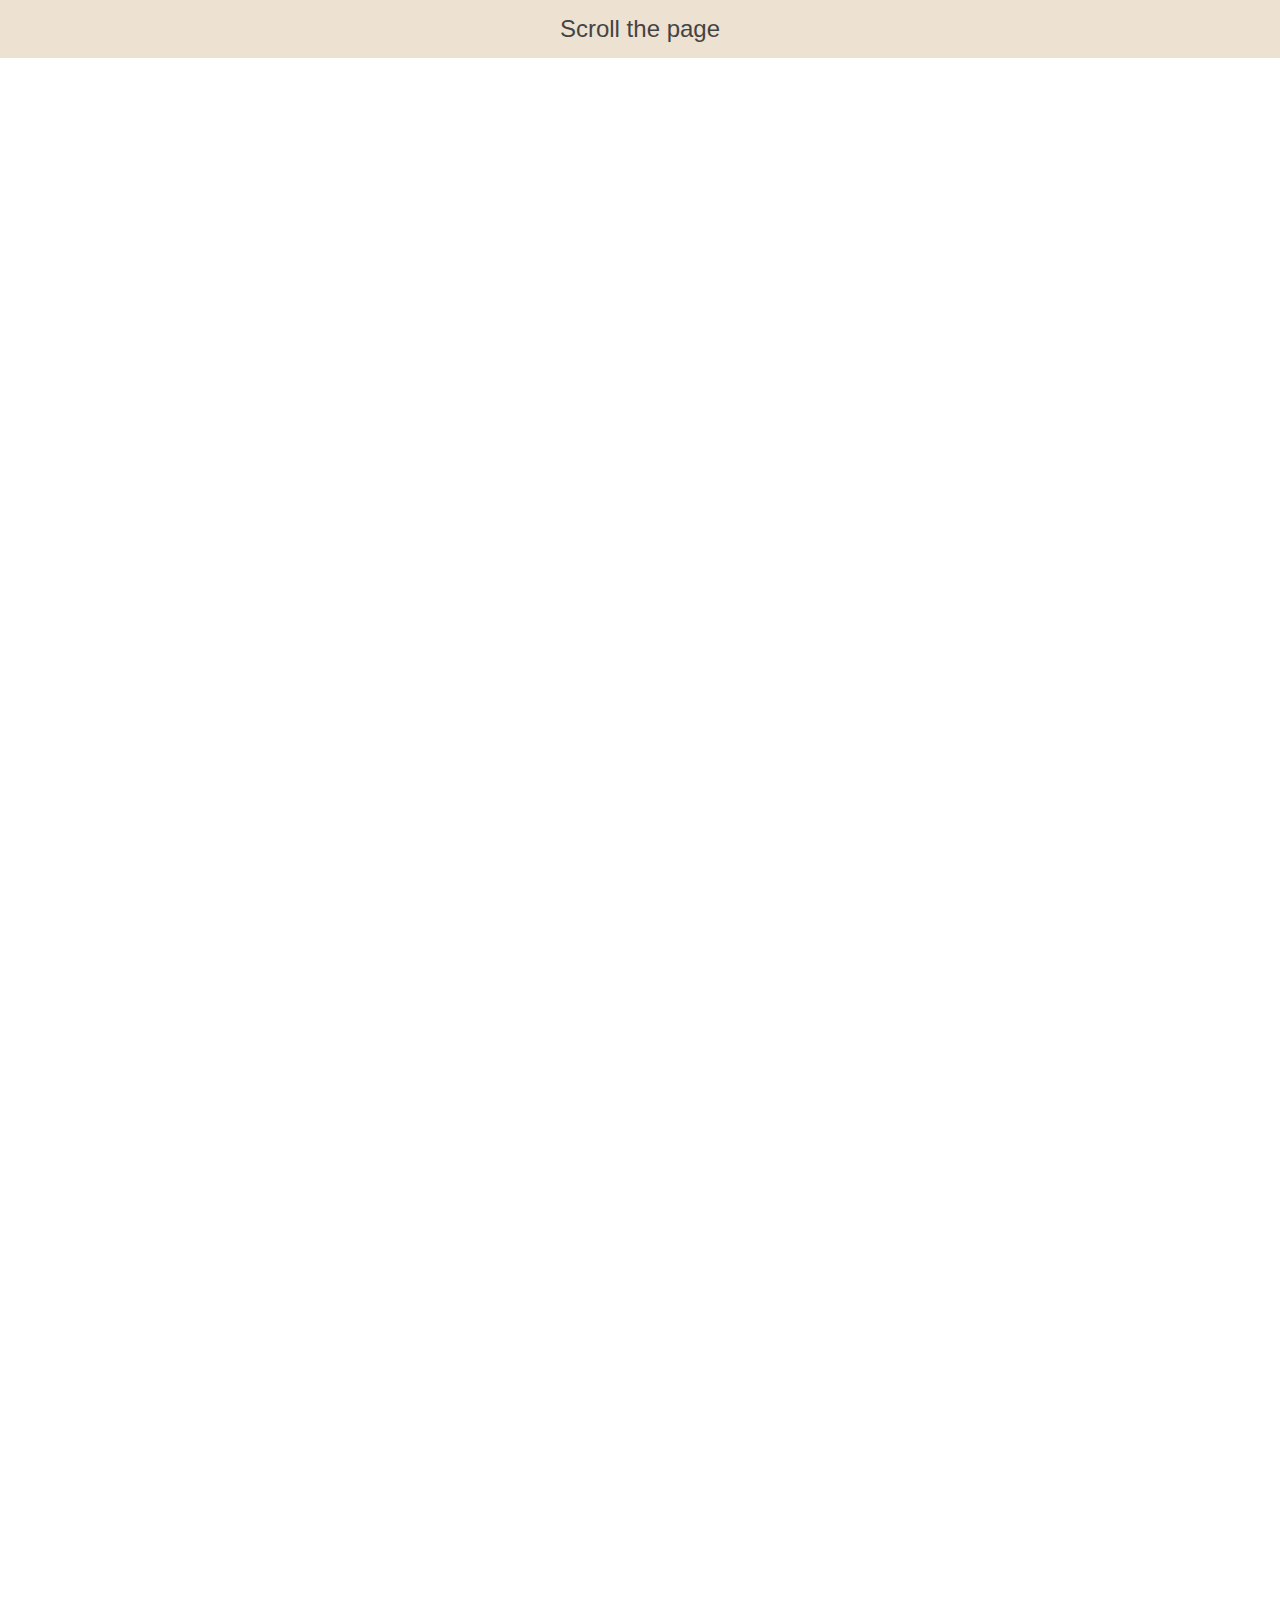
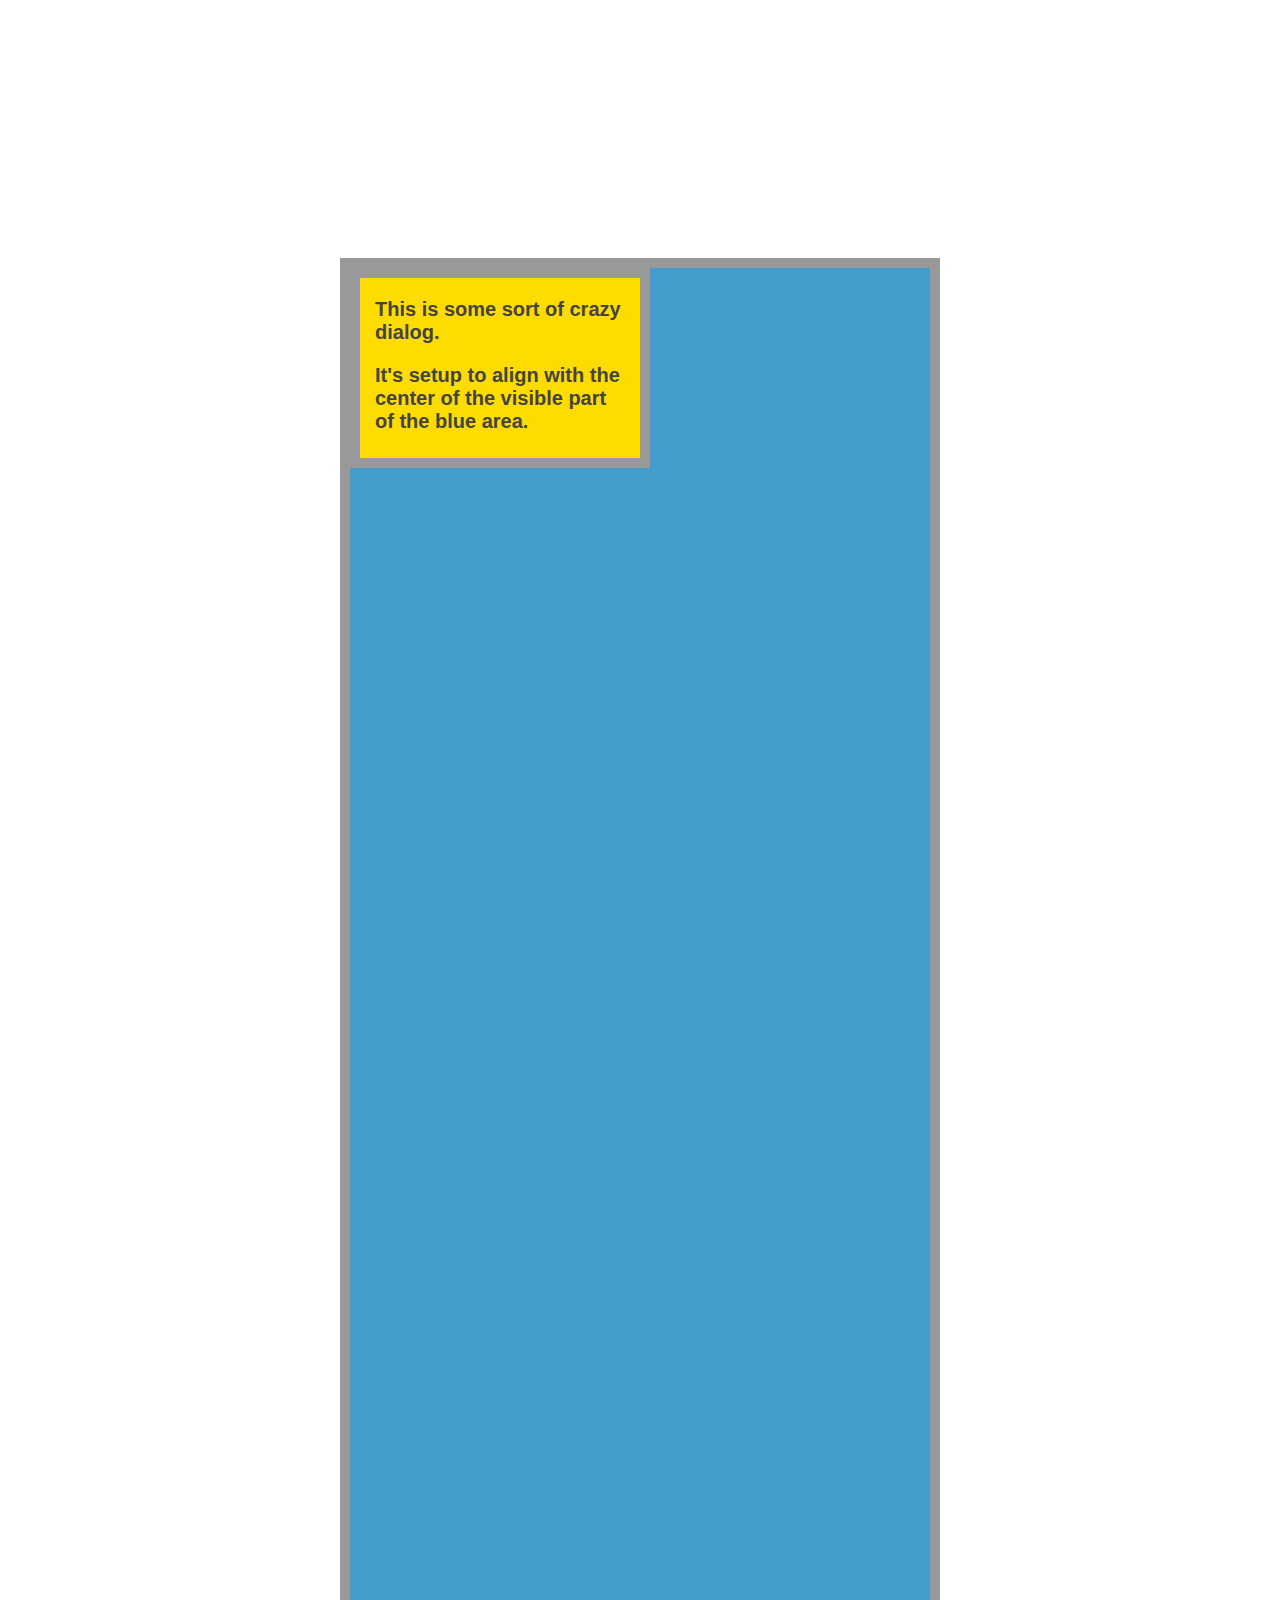
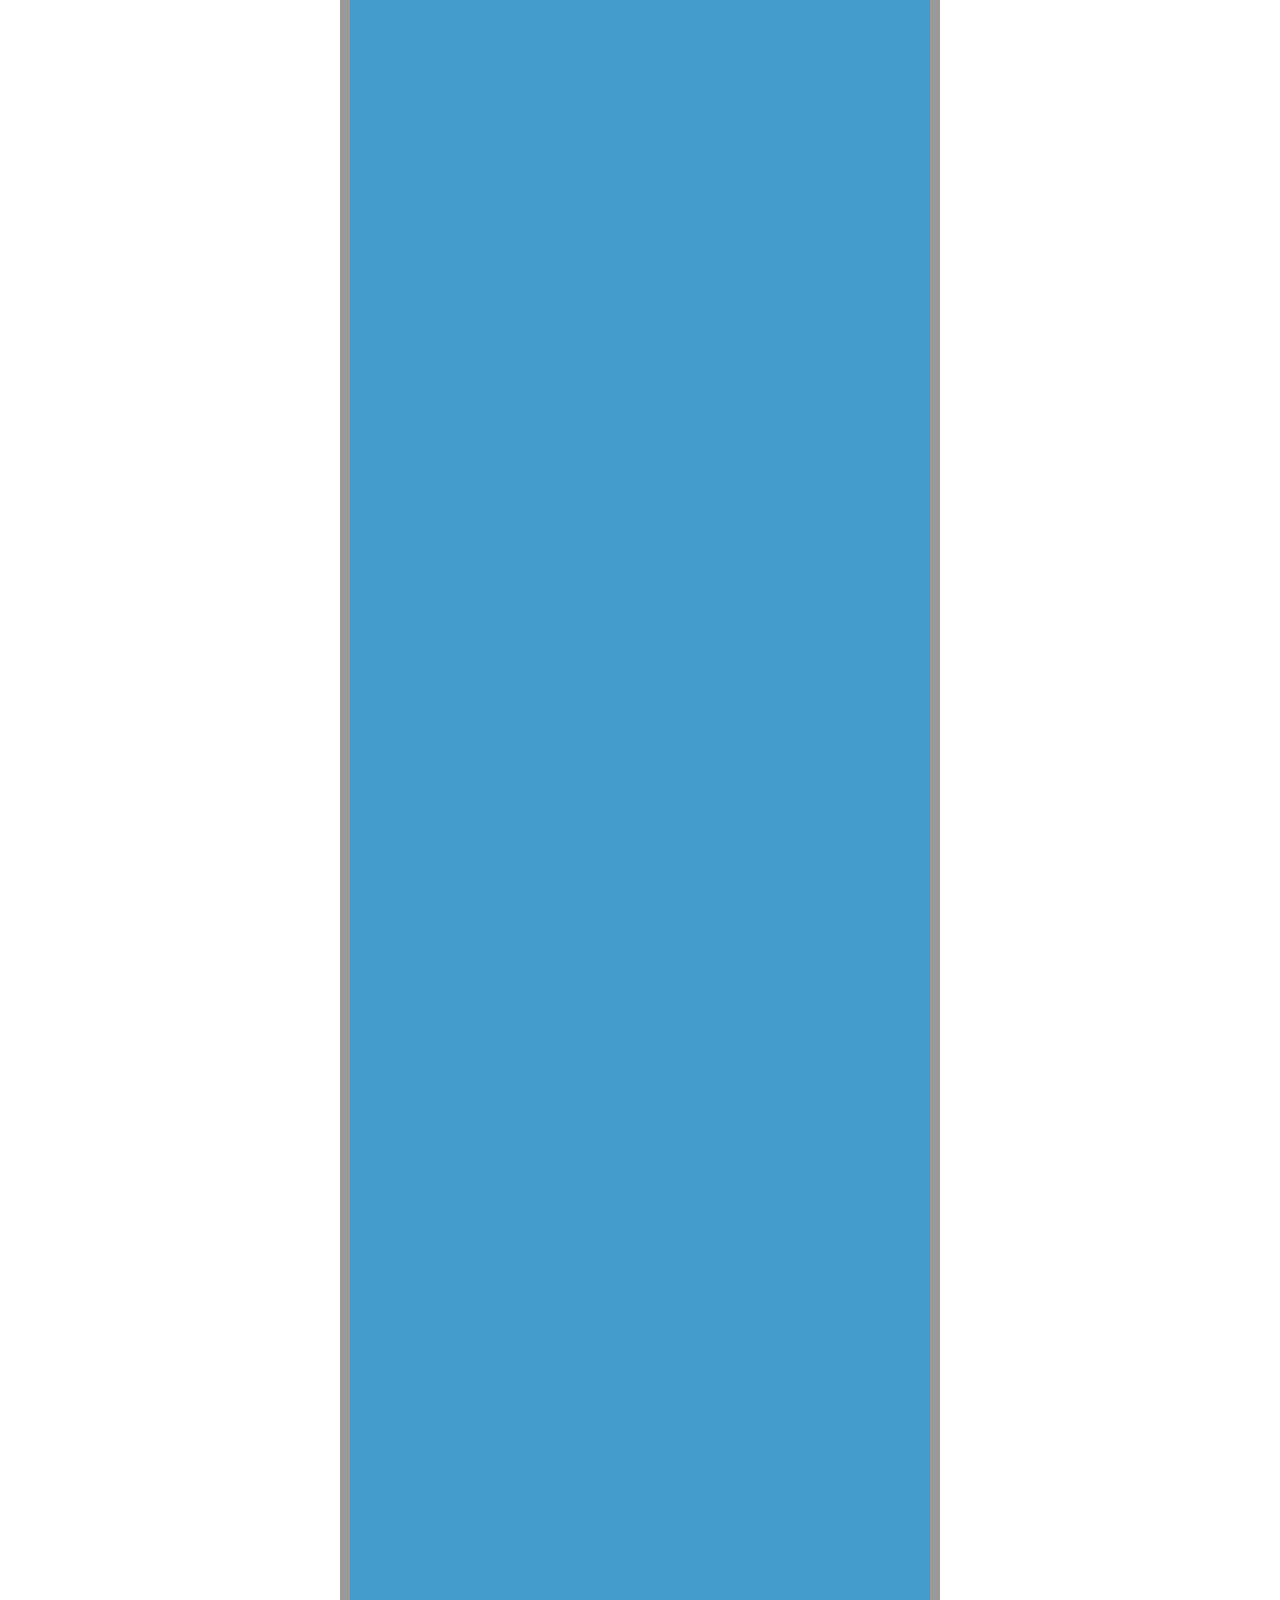
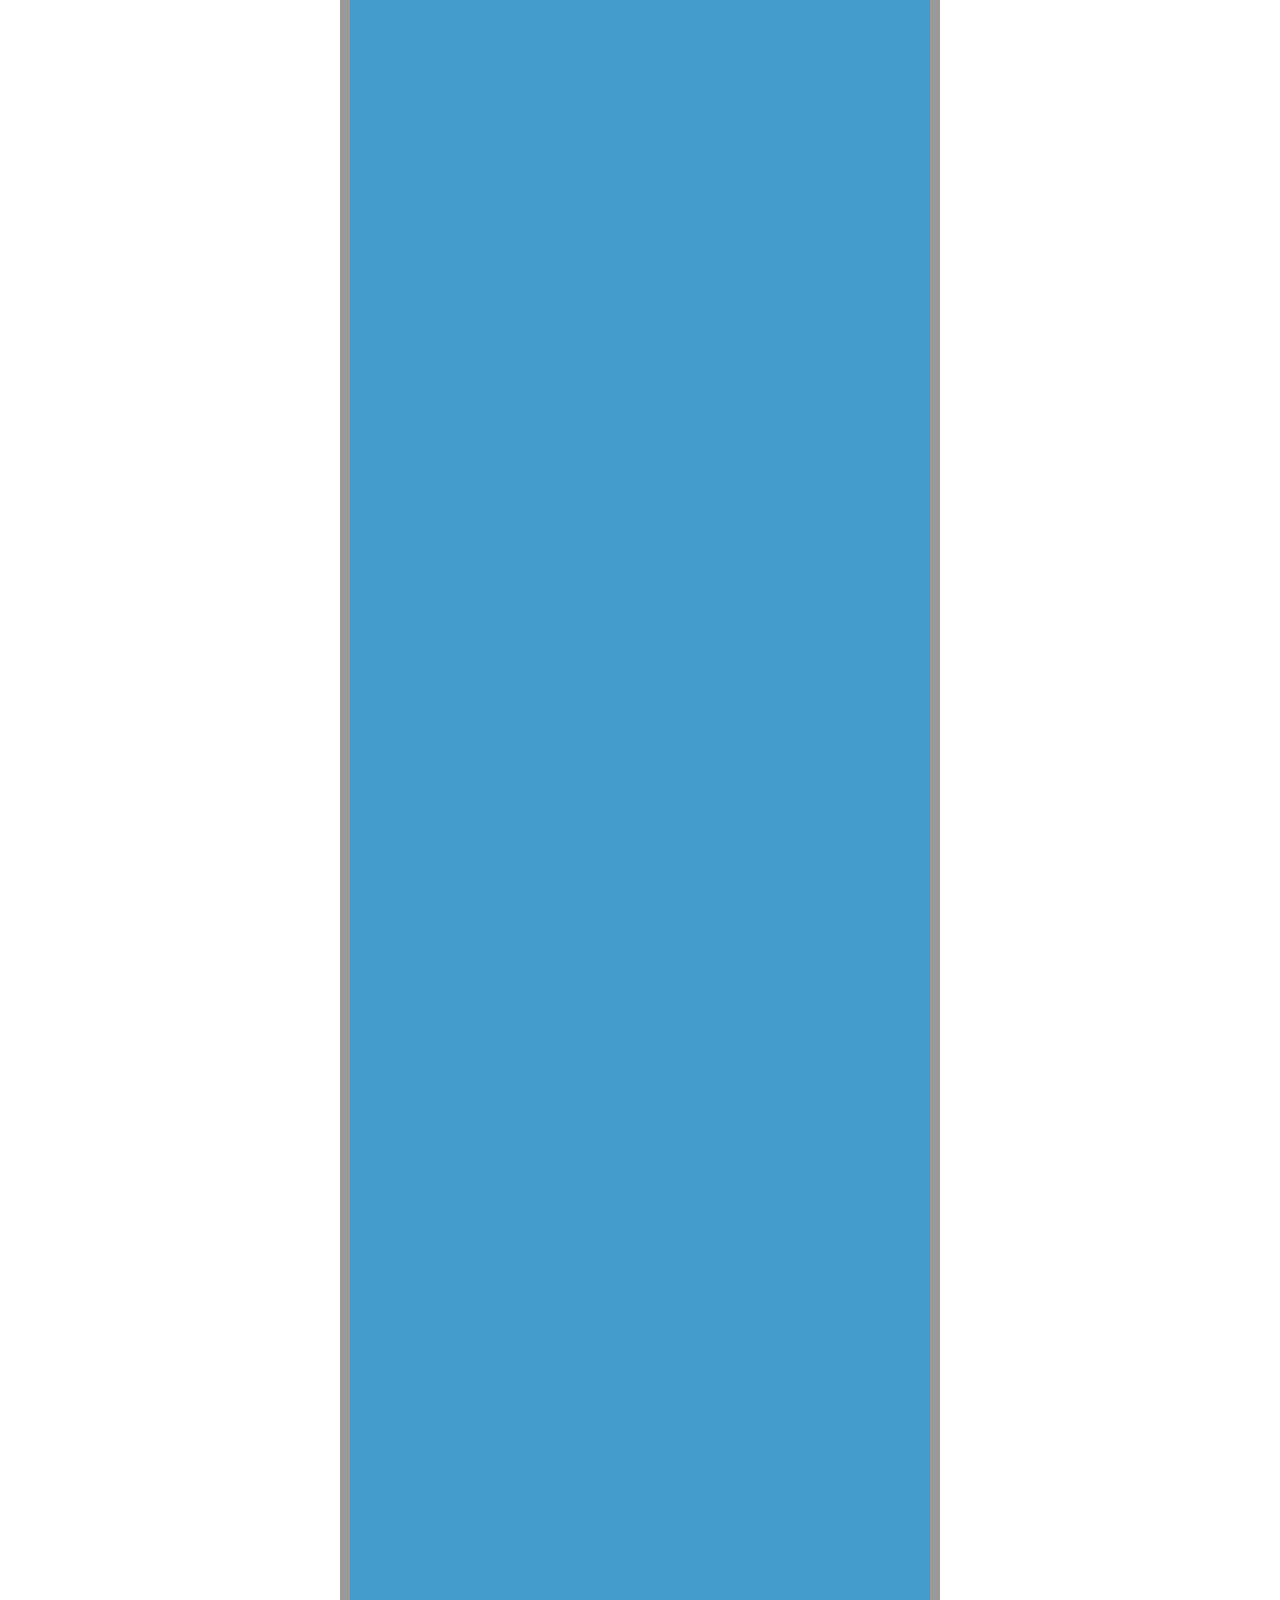
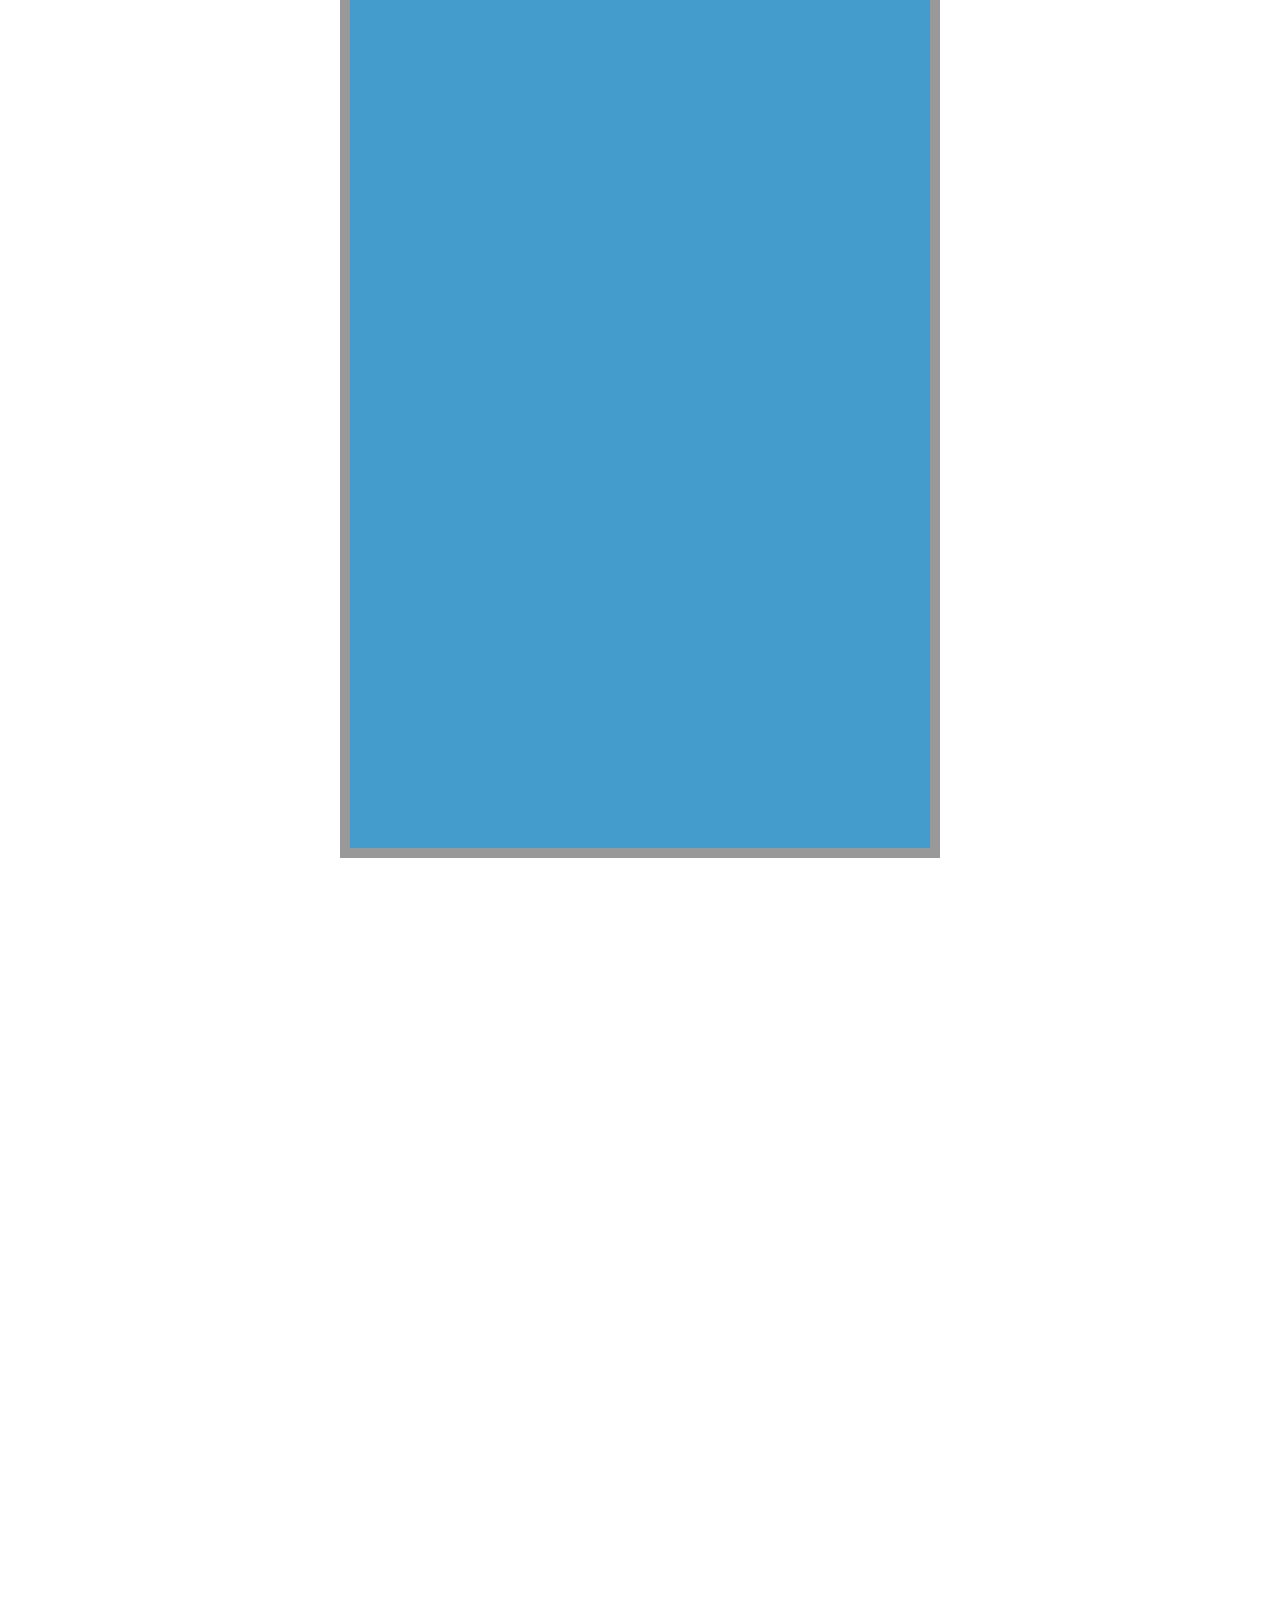
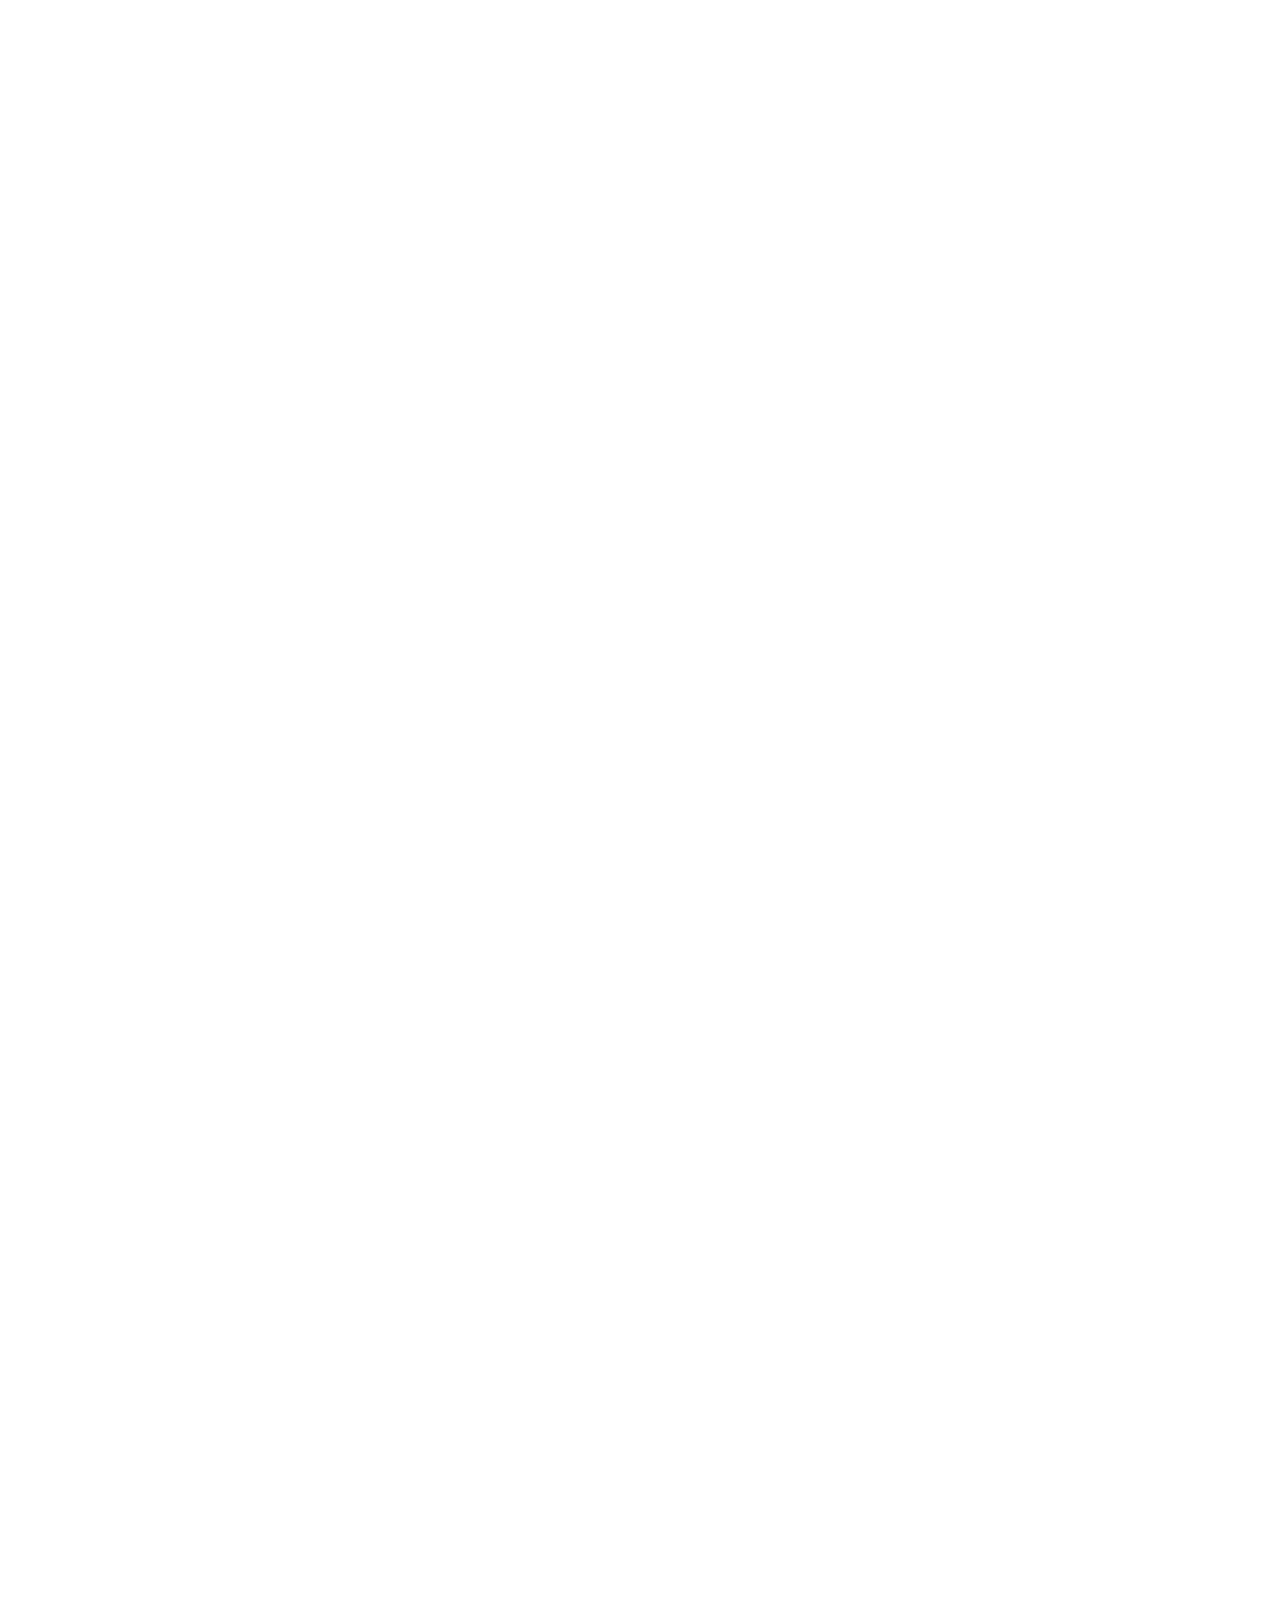
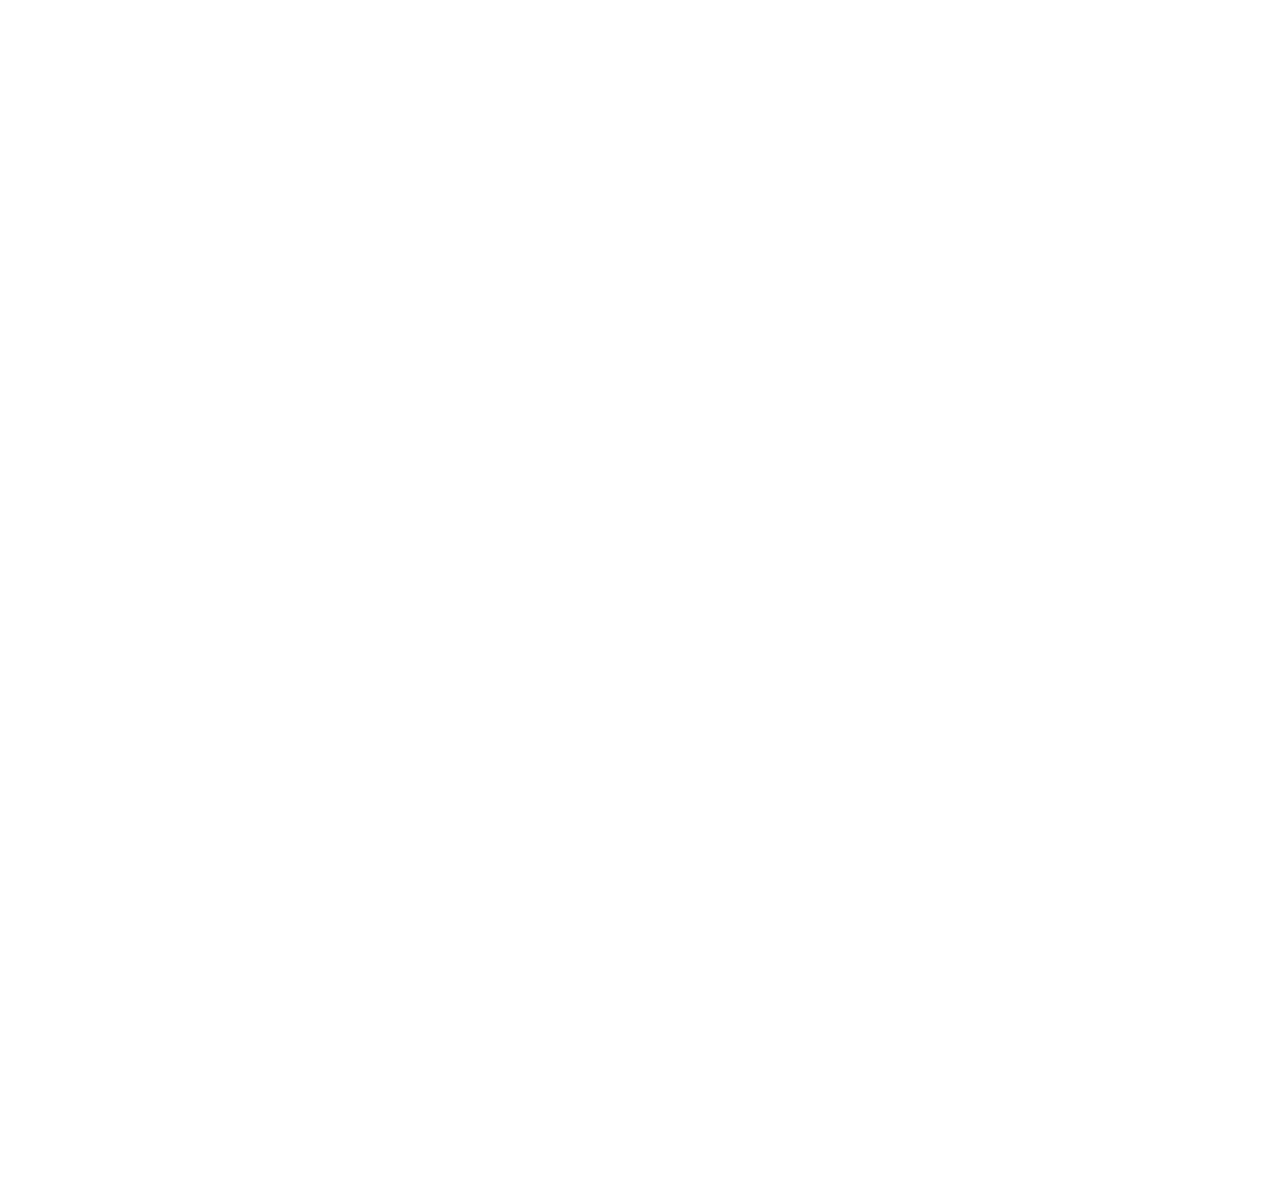
<file: js/tether-1.3.3/examples/content-visible/index.html>
<!DOCTYPE html>
<html>
    <head>
        <link rel="stylesheet" href="../resources/css/base.css" />
    </head>
    <body>

    <div class="instructions">Scroll the page</div>

    <style>
      .instructions {
        width: 100%;
        text-align: center;
        font-size: 24px;
        padding: 15px;
        background-color: rgba(210, 180, 140, 0.4);
      }

      * {
        box-sizing: border-box;
      }
      body {
        min-height: 1200vh;
        height: 100%;
      }

      .content-box {
        width: 600px;
        border: 10px solid #999;
        height: 600vh;
        background-color: #439CCC;
        margin: 200vh auto;
      }
      .element {
        border: 10px solid #999;
        background-color: #FFDC00;
        width: 300px;
        height: 200px;
        padding: 0 15px;
        font-size: 20px;
        font-weight: bold;
      }
    </style>

    <div class="content-box">
      <div class="element">
        <p>This is some sort of crazy dialog.</p>

        <p>It's setup to align with the center of the visible part of the blue area.</p>
      </div>
    </div>

    <script src="//github.hubspot.com/tether/dist/js/tether.js"></script>
    <script>
      new Tether({
        element: '.element',
        target: '.content-box',
        attachment: 'middle center',
        targetAttachment: 'middle center',
        targetModifier: 'visible'
      });
    </script>
  </body>
</html>
</file>
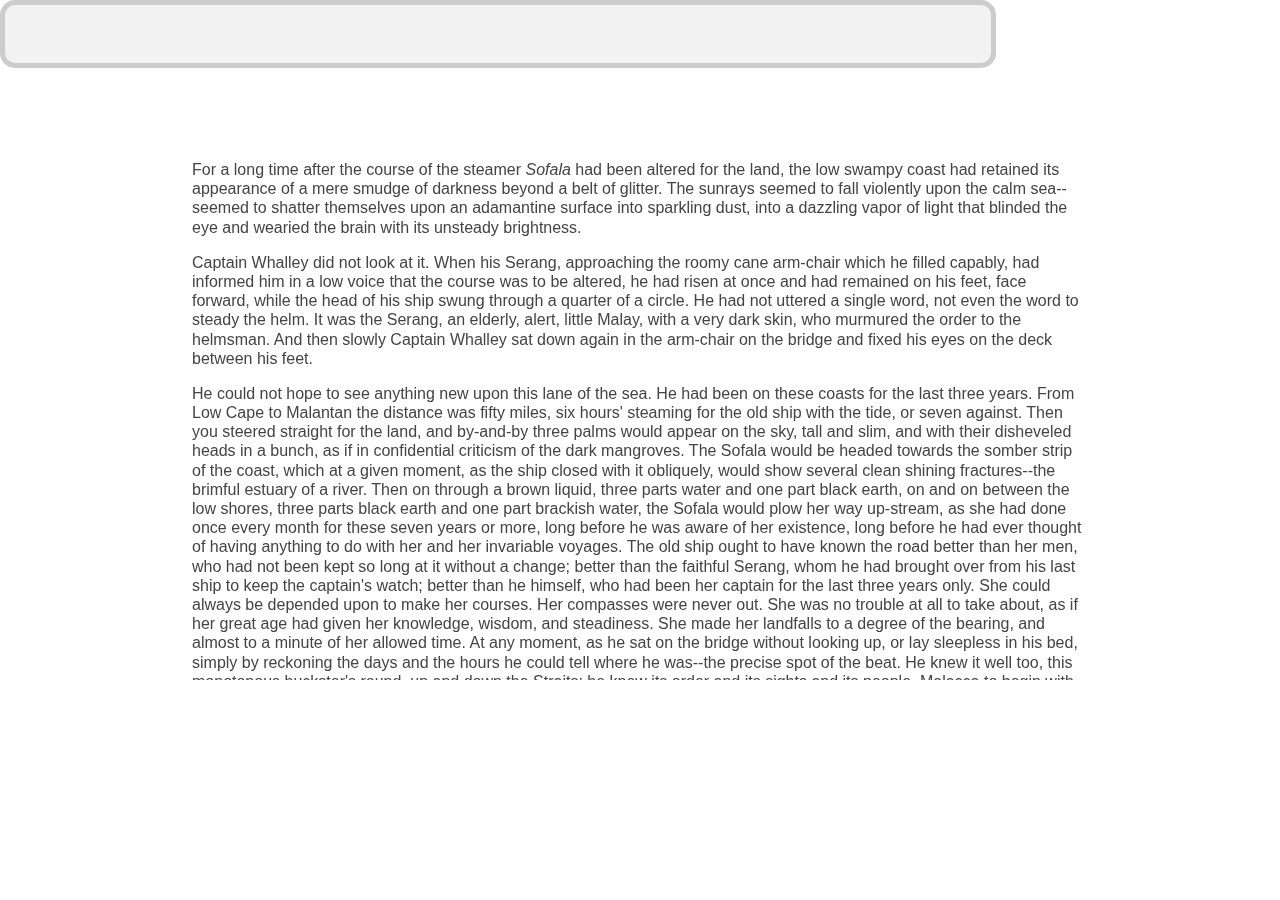
<file: js/tether-1.3.3/examples/element-scroll/index.html>
<!DOCTYPE html>
<html>
    <head>
      <link rel="stylesheet" href="../resources/css/base.css" />
    </head>
    <body>

    <div class="scroll">
      <p>For a long time after the course of the steamer <em>Sofala</em> had been
      altered for the land, the low swampy coast had retained its appearance
      of a mere smudge of darkness beyond a belt of glitter. The sunrays
      seemed to fall violently upon the calm sea--seemed to shatter themselves
      upon an adamantine surface into sparkling dust, into a dazzling vapor
      of light that blinded the eye and wearied the brain with its unsteady
      brightness.</p>

      <p>Captain Whalley did not look at it. When his Serang, approaching the
      roomy cane arm-chair which he filled capably, had informed him in a low
      voice that the course was to be altered, he had risen at once and had
      remained on his feet, face forward, while the head of his ship swung
      through a quarter of a circle. He had not uttered a single word, not
      even the word to steady the helm. It was the Serang, an elderly, alert,
      little Malay, with a very dark skin, who murmured the order to the
      helmsman. And then slowly Captain Whalley sat down again in the
      arm-chair on the bridge and fixed his eyes on the deck between his feet.</p>

      <p>He could not hope to see anything new upon this lane of the sea. He had
      been on these coasts for the last three years. From Low Cape to Malantan
      the distance was fifty miles, six hours' steaming for the old ship with
      the tide, or seven against. Then you steered straight for the land, and
      by-and-by three palms would appear on the sky, tall and slim, and with
      their disheveled heads in a bunch, as if in confidential criticism of
      the dark mangroves. The Sofala would be headed towards the somber
      strip of the coast, which at a given moment, as the ship closed with
      it obliquely, would show several clean shining fractures--the brimful
      estuary of a river. Then on through a brown liquid, three parts water
      and one part black earth, on and on between the low shores, three parts
      black earth and one part brackish water, the Sofala would plow her way
      up-stream, as she had done once every month for these seven years or
      more, long before he was aware of her existence, long before he had ever
      thought of having anything to do with her and her invariable voyages.
      The old ship ought to have known the road better than her men, who had
      not been kept so long at it without a change; better than the faithful
      Serang, whom he had brought over from his last ship to keep the
      captain's watch; better than he himself, who had been her captain for
      the last three years only. She could always be depended upon to make her
      courses. Her compasses were never out. She was no trouble at all to
      take about, as if her great age had given her knowledge, wisdom, and
      steadiness. She made her landfalls to a degree of the bearing, and
      almost to a minute of her allowed time. At any moment, as he sat on
      the bridge without looking up, or lay sleepless in his bed, simply by
      reckoning the days and the hours he could tell where he was--the precise
      spot of the beat. He knew it well too, this monotonous huckster's
      round, up and down the Straits; he knew its order and its sights and its
      people. Malacca to begin with, in at daylight and out at dusk, to cross
      over with a rigid phosphorescent wake this highway of the Far East.
      Darkness and gleams on the water, clear stars on a black sky, perhaps
      the lights of a home steamer keeping her unswerving course in the
      middle, or maybe the elusive shadow of a native craft with her mat sails
      flitting by silently--and the low land on the other side in sight
      at daylight. At noon the three palms of the next place of call, up a
      sluggish river. The only white man residing there was a retired young
      sailor, with whom he had become friendly in the course of many voyages.
      Sixty miles farther on there was another place of call, a deep bay with
      only a couple of houses on the beach. And so on, in and out, picking
      up coastwise cargo here and there, and finishing with a hundred miles'
      steady steaming through the maze of an archipelago of small islands up
      to a large native town at the end of the beat. There was a three days'
      rest for the old ship before he started her again in inverse order,
      seeing the same shores from another bearing, hearing the same voices
      in the same places, back again to the Sofala's port of registry on
      the great highway to the East, where he would take up a berth nearly
      opposite the big stone pile of the harbor office till it was time to
      start again on the old round of 1600 miles and thirty days. Not a very
      enterprising life, this, for Captain Whalley, Henry Whalley, otherwise
      Dare-devil Harry--Whalley of the Condor, a famous clipper in her day.
      No. Not a very enterprising life for a man who had served famous firms,
      who had sailed famous ships (more than one or two of them his own); who
      had made famous passages, had been the pioneer of new routes and new
      trades; who had steered across the unsurveyed tracts of the South Seas,
      and had seen the sun rise on uncharted islands. Fifty years at sea, and
      forty out in the East ("a pretty thorough apprenticeship," he used
      to remark smilingly), had made him honorably known to a generation of
      shipowners and merchants in all the ports from Bombay clear over to
      where the East merges into the West upon the coast of the two Americas.
      His fame remained writ, not very large but plain enough, on the
      Admiralty charts. Was there not somewhere between Australia and China a
      Whalley Island and a Condor Reef? On that dangerous coral formation the
      celebrated clipper had hung stranded for three days, her captain and
      crew throwing her cargo overboard with one hand and with the other, as
      it were, keeping off her a flotilla of savage war-canoes. At that time
      neither the island nor the reef had any official existence. Later the
      officers of her Majesty's steam vessel Fusilier, dispatched to make a
      survey of the route, recognized in the adoption of these two names the
      enterprise of the man and the solidity of the ship. Besides, as anyone
      who cares may see, the "General Directory," vol. ii. p. 410, begins the
      description of the "Malotu or Whalley Passage" with the words: "This
      advantageous route, first discovered in 1850 by Captain Whalley in the
      ship Condor," &amp;c., and ends by recommending it warmly to sailing vessels
      leaving the China ports for the south in the months from December to
      April inclusive.</p>

      <p>This was the clearest gain he had out of life. Nothing could rob him
      of this kind of fame. The piercing of the Isthmus of Suez, like the
      breaking of a dam, had let in upon the East a flood of new ships, new
      men, new methods of trade. It had changed the face of the Eastern seas
      and the very spirit of their life; so that his early experiences meant
      nothing whatever to the new generation of seamen.</p>

      <p>In those bygone days he had handled many thousands of pounds of his
      employers' money and of his own; he had attended faithfully, as by law
      a shipmaster is expected to do, to the conflicting interests of owners,
      charterers, and underwriters. He had never lost a ship or consented to
      a shady transaction; and he had lasted well, outlasting in the end the
      conditions that had gone to the making of his name. He had buried his
      wife (in the Gulf of Petchili), had married off his daughter to the man
      of her unlucky choice, and had lost more than an ample competence in the
      crash of the notorious Travancore and Deccan Banking Corporation, whose
      downfall had shaken the East like an earthquake. And he was sixty-five
      years old.</p>

      <p>His age sat lightly enough on him; and of his ruin he was not ashamed.
      He had not been alone to believe in the stability of the Banking
      Corporation. Men whose judgment in matters of finance was as expert as
      his seamanship had commended the prudence of his investments, and had
      themselves lost much money in the great failure. The only difference
      between him and them was that he had lost his all. And yet not his all.
      There had remained to him from his lost fortune a very pretty little
      bark, Fair Maid, which he had bought to occupy his leisure of a retired
      sailor--"to play with," as he expressed it himself.</p>

      <p>He had formally declared himself tired of the sea the year preceding his
      daughter's marriage. But after the young couple had gone to settle in
      Melbourne he found out that he could not make himself happy on shore. He
      was too much of a merchant sea-captain for mere yachting to satisfy him.
      He wanted the illusion of affairs; and his acquisition of the Fair
      Maid preserved the continuity of his life. He introduced her to his
      acquaintances in various ports as "my last command." When he grew too
      old to be trusted with a ship, he would lay her up and go ashore to be
      buried, leaving directions in his will to have the bark towed out and
      scuttled decently in deep water on the day of the funeral. His daughter
      would not grudge him the satisfaction of knowing that no stranger would
      handle his last command after him. With the fortune he was able to leave
      her, the value of a 500-ton bark was neither here nor there. All this
      would be said with a jocular twinkle in his eye: the vigorous old man
      had too much vitality for the sentimentalism of regret; and a little
      wistfully withal, because he was at home in life, taking a genuine
      pleasure in its feelings and its possessions; in the dignity of his
      reputation and his wealth, in his love for his daughter, and in his
      satisfaction with the ship--the plaything of his lonely leisure.</p>

      <p>He had the cabin arranged in accordance with his simple ideal of comfort
      at sea. A big bookcase (he was a great reader) occupied one side of his
      stateroom; the portrait of his late wife, a flat bituminous oil-painting
      representing the profile and one long black ringlet of a young woman,
      faced his bed-place. Three chronometers ticked him to sleep and greeted
      him on waking with the tiny competition of their beats. He rose at five
      every day. The officer of the morning watch, drinking his early cup
      of coffee aft by the wheel, would hear through the wide orifice of the
      copper ventilators all the splashings, blowings, and splutterings of
      his captain's toilet. These noises would be followed by a sustained
      deep murmur of the Lord's Prayer recited in a loud earnest voice. Five
      minutes afterwards the head and shoulders of Captain Whalley emerged
      out of the companion-hatchway. Invariably he paused for a while on the
      stairs, looking all round at the horizon; upwards at the trim of the
      sails; inhaling deep draughts of the fresh air. Only then he would step
      out on the poop, acknowledging the hand raised to the peak of the cap
      with a majestic and benign "Good morning to you." He walked the deck
      till eight scrupulously. Sometimes, not above twice a year, he had to
      use a thick cudgel-like stick on account of a stiffness in the hip--a
      slight touch of rheumatism, he supposed. Otherwise he knew nothing of
      the ills of the flesh. At the ringing of the breakfast bell he went
      below to feed his canaries, wind up the chronometers, and take the
      head of the table. From there he had before his eyes the big carbon
      photographs of his daughter, her husband, and two fat-legged babies
      --his grandchildren--set in black frames into the maplewood bulkheads
      of the cuddy. After breakfast he dusted the glass over these portraits
      himself with a cloth, and brushed the oil painting of his wife with a
      plumate kept suspended from a small brass hook by the side of the heavy
      gold frame. Then with the door of his stateroom shut, he would sit down
      on the couch under the portrait to read a chapter out of a thick pocket
      Bible--her Bible. But on some days he only sat there for half an hour
      with his finger between the leaves and the closed book resting on his
      knees. Perhaps he had remembered suddenly how fond of boat-sailing she
      used to be.</p>

      <p>She had been a real shipmate and a true woman too. It was like an
      article of faith with him that there never had been, and never could be,
      a brighter, cheerier home anywhere afloat or ashore than his home under
      the poop-deck of the Condor, with the big main cabin all white and gold,
      garlanded as if for a perpetual festival with an unfading wreath. She
      had decorated the center of every panel with a cluster of home flowers.
      It took her a twelvemonth to go round the cuddy with this labor of love.
      To him it had remained a marvel of painting, the highest achievement of
      taste and skill; and as to old Swinburne, his mate, every time he
      came down to his meals he stood transfixed with admiration before the
      progress of the work. You could almost smell these roses, he declared,
      sniffing the faint flavor of turpentine which at that time pervaded the
      saloon, and (as he confessed afterwards) made him somewhat less hearty
      than usual in tackling his food. But there was nothing of the sort to
      interfere with his enjoyment of her singing. "Mrs. Whalley is a regular
      out-and-out nightingale, sir," he would pronounce with a judicial air
      after listening profoundly over the skylight to the very end of the
      piece. In fine weather, in the second dog-watch, the two men could hear
      her trills and roulades going on to the accompaniment of the piano in
      the cabin. On the very day they got engaged he had written to London
      for the instrument; but they had been married for over a year before it
      reached them, coming out round the Cape. The big case made part of the
      first direct general cargo landed in Hong-kong harbor--an event that to
      the men who walked the busy quays of to-day seemed as hazily remote as
      the dark ages of history. But Captain Whalley could in a half hour of
      solitude live again all his life, with its romance, its idyl, and its
      sorrow. He had to close her eyes himself. She went away from under the
      ensign like a sailor's wife, a sailor herself at heart. He had read
      the service over her, out of her own prayer-book, without a break in his
      voice. When he raised his eyes he could see old Swinburne facing him
      with his cap pressed to his breast, and his rugged, weather-beaten,
      impassive face streaming with drops of water like a lump of chipped red
      granite in a shower. It was all very well for that old sea-dog to cry.
      He had to read on to the end; but after the splash he did not remember
      much of what happened for the next few days. An elderly sailor of the
      crew, deft at needlework, put together a mourning frock for the child
      out of one of her black skirts.</p>

      <p>He was not likely to forget; but you cannot dam up life like a sluggish
      stream. It will break out and flow over a man's troubles, it will close
      upon a sorrow like the sea upon a dead body, no matter how much love has
      gone to the bottom. And the world is not bad. People had been very
      kind to him; especially Mrs. Gardner, the wife of the senior partner
      in Gardner, Patteson, &amp; Co., the owners of the Condor. It was she who
      volunteered to look after the little one, and in due course took her to
      England (something of a journey in those days, even by the overland
      mail route) with her own girls to finish her education. It was ten years
      before he saw her again.</p>

      <p>As a little child she had never been frightened of bad weather; she
      would beg to be taken up on deck in the bosom of his oilskin coat to
      watch the big seas hurling themselves upon the Condor. The swirl and
      crash of the waves seemed to fill her small soul with a breathless
      delight. "A good boy spoiled," he used to say of her in joke. He had
      named her Ivy because of the sound of the word, and obscurely fascinated
      by a vague association of ideas. She had twined herself tightly round
      his heart, and he intended her to cling close to her father as to a
      tower of strength; forgetting, while she was little, that in the nature
      of things she would probably elect to cling to someone else. But
      he loved life well enough for even that event to give him a certain
      satisfaction, apart from his more intimate feeling of loss.</p>

      <p>After he had purchased the Fair Maid to occupy his loneliness, he
      hastened to accept a rather unprofitable freight to Australia simply for
      the opportunity of seeing his daughter in her own home. What made him
      dissatisfied there was not to see that she clung now to somebody else,
      but that the prop she had selected seemed on closer examination "a
      rather poor stick"--even in the matter of health. He disliked his
      son-in-law's studied civility perhaps more than his method of
      handling the sum of money he had given Ivy at her marriage. But of his
      apprehensions he said nothing. Only on the day of his departure, with
      the hall-door open already, holding her hands and looking steadily into
      her eyes, he had said, "You know, my dear, all I have is for you and the
      chicks. Mind you write to me openly." She had answered him by an almost
      imperceptible movement of her head. She resembled her mother in
      the color of her eyes, and in character--and also in this, that she
      understood him without many words.</p>

      <p>Sure enough she had to write; and some of these letters made Captain
      Whalley lift his white eye-brows. For the rest he considered he was
      reaping the true reward of his life by being thus able to produce on
      demand whatever was needed. He had not enjoyed himself so much in a
      way since his wife had died. Characteristically enough his son-in-law's
      punctuality in failure caused him at a distance to feel a sort of
      kindness towards the man. The fellow was so perpetually being jammed on
      a lee shore that to charge it all to his reckless navigation would be
      manifestly unfair. No, no! He knew well what that meant. It was bad
      luck. His own had been simply marvelous, but he had seen in his life too
      many good men--seamen and others--go under with the sheer weight of bad
      luck not to recognize the fatal signs. For all that, he was cogitating
      on the best way of tying up very strictly every penny he had to leave,
      when, with a preliminary rumble of rumors (whose first sound reached
      him in Shanghai as it happened), the shock of the big failure came;
      and, after passing through the phases of stupor, of incredulity, of
      indignation, he had to accept the fact that he had nothing to speak of
      to leave.</p>

      <p>Upon that, as if he had only waited for this catastrophe, the unlucky
      man, away there in Melbourne, gave up his unprofitable game, and sat
      down--in an invalid's bath-chair at that too. "He will never walk
      again," wrote the wife. For the first time in his life Captain Whalley
      was a bit staggered.</p>

      <p>The Fair Maid had to go to work in bitter earnest now. It was no longer
      a matter of preserving alive the memory of Dare-devil Harry Whalley in
      the Eastern Seas, or of keeping an old man in pocket-money and clothes,
      with, perhaps, a bill for a few hundred first-class cigars thrown in at
      the end of the year. He would have to buckle-to, and keep her going hard
      on a scant allowance of gilt for the ginger-bread scrolls at her stem
      and stern.</p>

      <p>This necessity opened his eyes to the fundamental changes of the world.
      Of his past only the familiar names remained, here and there, but
      the things and the men, as he had known them, were gone. The name of
      Gardner, Patteson, &amp; Co. was still displayed on the walls of warehouses
      by the waterside, on the brass plates and window-panes in the business
      quarters of more than one Eastern port, but there was no longer a
      Gardner or a Patteson in the firm. There was no longer for Captain
      Whalley an arm-chair and a welcome in the private office, with a bit of
      business ready to be put in the way of an old friend, for the sake of
      bygone services. The husbands of the Gardner girls sat behind the desks
      in that room where, long after he had left the employ, he had kept his
      right of entrance in the old man's time. Their ships now had yellow
      funnels with black tops, and a time-table of appointed routes like a
      confounded service of tramways. The winds of December and June were all
      one to them; their captains (excellent young men he doubted not) were,
      to be sure, familiar with Whalley Island, because of late years the
      Government had established a white fixed light on the north end (with
      a red danger sector over the Condor Reef), but most of them would have
      been extremely surprised to hear that a flesh-and-blood Whalley still
      existed--an old man going about the world trying to pick up a cargo here
      and there for his little bark.</p>

      <p>And everywhere it was the same. Departed the men who would have nodded
      appreciatively at the mention of his name, and would have thought
      themselves bound in honor to do something for Dare-devil Harry Whalley.
      Departed the opportunities which he would have known how to seize; and
      gone with them the white-winged flock of clippers that lived in the
      boisterous uncertain life of the winds, skimming big fortunes out of
      the foam of the sea. In a world that pared down the profits to an
      irreducible minimum, in a world that was able to count its disengaged
      tonnage twice over every day, and in which lean charters were snapped up
      by cable three months in advance, there were no chances of fortune for
      an individual wandering haphazard with a little bark--hardly indeed any
      room to exist.</p>

      <p>He found it more difficult from year to year. He suffered greatly from
      the smallness of remittances he was able to send his daughter. Meantime
      he had given up good cigars, and even in the matter of inferior cheroots
      limited himself to six a day. He never told her of his difficulties, and
      she never enlarged upon her struggle to live. Their confidence in each
      other needed no explanations, and their perfect understanding endured
      without protestations of gratitude or regret. He would have been shocked
      if she had taken it into her head to thank him in so many words, but
      he found it perfectly natural that she should tell him she needed two
      hundred pounds.</p>

      <p>He had come in with the Fair Maid in ballast to look for a freight in
      the Sofala's port of registry, and her letter met him there. Its tenor
      was that it was no use mincing matters. Her only resource was in opening
      a boarding-house, for which the prospects, she judged, were good. Good
      enough, at any rate, to make her tell him frankly that with two hundred
      pounds she could make a start. He had torn the envelope open, hastily,
      on deck, where it was handed to him by the ship-chandler's runner, who
      had brought his mail at the moment of anchoring. For the second time
      in his life he was appalled, and remained stock-still at the cabin door
      with the paper trembling between his fingers. Open a boarding-house! Two
      hundred pounds for a start! The only resource! And he did not know where
      to lay his hands on two hundred pence.</p>

      <p>All that night Captain Whalley walked the poop of his anchored ship, as
      though he had been about to close with the land in thick weather, and
      uncertain of his position after a run of many gray days without a sight
      of sun, moon, or stars. The black night twinkled with the guiding lights
      of seamen and the steady straight lines of lights on shore; and all
      around the Fair Maid the riding lights of ships cast trembling trails
      upon the water of the roadstead. Captain Whalley saw not a gleam
      anywhere till the dawn broke and he found out that his clothing was
      soaked through with the heavy dew.</p>

      <p>His ship was awake. He stopped short, stroked his wet beard, and
      descended the poop ladder backwards, with tired feet. At the sight
      of him the chief officer, lounging about sleepily on the quarterdeck,
      remained open-mouthed in the middle of a great early-morning yawn.</p>

      <p>"Good morning to you," pronounced Captain Whalley solemnly, passing into
      the cabin. But he checked himself in the doorway, and without looking
      back, "By the bye," he said, "there should be an empty wooden case put
      away in the lazarette. It has not been broken up--has it?"</p>

      <p>The mate shut his mouth, and then asked as if dazed, "What empty case,
      sir?"</p>

      <p>"A big flat packing-case belonging to that painting in my room. Let it
      be taken up on deck and tell the carpenter to look it over. I may want
      to use it before long."</p>

      <p>The chief officer did not stir a limb till he had heard the door of the
      captain's state-room slam within the cuddy. Then he beckoned aft the
      second mate with his forefinger to tell him that there was something "in
      the wind."</p>

      <p>When the bell rang Captain Whalley's authoritative voice boomed out
      through a closed door, "Sit down and don't wait for me." And his
      impressed officers took their places, exchanging looks and whispers
      across the table. What! No breakfast? And after apparently knocking
      about all night on deck, too! Clearly, there was something in the wind.
      In the skylight above their heads, bowed earnestly over the plates,
      three wire cages rocked and rattled to the restless jumping of the
      hungry canaries; and they could detect the sounds of their "old
      man's" deliberate movements within his state-room. Captain Whalley was
      methodically winding up the chronometers, dusting the portrait of
      his late wife, getting a clean white shirt out of the drawers, making
      himself ready in his punctilious unhurried manner to go ashore. He could
      not have swallowed a single mouthful of food that morning. He had made
      up his mind to sell the Fair Maid.</p>
    </div>

    <div class="pointer"></div>

    <style>
      body {
        cursor: pointer;
      }
      .scroll {
        height: 80vh;
        width: 80vw;
        max-height: 600px;
        position: fixed;
        top: 5em;
        left: 10vw;

        overflow-y: scroll;
        padding: 4em;
        box-sizing: border-box;
        line-height: 1.2;
      }
      .scroll::-webkit-scrollbar, .scroll::-webkit-scrollbar-track, .scroll::-webkit-scrollbar-thumb {
        display: none;
      }

      .pointer {
        height: 3.6em;
        width: 77vw;
        border: 5px solid #CCC;
        border-radius: 15px;
        background-color: rgba(0, 0, 0, 0.05);
        pointer-events: none;
      }
      .highlight {
        background-color: rgba(255, 255, 0, 0.3);
      }
      .hover {
        background-color: rgba(0, 255, 255, 0.2);
      }
    </style>

    <script src="//github.hubspot.com/tether/dist/js/tether.js"></script>
    <script>
      var pointer = document.querySelector('.pointer');
      var scroll = document.querySelector('.scroll');

      // This creates the pointer tether and links it up
      // with the scroll handle
      new Tether({
        element: pointer,
        target: scroll,
        attachment: 'middle right',
        targetAttachment: 'middle left',
        targetModifier: 'scroll-handle'
      });

      // Everything after this is for the highlighting effect
      var paras = document.querySelectorAll('p');
      for(var i=paras.length; i--;){
        var sents = paras[i].innerHTML.split('.');
        for (var j=sents.length; j--;){
          if (sents[j].trim().length)
            sents[j] = '<span>' + sents[j] + '.</span>';
        }
        paras[i].innerHTML = sents.join('');
      }

      var spans = document.querySelectorAll('p span');

      function highlight(){
        if (!spans) return;

        var bar = pointer.getBoundingClientRect();

        for (var i=spans.length; i--;){
          var coord = spans[i].getBoundingClientRect();

          if (bar.top < coord.top && bar.bottom > coord.top){
            spans[i].classList.add('hover');
          } else if (spans[i].classList.contains('hover')) {
            spans[i].classList.remove('hover');
          }
        }

        requestAnimationFrame(highlight);
      }

      highlight();

      document.body.addEventListener('click', function(){
        var els = document.querySelectorAll('.hover');
        for (var i=els.length; i--;)
          els[i].classList.toggle('highlight');
      });
    </script>
  </body>
</html>
</file>
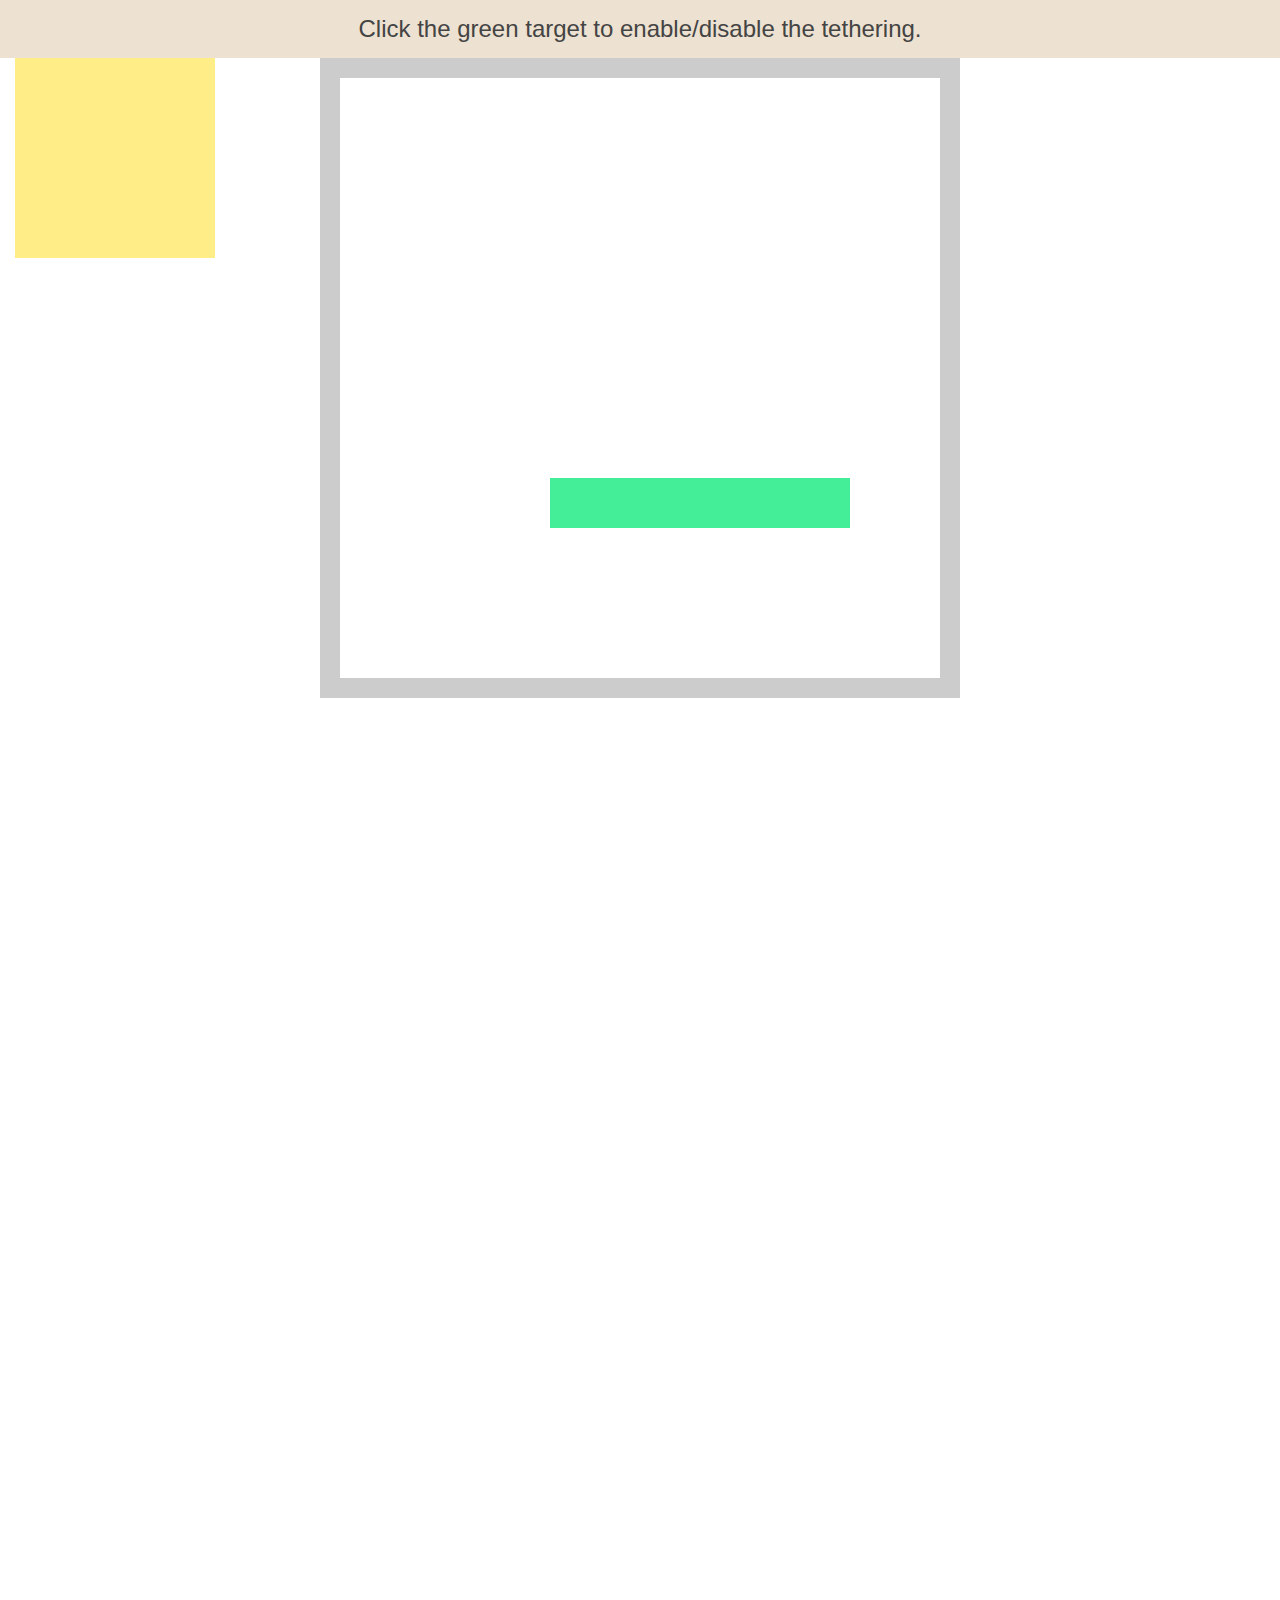
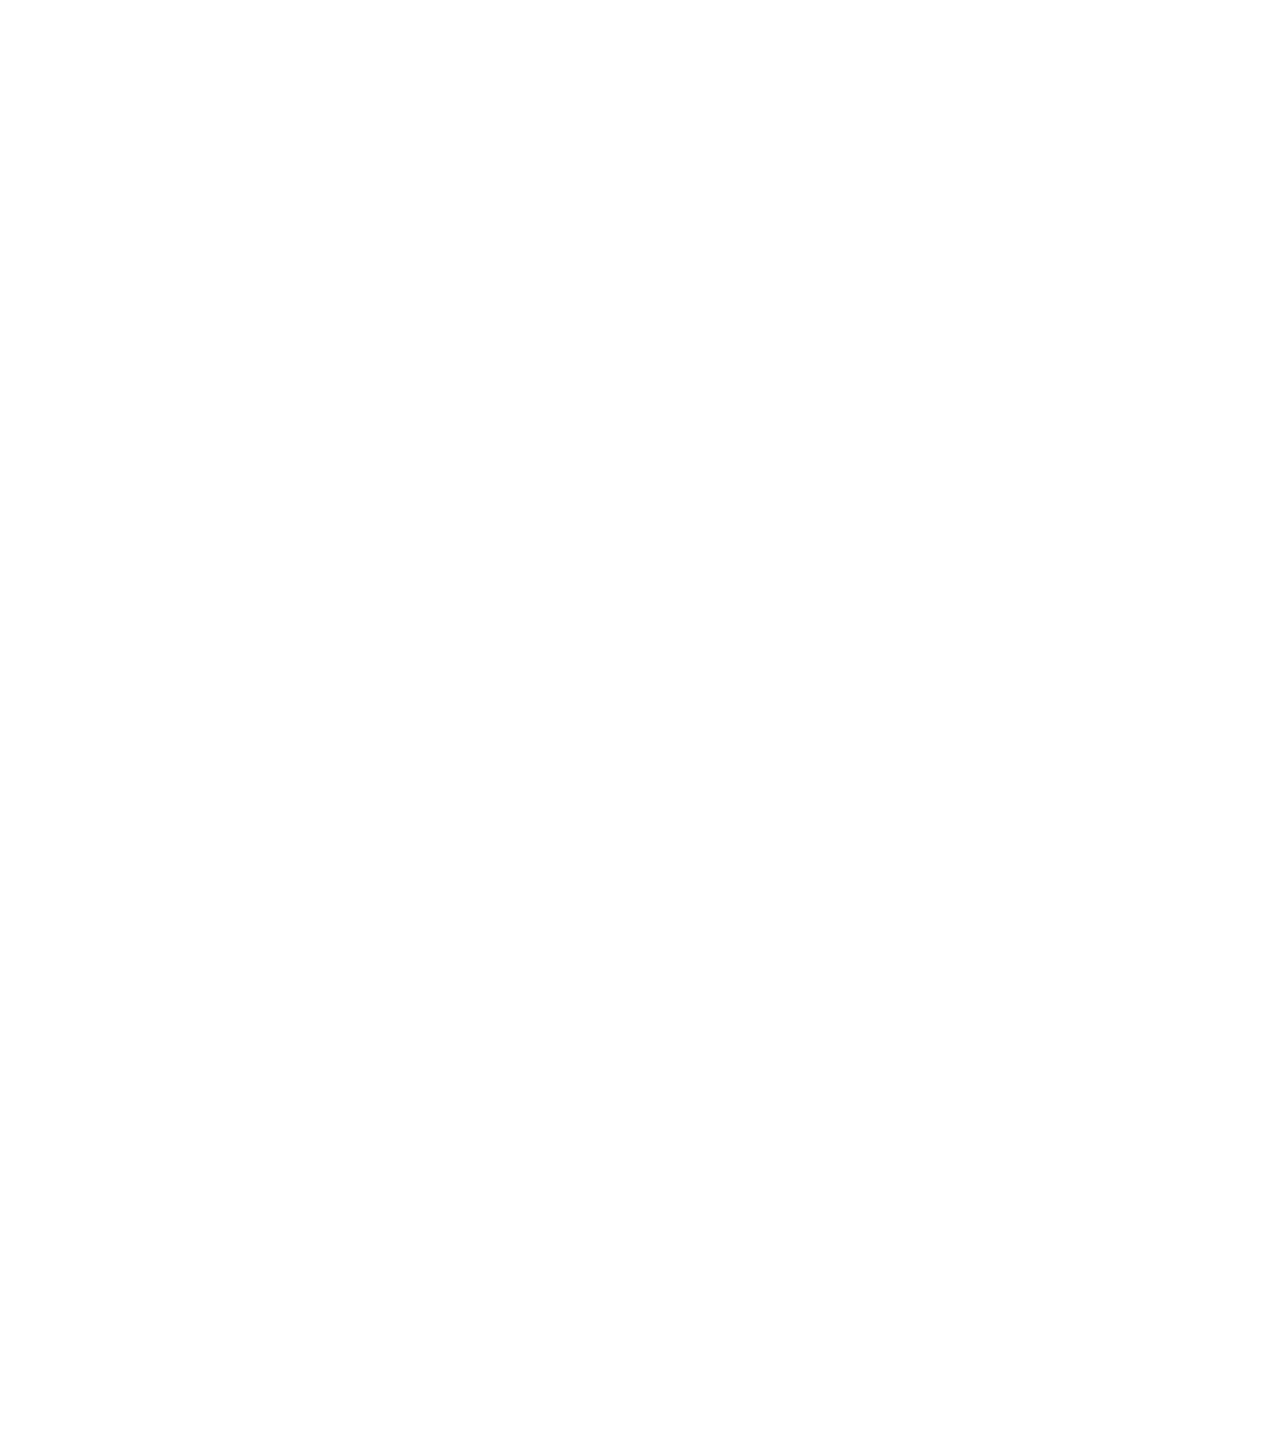
<file: js/tether-1.3.3/examples/enable-disable/index.html>
<!DOCTYPE html>
<html>
    <head>
        <meta charset="utf-8">
        <meta http-equiv="X-UA-Compatible" content="chrome=1">
        <meta name="viewport" content="width=device-width, initial-scale=1, user-scalable=no">
        <link rel="stylesheet" href="../resources/css/base.css" />
        <link rel="stylesheet" href="../common/css/style.css" />
    </head>
    <body>
        <div class="instructions">Click the green target to enable/disable the tethering.</div>

        <div class="element"></div>
        <div class="container">
            <div class="pad"></div>
            <div class="target"></div>
            <div class="pad"></div>
        </div>

        <script src="//github.hubspot.com/tether/dist/js/tether.js"></script>
        <script>
            var tether = new Tether({
                element: '.element',
                target: '.target',
                attachment: 'top left',
                targetAttachment: 'top right'
            });

            document.querySelector('.target').addEventListener('click', function(){
                if (tether.enabled)
                    tether.disable();
                else
                    tether.enable();
            });
        </script>
    </body>
</html>
</file>
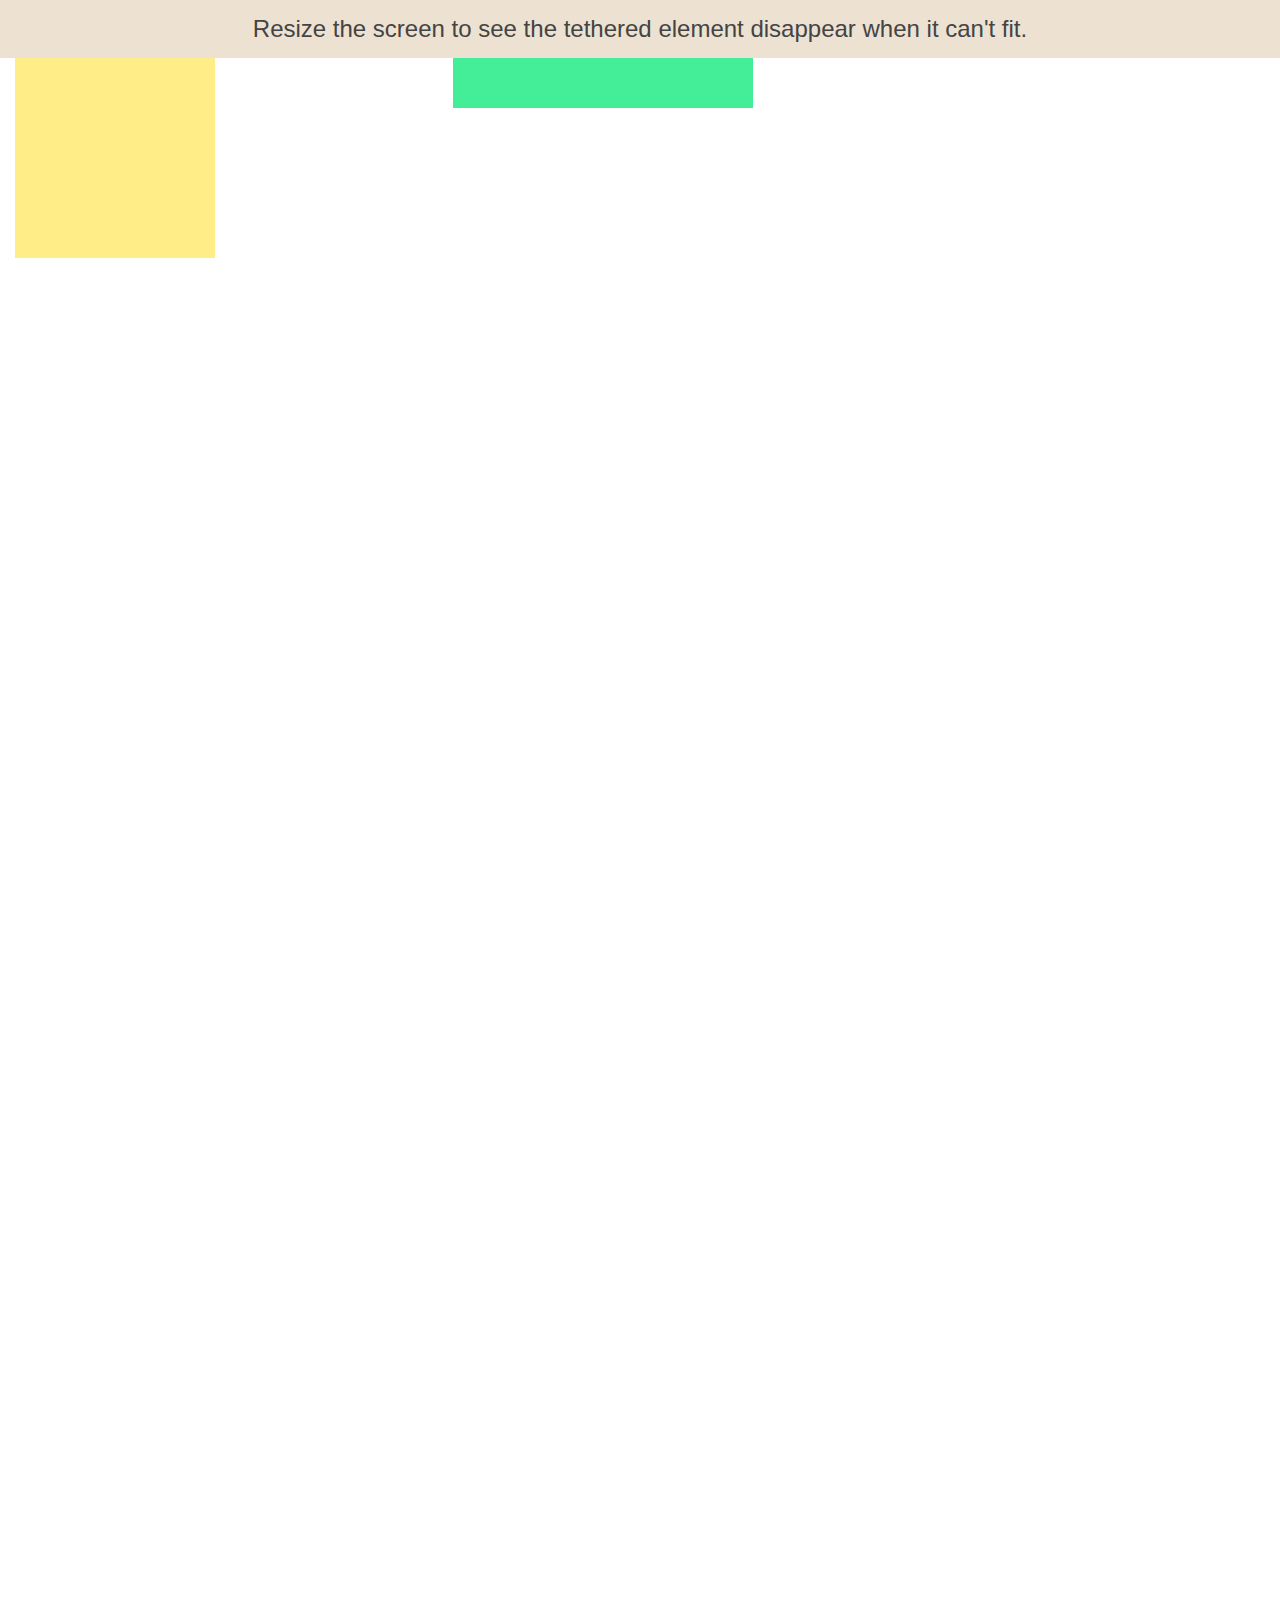
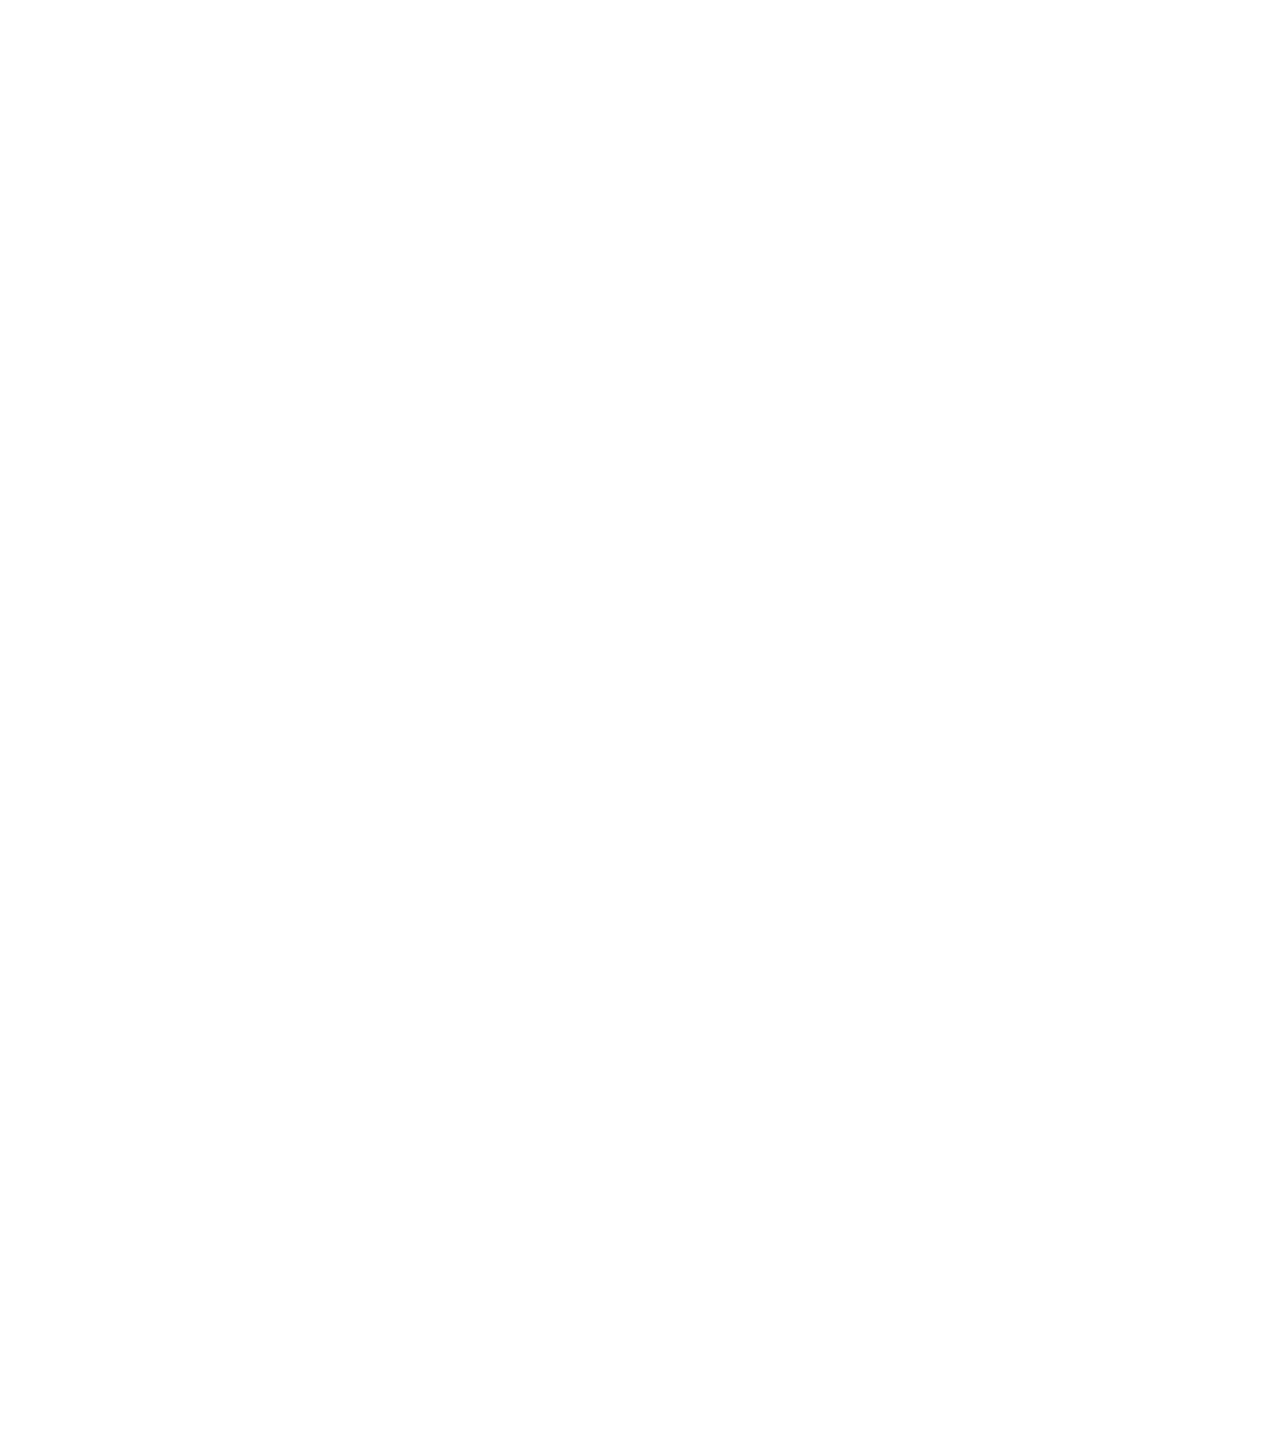
<file: js/tether-1.3.3/examples/out-of-bounds/index.html>
<!DOCTYPE html>
<html>
    <head>
        <meta charset="utf-8">
        <meta http-equiv="X-UA-Compatible" content="chrome=1">
        <meta name="viewport" content="width=device-width, initial-scale=1, user-scalable=no">
        <link rel="stylesheet" href="../resources/css/base.css" />
        <link rel="stylesheet" href="../common/css/style.css" />
        <style>
            .tether-element.tether-out-of-bounds {
                display: none;
            }
        </style>
    </head>
    <body>
        <div class="instructions">Resize the screen to see the tethered element disappear when it can't fit.</div>

        <div class="element"></div>
        <div class="target"></div>

        <script src="//github.hubspot.com/tether/dist/js/tether.js"></script>
        <script>
            var tether = new Tether({
                element: '.element',
                target: '.target',
                attachment: 'top left',
                targetAttachment: 'top right',
                constraints: [{
                    to: 'window',
                    attachment: 'together'
                }]
            });
            tether.on('update', function(event) {
                console.log(event);
            });
        </script>
    </body>
</html>
</file>
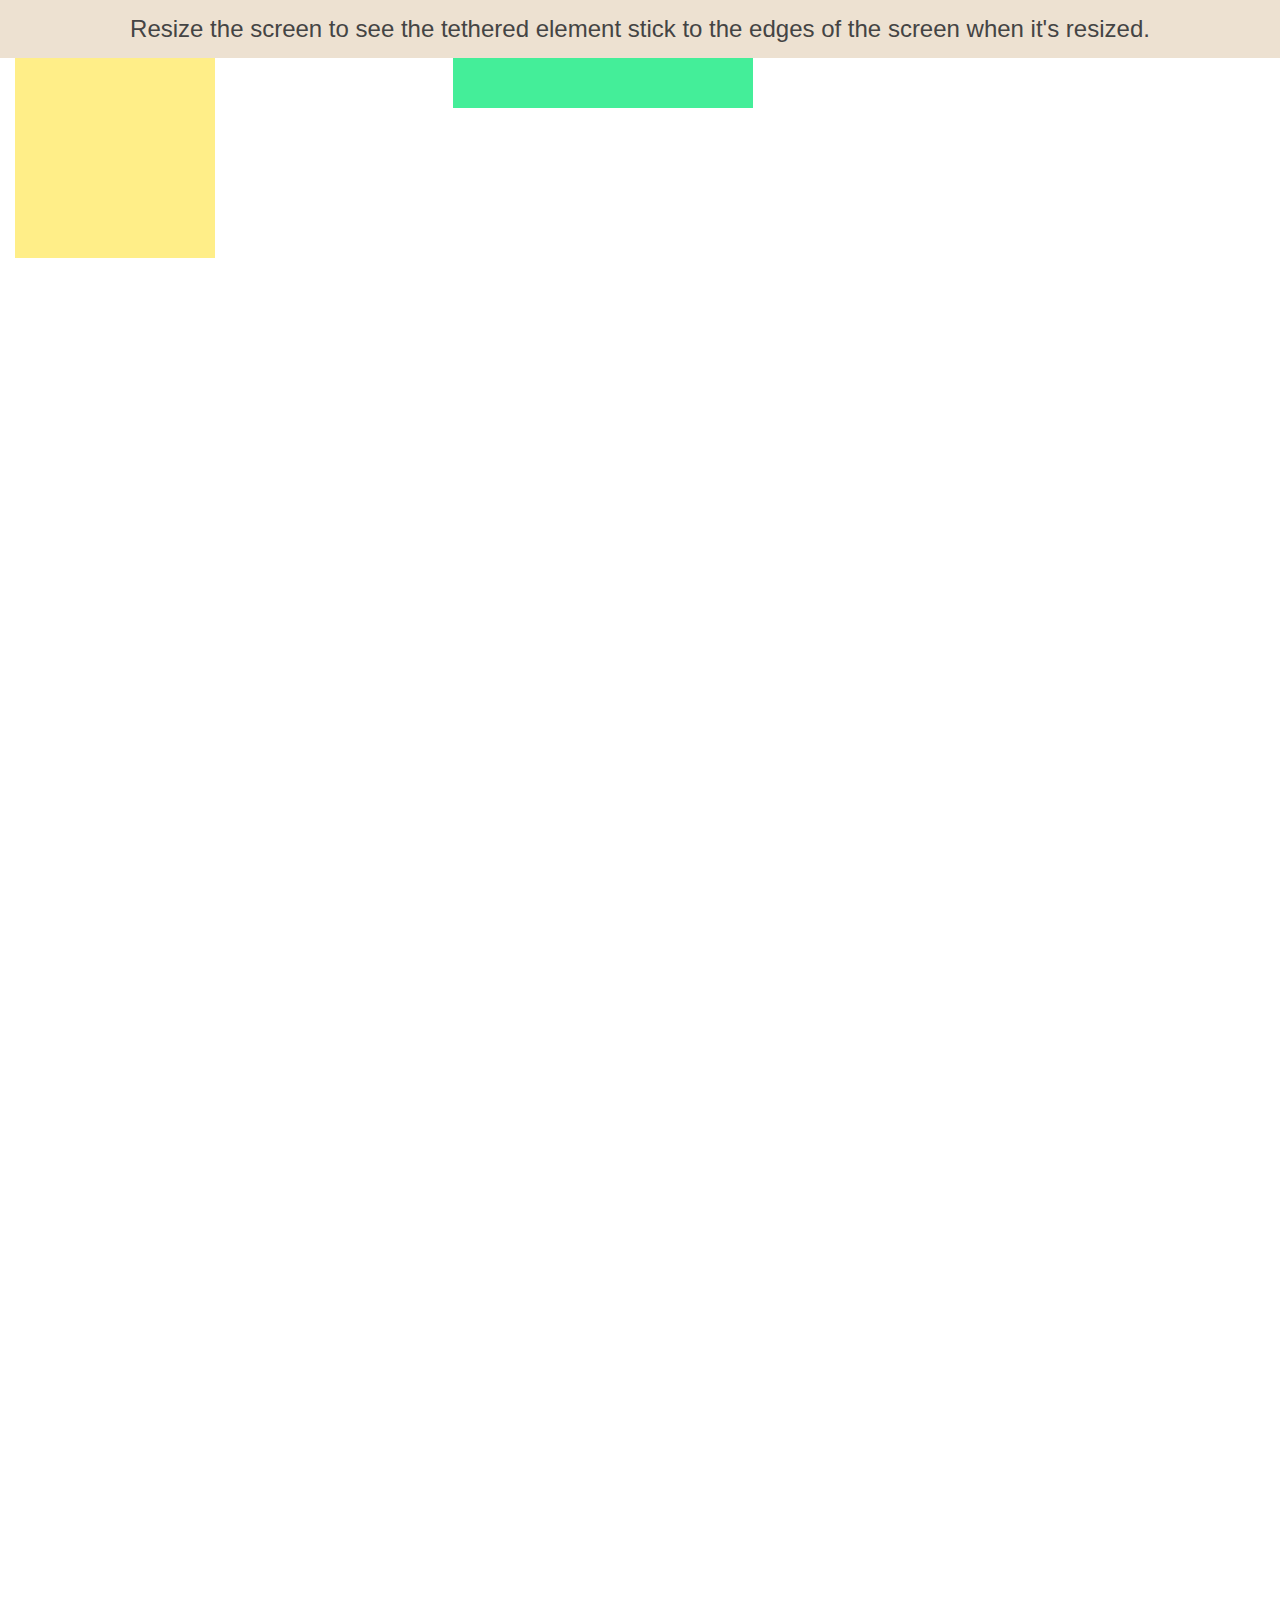
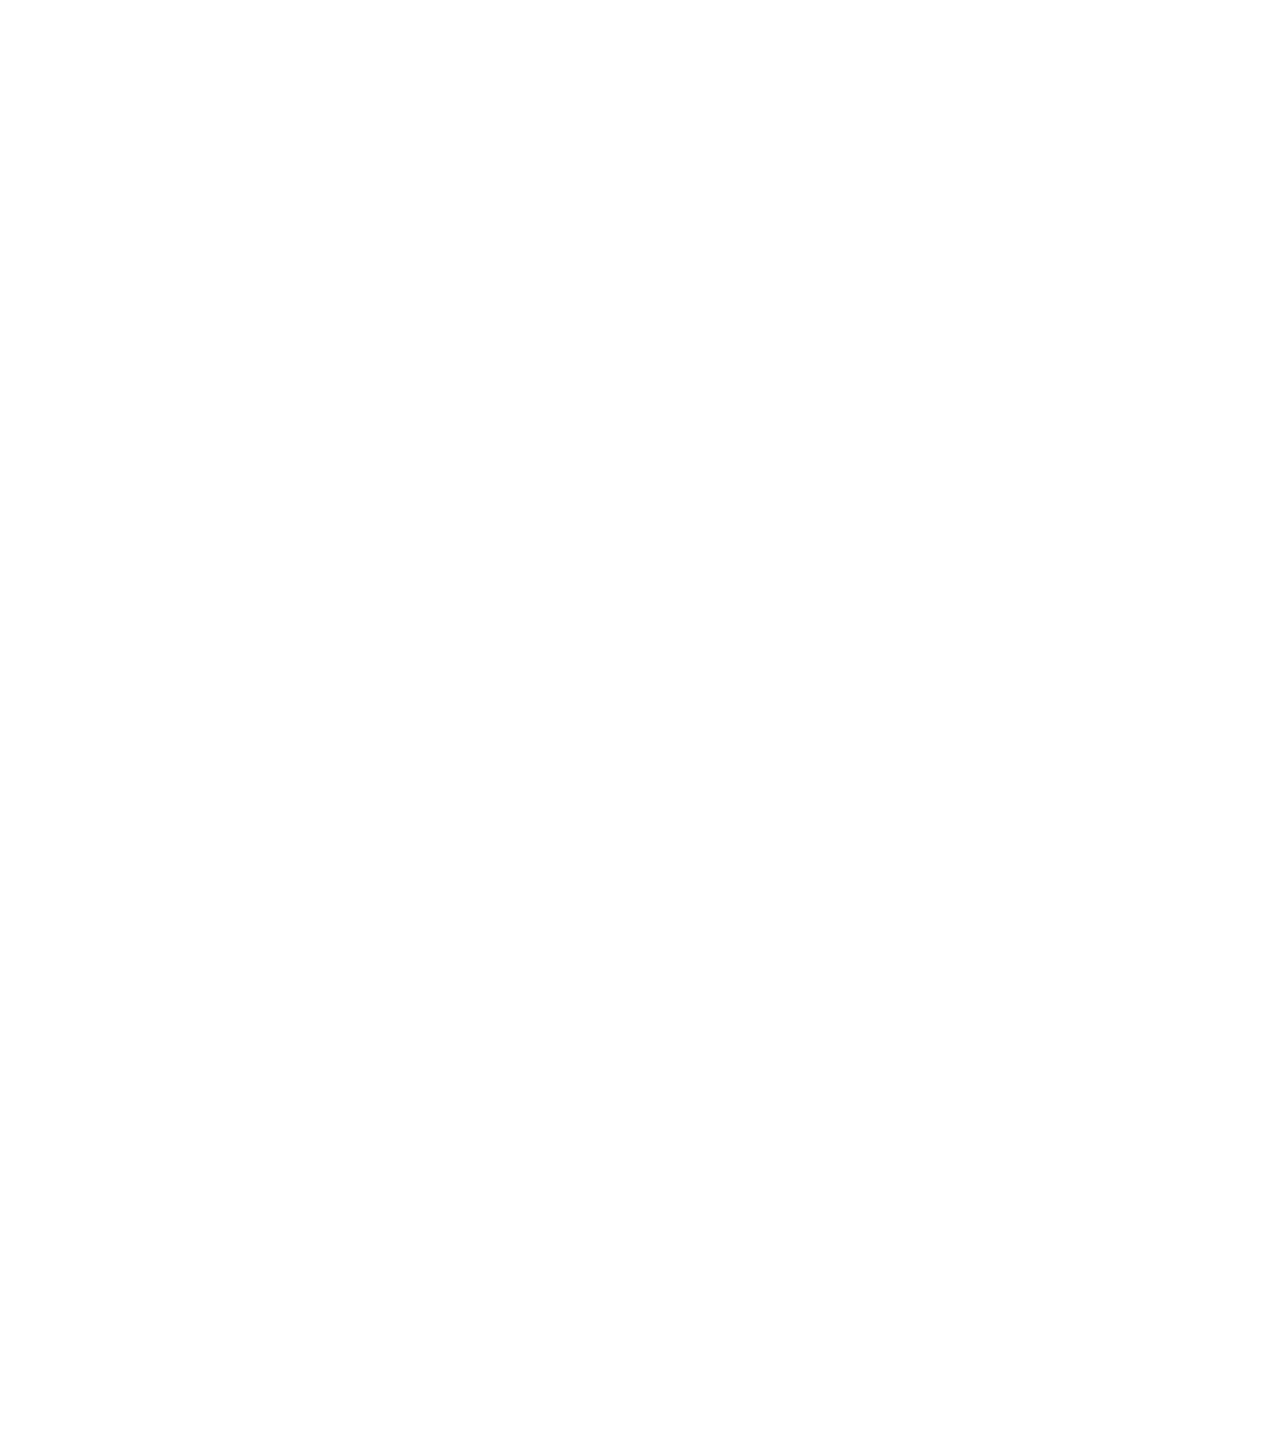
<file: js/tether-1.3.3/examples/pin/index.html>
<!DOCTYPE html>
<html>
    <head>
        <meta charset="utf-8">
        <meta http-equiv="X-UA-Compatible" content="chrome=1">
        <meta name="viewport" content="width=device-width, initial-scale=1, user-scalable=no">
        <link rel="stylesheet" href="../resources/css/base.css" />
        <link rel="stylesheet" href="../common/css/style.css" />
    </head>
    <body>
        <div class="instructions">Resize the screen to see the tethered element stick to the edges of the screen when it's resized.</div>

        <div class="element"></div>
        <div class="target"></div>

        <script src="//github.hubspot.com/tether/dist/js/tether.js"></script>
        <script>
            new Tether({
                element: '.element',
                target: '.target',
                attachment: 'top left',
                targetAttachment: 'top right',
                constraints: [{
                    to: 'window',
                    pin: true
                }]
            });
        </script>
    </body>
</html>
</file>
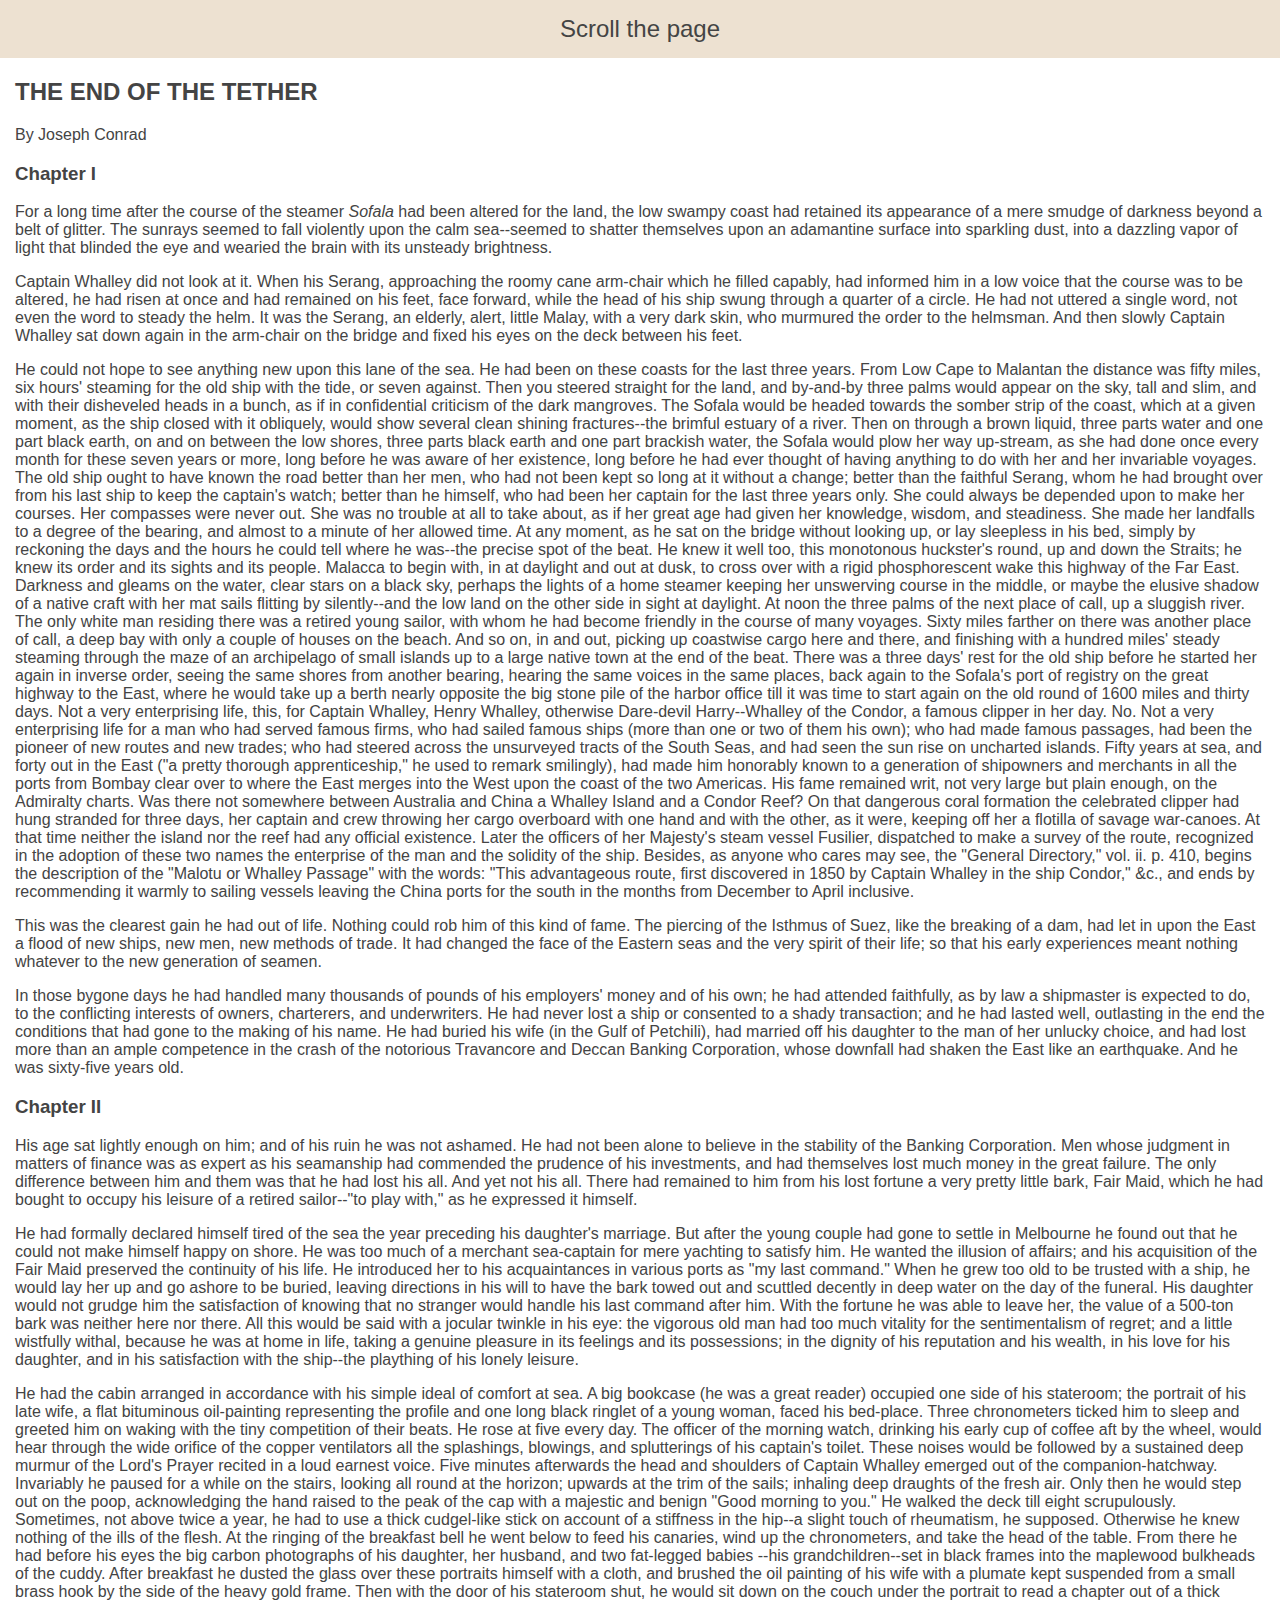
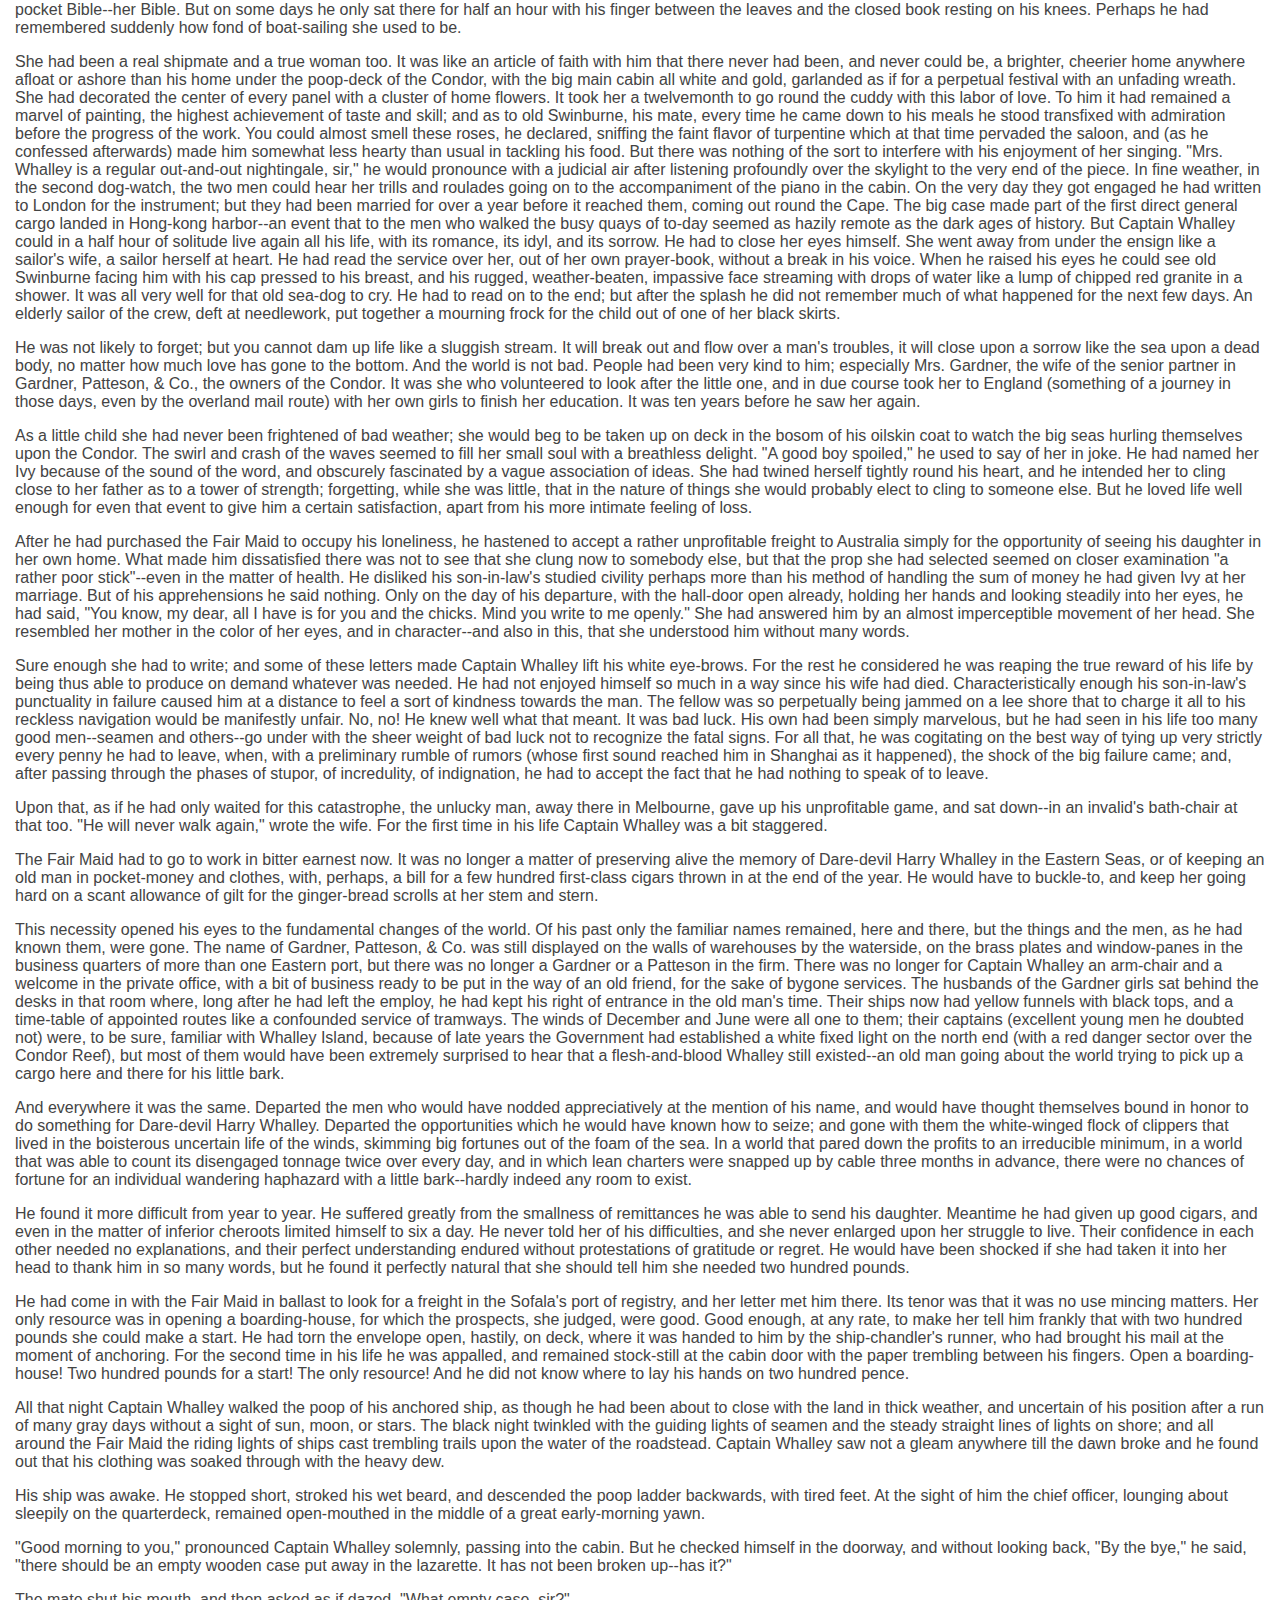
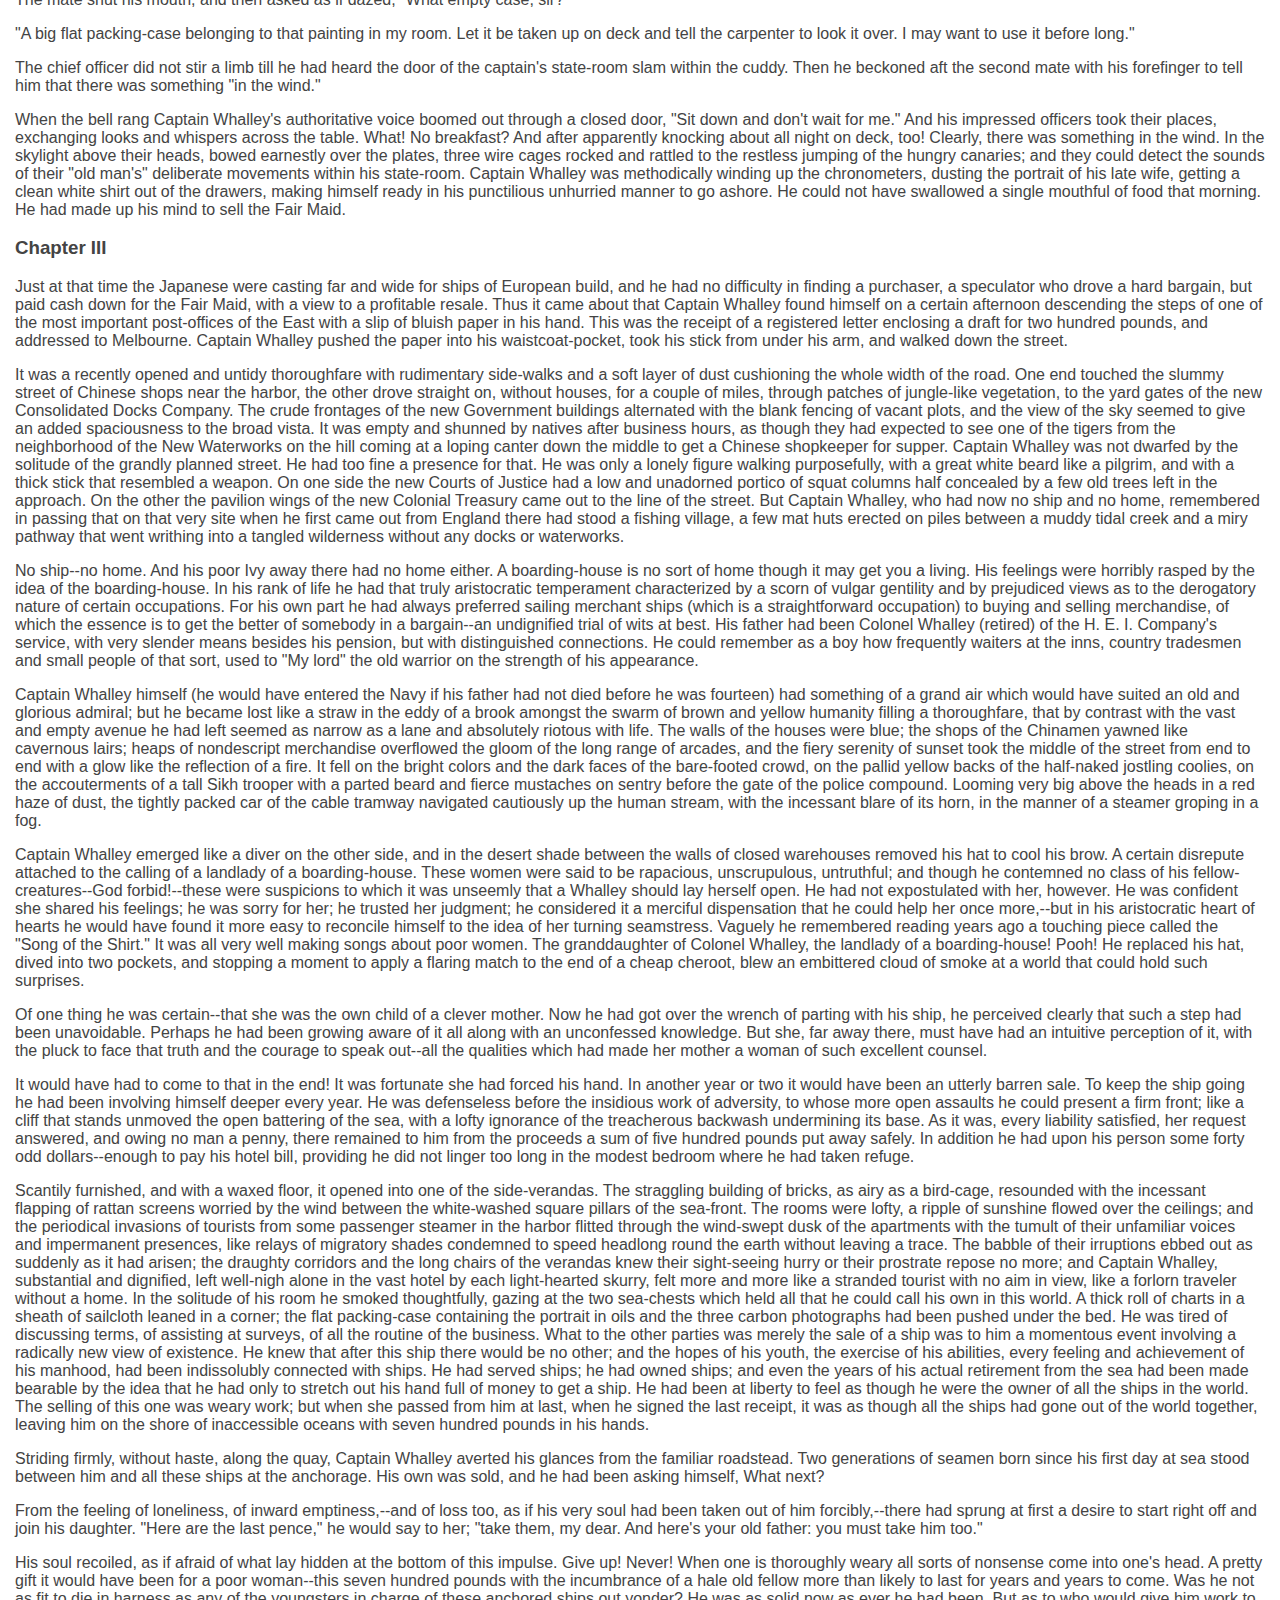
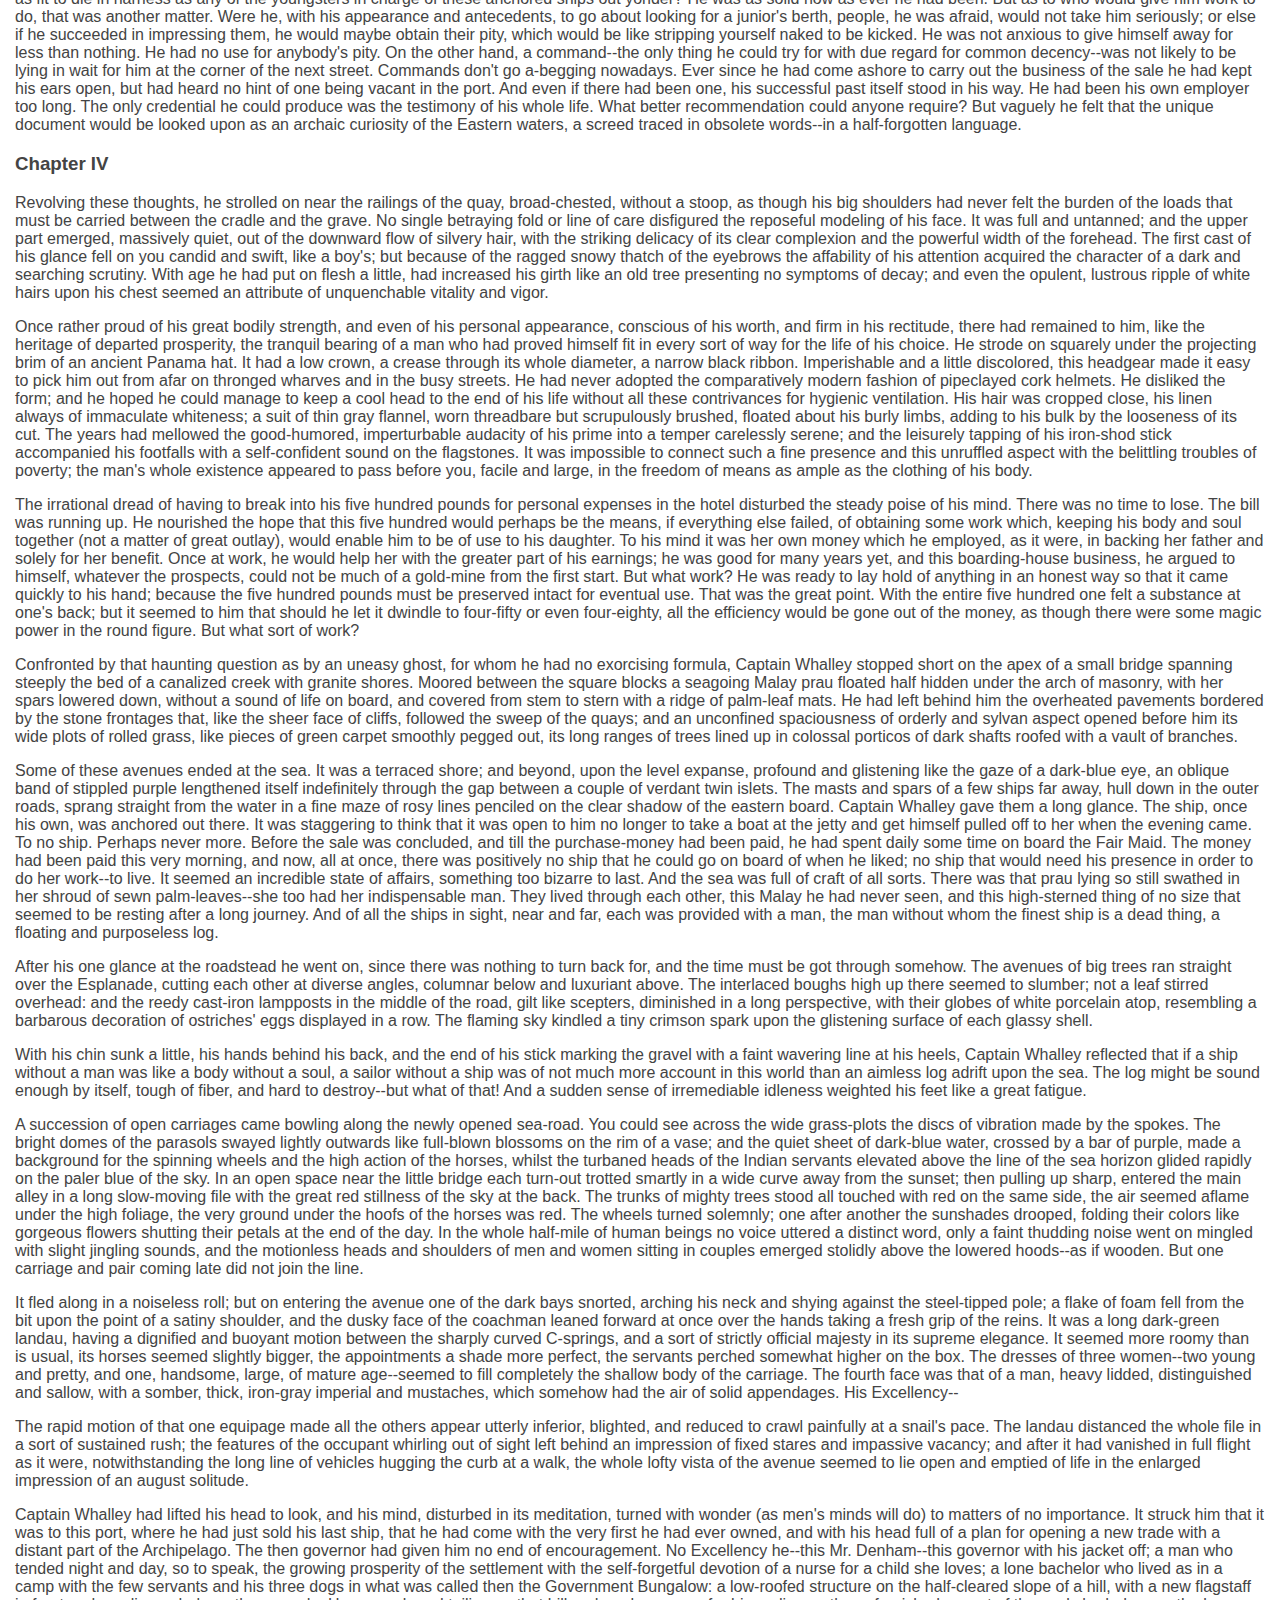
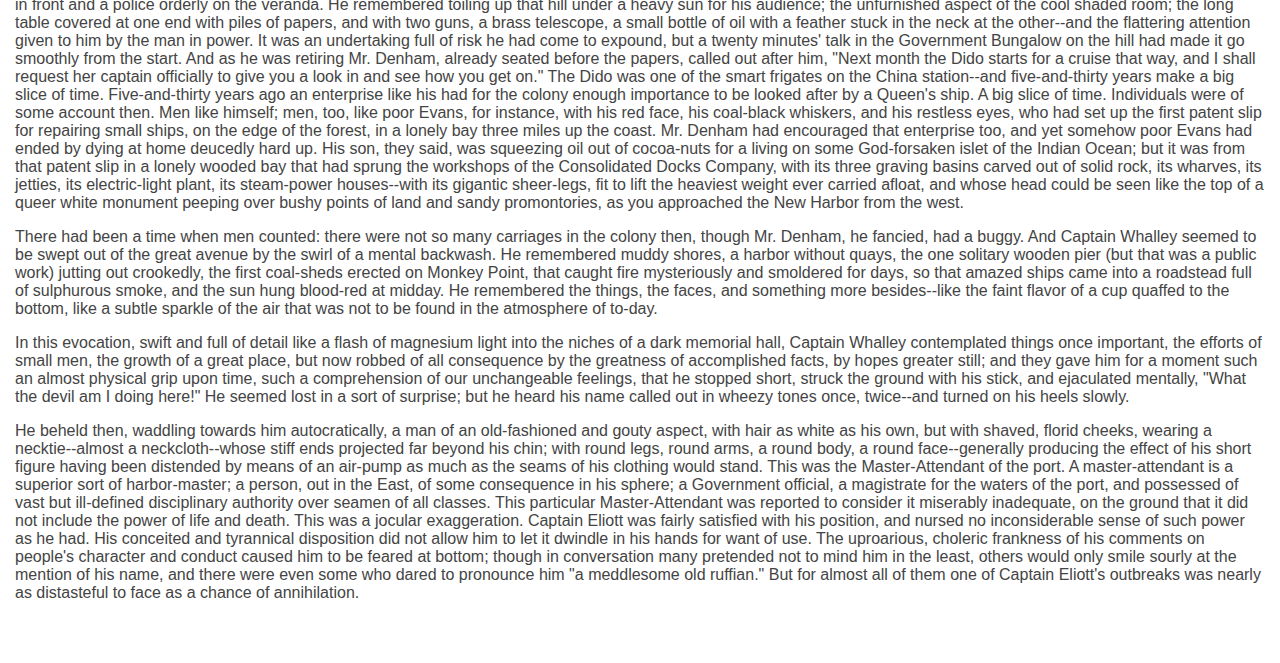
<file: js/tether-1.3.3/examples/scroll/index.html>
<!DOCTYPE html>
<html>
    <head>
        <link rel="stylesheet" href="../resources/css/base.css" />
        <link rel="stylesheet" href="../common/css/style.css" />
    </head>
    <body>

    <div class="instructions">Scroll the page</div>

    <h2>THE END OF THE TETHER</h2>

    <p>By Joseph Conrad</p>

    <h3>Chapter I</h3>

    <p>For a long time after the course of the steamer <em>Sofala</em> had been
    altered for the land, the low swampy coast had retained its appearance
    of a mere smudge of darkness beyond a belt of glitter. The sunrays
    seemed to fall violently upon the calm sea--seemed to shatter themselves
    upon an adamantine surface into sparkling dust, into a dazzling vapor
    of light that blinded the eye and wearied the brain with its unsteady
    brightness.</p>

    <p>Captain Whalley did not look at it. When his Serang, approaching the
    roomy cane arm-chair which he filled capably, had informed him in a low
    voice that the course was to be altered, he had risen at once and had
    remained on his feet, face forward, while the head of his ship swung
    through a quarter of a circle. He had not uttered a single word, not
    even the word to steady the helm. It was the Serang, an elderly, alert,
    little Malay, with a very dark skin, who murmured the order to the
    helmsman. And then slowly Captain Whalley sat down again in the
    arm-chair on the bridge and fixed his eyes on the deck between his feet.</p>

    <p>He could not hope to see anything new upon this lane of the sea. He had
    been on these coasts for the last three years. From Low Cape to Malantan
    the distance was fifty miles, six hours' steaming for the old ship with
    the tide, or seven against. Then you steered straight for the land, and
    by-and-by three palms would appear on the sky, tall and slim, and with
    their disheveled heads in a bunch, as if in confidential criticism of
    the dark mangroves. The Sofala would be headed towards the somber
    strip of the coast, which at a given moment, as the ship closed with
    it obliquely, would show several clean shining fractures--the brimful
    estuary of a river. Then on through a brown liquid, three parts water
    and one part black earth, on and on between the low shores, three parts
    black earth and one part brackish water, the Sofala would plow her way
    up-stream, as she had done once every month for these seven years or
    more, long before he was aware of her existence, long before he had ever
    thought of having anything to do with her and her invariable voyages.
    The old ship ought to have known the road better than her men, who had
    not been kept so long at it without a change; better than the faithful
    Serang, whom he had brought over from his last ship to keep the
    captain's watch; better than he himself, who had been her captain for
    the last three years only. She could always be depended upon to make her
    courses. Her compasses were never out. She was no trouble at all to
    take about, as if her great age had given her knowledge, wisdom, and
    steadiness. She made her landfalls to a degree of the bearing, and
    almost to a minute of her allowed time. At any moment, as he sat on
    the bridge without looking up, or lay sleepless in his bed, simply by
    reckoning the days and the hours he could tell where he was--the precise
    spot of the beat. He knew it well too, this monotonous huckster's
    round, up and down the Straits; he knew its order and its sights and its
    people. Malacca to begin with, in at daylight and out at dusk, to cross
    over with a rigid phosphorescent wake this highway of the Far East.
    Darkness and gleams on the water, clear stars on a black sky, perhaps
    the lights of a home steamer keeping her unswerving course in the
    middle, or maybe the elusive shadow of a native craft with her mat sails
    flitting by silently--and the low land on the other side in sight
    at daylight. At noon the three palms of the next place of call, up a
    sluggish river. The only white man residing there was a retired young
    sailor, with whom he had become friendly in the course of many voyages.
    Sixty miles farther on there was another place of call, a deep bay with
    only a couple of houses on the beach. And so on, in and out, picking
    up coastwise cargo here and there, and finishing with a hundred miles'
    steady steaming through the maze of an archipelago of small islands up
    to a large native town at the end of the beat. There was a three days'
    rest for the old ship before he started her again in inverse order,
    seeing the same shores from another bearing, hearing the same voices
    in the same places, back again to the Sofala's port of registry on
    the great highway to the East, where he would take up a berth nearly
    opposite the big stone pile of the harbor office till it was time to
    start again on the old round of 1600 miles and thirty days. Not a very
    enterprising life, this, for Captain Whalley, Henry Whalley, otherwise
    Dare-devil Harry--Whalley of the Condor, a famous clipper in her day.
    No. Not a very enterprising life for a man who had served famous firms,
    who had sailed famous ships (more than one or two of them his own); who
    had made famous passages, had been the pioneer of new routes and new
    trades; who had steered across the unsurveyed tracts of the South Seas,
    and had seen the sun rise on uncharted islands. Fifty years at sea, and
    forty out in the East ("a pretty thorough apprenticeship," he used
    to remark smilingly), had made him honorably known to a generation of
    shipowners and merchants in all the ports from Bombay clear over to
    where the East merges into the West upon the coast of the two Americas.
    His fame remained writ, not very large but plain enough, on the
    Admiralty charts. Was there not somewhere between Australia and China a
    Whalley Island and a Condor Reef? On that dangerous coral formation the
    celebrated clipper had hung stranded for three days, her captain and
    crew throwing her cargo overboard with one hand and with the other, as
    it were, keeping off her a flotilla of savage war-canoes. At that time
    neither the island nor the reef had any official existence. Later the
    officers of her Majesty's steam vessel Fusilier, dispatched to make a
    survey of the route, recognized in the adoption of these two names the
    enterprise of the man and the solidity of the ship. Besides, as anyone
    who cares may see, the "General Directory," vol. ii. p. 410, begins the
    description of the "Malotu or Whalley Passage" with the words: "This
    advantageous route, first discovered in 1850 by Captain Whalley in the
    ship Condor," &amp;c., and ends by recommending it warmly to sailing vessels
    leaving the China ports for the south in the months from December to
    April inclusive.</p>

    <p>This was the clearest gain he had out of life. Nothing could rob him
    of this kind of fame. The piercing of the Isthmus of Suez, like the
    breaking of a dam, had let in upon the East a flood of new ships, new
    men, new methods of trade. It had changed the face of the Eastern seas
    and the very spirit of their life; so that his early experiences meant
    nothing whatever to the new generation of seamen.</p>

    <p>In those bygone days he had handled many thousands of pounds of his
    employers' money and of his own; he had attended faithfully, as by law
    a shipmaster is expected to do, to the conflicting interests of owners,
    charterers, and underwriters. He had never lost a ship or consented to
    a shady transaction; and he had lasted well, outlasting in the end the
    conditions that had gone to the making of his name. He had buried his
    wife (in the Gulf of Petchili), had married off his daughter to the man
    of her unlucky choice, and had lost more than an ample competence in the
    crash of the notorious Travancore and Deccan Banking Corporation, whose
    downfall had shaken the East like an earthquake. And he was sixty-five
    years old.</p>

    <h3>Chapter II</h3>

    <p>His age sat lightly enough on him; and of his ruin he was not ashamed.
    He had not been alone to believe in the stability of the Banking
    Corporation. Men whose judgment in matters of finance was as expert as
    his seamanship had commended the prudence of his investments, and had
    themselves lost much money in the great failure. The only difference
    between him and them was that he had lost his all. And yet not his all.
    There had remained to him from his lost fortune a very pretty little
    bark, Fair Maid, which he had bought to occupy his leisure of a retired
    sailor--"to play with," as he expressed it himself.</p>

    <p>He had formally declared himself tired of the sea the year preceding his
    daughter's marriage. But after the young couple had gone to settle in
    Melbourne he found out that he could not make himself happy on shore. He
    was too much of a merchant sea-captain for mere yachting to satisfy him.
    He wanted the illusion of affairs; and his acquisition of the Fair
    Maid preserved the continuity of his life. He introduced her to his
    acquaintances in various ports as "my last command." When he grew too
    old to be trusted with a ship, he would lay her up and go ashore to be
    buried, leaving directions in his will to have the bark towed out and
    scuttled decently in deep water on the day of the funeral. His daughter
    would not grudge him the satisfaction of knowing that no stranger would
    handle his last command after him. With the fortune he was able to leave
    her, the value of a 500-ton bark was neither here nor there. All this
    would be said with a jocular twinkle in his eye: the vigorous old man
    had too much vitality for the sentimentalism of regret; and a little
    wistfully withal, because he was at home in life, taking a genuine
    pleasure in its feelings and its possessions; in the dignity of his
    reputation and his wealth, in his love for his daughter, and in his
    satisfaction with the ship--the plaything of his lonely leisure.</p>

    <p>He had the cabin arranged in accordance with his simple ideal of comfort
    at sea. A big bookcase (he was a great reader) occupied one side of his
    stateroom; the portrait of his late wife, a flat bituminous oil-painting
    representing the profile and one long black ringlet of a young woman,
    faced his bed-place. Three chronometers ticked him to sleep and greeted
    him on waking with the tiny competition of their beats. He rose at five
    every day. The officer of the morning watch, drinking his early cup
    of coffee aft by the wheel, would hear through the wide orifice of the
    copper ventilators all the splashings, blowings, and splutterings of
    his captain's toilet. These noises would be followed by a sustained
    deep murmur of the Lord's Prayer recited in a loud earnest voice. Five
    minutes afterwards the head and shoulders of Captain Whalley emerged
    out of the companion-hatchway. Invariably he paused for a while on the
    stairs, looking all round at the horizon; upwards at the trim of the
    sails; inhaling deep draughts of the fresh air. Only then he would step
    out on the poop, acknowledging the hand raised to the peak of the cap
    with a majestic and benign "Good morning to you." He walked the deck
    till eight scrupulously. Sometimes, not above twice a year, he had to
    use a thick cudgel-like stick on account of a stiffness in the hip--a
    slight touch of rheumatism, he supposed. Otherwise he knew nothing of
    the ills of the flesh. At the ringing of the breakfast bell he went
    below to feed his canaries, wind up the chronometers, and take the
    head of the table. From there he had before his eyes the big carbon
    photographs of his daughter, her husband, and two fat-legged babies
    --his grandchildren--set in black frames into the maplewood bulkheads
    of the cuddy. After breakfast he dusted the glass over these portraits
    himself with a cloth, and brushed the oil painting of his wife with a
    plumate kept suspended from a small brass hook by the side of the heavy
    gold frame. Then with the door of his stateroom shut, he would sit down
    on the couch under the portrait to read a chapter out of a thick pocket
    Bible--her Bible. But on some days he only sat there for half an hour
    with his finger between the leaves and the closed book resting on his
    knees. Perhaps he had remembered suddenly how fond of boat-sailing she
    used to be.</p>

    <p>She had been a real shipmate and a true woman too. It was like an
    article of faith with him that there never had been, and never could be,
    a brighter, cheerier home anywhere afloat or ashore than his home under
    the poop-deck of the Condor, with the big main cabin all white and gold,
    garlanded as if for a perpetual festival with an unfading wreath. She
    had decorated the center of every panel with a cluster of home flowers.
    It took her a twelvemonth to go round the cuddy with this labor of love.
    To him it had remained a marvel of painting, the highest achievement of
    taste and skill; and as to old Swinburne, his mate, every time he
    came down to his meals he stood transfixed with admiration before the
    progress of the work. You could almost smell these roses, he declared,
    sniffing the faint flavor of turpentine which at that time pervaded the
    saloon, and (as he confessed afterwards) made him somewhat less hearty
    than usual in tackling his food. But there was nothing of the sort to
    interfere with his enjoyment of her singing. "Mrs. Whalley is a regular
    out-and-out nightingale, sir," he would pronounce with a judicial air
    after listening profoundly over the skylight to the very end of the
    piece. In fine weather, in the second dog-watch, the two men could hear
    her trills and roulades going on to the accompaniment of the piano in
    the cabin. On the very day they got engaged he had written to London
    for the instrument; but they had been married for over a year before it
    reached them, coming out round the Cape. The big case made part of the
    first direct general cargo landed in Hong-kong harbor--an event that to
    the men who walked the busy quays of to-day seemed as hazily remote as
    the dark ages of history. But Captain Whalley could in a half hour of
    solitude live again all his life, with its romance, its idyl, and its
    sorrow. He had to close her eyes himself. She went away from under the
    ensign like a sailor's wife, a sailor herself at heart. He had read
    the service over her, out of her own prayer-book, without a break in his
    voice. When he raised his eyes he could see old Swinburne facing him
    with his cap pressed to his breast, and his rugged, weather-beaten,
    impassive face streaming with drops of water like a lump of chipped red
    granite in a shower. It was all very well for that old sea-dog to cry.
    He had to read on to the end; but after the splash he did not remember
    much of what happened for the next few days. An elderly sailor of the
    crew, deft at needlework, put together a mourning frock for the child
    out of one of her black skirts.</p>

    <p>He was not likely to forget; but you cannot dam up life like a sluggish
    stream. It will break out and flow over a man's troubles, it will close
    upon a sorrow like the sea upon a dead body, no matter how much love has
    gone to the bottom. And the world is not bad. People had been very
    kind to him; especially Mrs. Gardner, the wife of the senior partner
    in Gardner, Patteson, &amp; Co., the owners of the Condor. It was she who
    volunteered to look after the little one, and in due course took her to
    England (something of a journey in those days, even by the overland
    mail route) with her own girls to finish her education. It was ten years
    before he saw her again.</p>

    <p>As a little child she had never been frightened of bad weather; she
    would beg to be taken up on deck in the bosom of his oilskin coat to
    watch the big seas hurling themselves upon the Condor. The swirl and
    crash of the waves seemed to fill her small soul with a breathless
    delight. "A good boy spoiled," he used to say of her in joke. He had
    named her Ivy because of the sound of the word, and obscurely fascinated
    by a vague association of ideas. She had twined herself tightly round
    his heart, and he intended her to cling close to her father as to a
    tower of strength; forgetting, while she was little, that in the nature
    of things she would probably elect to cling to someone else. But
    he loved life well enough for even that event to give him a certain
    satisfaction, apart from his more intimate feeling of loss.</p>

    <p>After he had purchased the Fair Maid to occupy his loneliness, he
    hastened to accept a rather unprofitable freight to Australia simply for
    the opportunity of seeing his daughter in her own home. What made him
    dissatisfied there was not to see that she clung now to somebody else,
    but that the prop she had selected seemed on closer examination "a
    rather poor stick"--even in the matter of health. He disliked his
    son-in-law's studied civility perhaps more than his method of
    handling the sum of money he had given Ivy at her marriage. But of his
    apprehensions he said nothing. Only on the day of his departure, with
    the hall-door open already, holding her hands and looking steadily into
    her eyes, he had said, "You know, my dear, all I have is for you and the
    chicks. Mind you write to me openly." She had answered him by an almost
    imperceptible movement of her head. She resembled her mother in
    the color of her eyes, and in character--and also in this, that she
    understood him without many words.</p>

    <p>Sure enough she had to write; and some of these letters made Captain
    Whalley lift his white eye-brows. For the rest he considered he was
    reaping the true reward of his life by being thus able to produce on
    demand whatever was needed. He had not enjoyed himself so much in a
    way since his wife had died. Characteristically enough his son-in-law's
    punctuality in failure caused him at a distance to feel a sort of
    kindness towards the man. The fellow was so perpetually being jammed on
    a lee shore that to charge it all to his reckless navigation would be
    manifestly unfair. No, no! He knew well what that meant. It was bad
    luck. His own had been simply marvelous, but he had seen in his life too
    many good men--seamen and others--go under with the sheer weight of bad
    luck not to recognize the fatal signs. For all that, he was cogitating
    on the best way of tying up very strictly every penny he had to leave,
    when, with a preliminary rumble of rumors (whose first sound reached
    him in Shanghai as it happened), the shock of the big failure came;
    and, after passing through the phases of stupor, of incredulity, of
    indignation, he had to accept the fact that he had nothing to speak of
    to leave.</p>

    <p>Upon that, as if he had only waited for this catastrophe, the unlucky
    man, away there in Melbourne, gave up his unprofitable game, and sat
    down--in an invalid's bath-chair at that too. "He will never walk
    again," wrote the wife. For the first time in his life Captain Whalley
    was a bit staggered.</p>

    <p>The Fair Maid had to go to work in bitter earnest now. It was no longer
    a matter of preserving alive the memory of Dare-devil Harry Whalley in
    the Eastern Seas, or of keeping an old man in pocket-money and clothes,
    with, perhaps, a bill for a few hundred first-class cigars thrown in at
    the end of the year. He would have to buckle-to, and keep her going hard
    on a scant allowance of gilt for the ginger-bread scrolls at her stem
    and stern.</p>

    <p>This necessity opened his eyes to the fundamental changes of the world.
    Of his past only the familiar names remained, here and there, but
    the things and the men, as he had known them, were gone. The name of
    Gardner, Patteson, &amp; Co. was still displayed on the walls of warehouses
    by the waterside, on the brass plates and window-panes in the business
    quarters of more than one Eastern port, but there was no longer a
    Gardner or a Patteson in the firm. There was no longer for Captain
    Whalley an arm-chair and a welcome in the private office, with a bit of
    business ready to be put in the way of an old friend, for the sake of
    bygone services. The husbands of the Gardner girls sat behind the desks
    in that room where, long after he had left the employ, he had kept his
    right of entrance in the old man's time. Their ships now had yellow
    funnels with black tops, and a time-table of appointed routes like a
    confounded service of tramways. The winds of December and June were all
    one to them; their captains (excellent young men he doubted not) were,
    to be sure, familiar with Whalley Island, because of late years the
    Government had established a white fixed light on the north end (with
    a red danger sector over the Condor Reef), but most of them would have
    been extremely surprised to hear that a flesh-and-blood Whalley still
    existed--an old man going about the world trying to pick up a cargo here
    and there for his little bark.</p>

    <p>And everywhere it was the same. Departed the men who would have nodded
    appreciatively at the mention of his name, and would have thought
    themselves bound in honor to do something for Dare-devil Harry Whalley.
    Departed the opportunities which he would have known how to seize; and
    gone with them the white-winged flock of clippers that lived in the
    boisterous uncertain life of the winds, skimming big fortunes out of
    the foam of the sea. In a world that pared down the profits to an
    irreducible minimum, in a world that was able to count its disengaged
    tonnage twice over every day, and in which lean charters were snapped up
    by cable three months in advance, there were no chances of fortune for
    an individual wandering haphazard with a little bark--hardly indeed any
    room to exist.</p>

    <p>He found it more difficult from year to year. He suffered greatly from
    the smallness of remittances he was able to send his daughter. Meantime
    he had given up good cigars, and even in the matter of inferior cheroots
    limited himself to six a day. He never told her of his difficulties, and
    she never enlarged upon her struggle to live. Their confidence in each
    other needed no explanations, and their perfect understanding endured
    without protestations of gratitude or regret. He would have been shocked
    if she had taken it into her head to thank him in so many words, but
    he found it perfectly natural that she should tell him she needed two
    hundred pounds.</p>

    <p>He had come in with the Fair Maid in ballast to look for a freight in
    the Sofala's port of registry, and her letter met him there. Its tenor
    was that it was no use mincing matters. Her only resource was in opening
    a boarding-house, for which the prospects, she judged, were good. Good
    enough, at any rate, to make her tell him frankly that with two hundred
    pounds she could make a start. He had torn the envelope open, hastily,
    on deck, where it was handed to him by the ship-chandler's runner, who
    had brought his mail at the moment of anchoring. For the second time
    in his life he was appalled, and remained stock-still at the cabin door
    with the paper trembling between his fingers. Open a boarding-house! Two
    hundred pounds for a start! The only resource! And he did not know where
    to lay his hands on two hundred pence.</p>

    <p>All that night Captain Whalley walked the poop of his anchored ship, as
    though he had been about to close with the land in thick weather, and
    uncertain of his position after a run of many gray days without a sight
    of sun, moon, or stars. The black night twinkled with the guiding lights
    of seamen and the steady straight lines of lights on shore; and all
    around the Fair Maid the riding lights of ships cast trembling trails
    upon the water of the roadstead. Captain Whalley saw not a gleam
    anywhere till the dawn broke and he found out that his clothing was
    soaked through with the heavy dew.</p>

    <p>His ship was awake. He stopped short, stroked his wet beard, and
    descended the poop ladder backwards, with tired feet. At the sight
    of him the chief officer, lounging about sleepily on the quarterdeck,
    remained open-mouthed in the middle of a great early-morning yawn.</p>

    <p>"Good morning to you," pronounced Captain Whalley solemnly, passing into
    the cabin. But he checked himself in the doorway, and without looking
    back, "By the bye," he said, "there should be an empty wooden case put
    away in the lazarette. It has not been broken up--has it?"</p>

    <p>The mate shut his mouth, and then asked as if dazed, "What empty case,
    sir?"</p>

    <p>"A big flat packing-case belonging to that painting in my room. Let it
    be taken up on deck and tell the carpenter to look it over. I may want
    to use it before long."</p>

    <p>The chief officer did not stir a limb till he had heard the door of the
    captain's state-room slam within the cuddy. Then he beckoned aft the
    second mate with his forefinger to tell him that there was something "in
    the wind."</p>

    <p>When the bell rang Captain Whalley's authoritative voice boomed out
    through a closed door, "Sit down and don't wait for me." And his
    impressed officers took their places, exchanging looks and whispers
    across the table. What! No breakfast? And after apparently knocking
    about all night on deck, too! Clearly, there was something in the wind.
    In the skylight above their heads, bowed earnestly over the plates,
    three wire cages rocked and rattled to the restless jumping of the
    hungry canaries; and they could detect the sounds of their "old
    man's" deliberate movements within his state-room. Captain Whalley was
    methodically winding up the chronometers, dusting the portrait of
    his late wife, getting a clean white shirt out of the drawers, making
    himself ready in his punctilious unhurried manner to go ashore. He could
    not have swallowed a single mouthful of food that morning. He had made
    up his mind to sell the Fair Maid.</p>

    <h3>Chapter III</h3>

    <p>Just at that time the Japanese were casting far and wide for ships
    of European build, and he had no difficulty in finding a purchaser, a
    speculator who drove a hard bargain, but paid cash down for the Fair
    Maid, with a view to a profitable resale. Thus it came about that
    Captain Whalley found himself on a certain afternoon descending the
    steps of one of the most important post-offices of the East with a slip
    of bluish paper in his hand. This was the receipt of a registered letter
    enclosing a draft for two hundred pounds, and addressed to Melbourne.
    Captain Whalley pushed the paper into his waistcoat-pocket, took his
    stick from under his arm, and walked down the street.</p>

    <p>It was a recently opened and untidy thoroughfare with rudimentary
    side-walks and a soft layer of dust cushioning the whole width of
    the road. One end touched the slummy street of Chinese shops near the
    harbor, the other drove straight on, without houses, for a couple of
    miles, through patches of jungle-like vegetation, to the yard gates
    of the new Consolidated Docks Company. The crude frontages of the new
    Government buildings alternated with the blank fencing of vacant plots,
    and the view of the sky seemed to give an added spaciousness to the
    broad vista. It was empty and shunned by natives after business
    hours, as though they had expected to see one of the tigers from the
    neighborhood of the New Waterworks on the hill coming at a loping canter
    down the middle to get a Chinese shopkeeper for supper. Captain Whalley
    was not dwarfed by the solitude of the grandly planned street. He
    had too fine a presence for that. He was only a lonely figure walking
    purposefully, with a great white beard like a pilgrim, and with a thick
    stick that resembled a weapon. On one side the new Courts of Justice had
    a low and unadorned portico of squat columns half concealed by a few old
    trees left in the approach. On the other the pavilion wings of the
    new Colonial Treasury came out to the line of the street. But Captain
    Whalley, who had now no ship and no home, remembered in passing that
    on that very site when he first came out from England there had stood a
    fishing village, a few mat huts erected on piles between a muddy tidal
    creek and a miry pathway that went writhing into a tangled wilderness
    without any docks or waterworks.</p>

    <p>No ship--no home. And his poor Ivy away there had no home either. A
    boarding-house is no sort of home though it may get you a living. His
    feelings were horribly rasped by the idea of the boarding-house. In his
    rank of life he had that truly aristocratic temperament characterized by
    a scorn of vulgar gentility and by prejudiced views as to the derogatory
    nature of certain occupations. For his own part he had always preferred
    sailing merchant ships (which is a straightforward occupation) to buying
    and selling merchandise, of which the essence is to get the better of
    somebody in a bargain--an undignified trial of wits at best. His father
    had been Colonel Whalley (retired) of the H. E. I. Company's service,
    with very slender means besides his pension, but with distinguished
    connections. He could remember as a boy how frequently waiters at the
    inns, country tradesmen and small people of that sort, used to "My lord"
    the old warrior on the strength of his appearance.</p>

    <p>Captain Whalley himself (he would have entered the Navy if his father
    had not died before he was fourteen) had something of a grand air which
    would have suited an old and glorious admiral; but he became lost like
    a straw in the eddy of a brook amongst the swarm of brown and yellow
    humanity filling a thoroughfare, that by contrast with the vast and
    empty avenue he had left seemed as narrow as a lane and absolutely
    riotous with life. The walls of the houses were blue; the shops of the
    Chinamen yawned like cavernous lairs; heaps of nondescript merchandise
    overflowed the gloom of the long range of arcades, and the fiery
    serenity of sunset took the middle of the street from end to end with a
    glow like the reflection of a fire. It fell on the bright colors and the
    dark faces of the bare-footed crowd, on the pallid yellow backs of the
    half-naked jostling coolies, on the accouterments of a tall Sikh trooper
    with a parted beard and fierce mustaches on sentry before the gate of
    the police compound. Looming very big above the heads in a red haze of
    dust, the tightly packed car of the cable tramway navigated cautiously
    up the human stream, with the incessant blare of its horn, in the manner
    of a steamer groping in a fog.</p>

    <p>Captain Whalley emerged like a diver on the other side, and in the
    desert shade between the walls of closed warehouses removed his hat to
    cool his brow. A certain disrepute attached to the calling of a
    landlady of a boarding-house. These women were said to be rapacious,
    unscrupulous, untruthful; and though he contemned no class of his
    fellow-creatures--God forbid!--these were suspicions to which it was
    unseemly that a Whalley should lay herself open. He had not expostulated
    with her, however. He was confident she shared his feelings; he was
    sorry for her; he trusted her judgment; he considered it a merciful
    dispensation that he could help her once more,--but in his aristocratic
    heart of hearts he would have found it more easy to reconcile himself to
    the idea of her turning seamstress. Vaguely he remembered reading years
    ago a touching piece called the "Song of the Shirt." It was all very
    well making songs about poor women. The granddaughter of Colonel
    Whalley, the landlady of a boarding-house! Pooh! He replaced his hat,
    dived into two pockets, and stopping a moment to apply a flaring match
    to the end of a cheap cheroot, blew an embittered cloud of smoke at a
    world that could hold such surprises.</p>

    <p>Of one thing he was certain--that she was the own child of a clever
    mother. Now he had got over the wrench of parting with his ship, he
    perceived clearly that such a step had been unavoidable. Perhaps he had
    been growing aware of it all along with an unconfessed knowledge. But
    she, far away there, must have had an intuitive perception of it, with
    the pluck to face that truth and the courage to speak out--all the
    qualities which had made her mother a woman of such excellent counsel.</p>

    <p>It would have had to come to that in the end! It was fortunate she had
    forced his hand. In another year or two it would have been an utterly
    barren sale. To keep the ship going he had been involving himself deeper
    every year. He was defenseless before the insidious work of adversity,
    to whose more open assaults he could present a firm front; like a
    cliff that stands unmoved the open battering of the sea, with a lofty
    ignorance of the treacherous backwash undermining its base. As it was,
    every liability satisfied, her request answered, and owing no man a
    penny, there remained to him from the proceeds a sum of five hundred
    pounds put away safely. In addition he had upon his person some forty
    odd dollars--enough to pay his hotel bill, providing he did not linger
    too long in the modest bedroom where he had taken refuge.</p>

    <p>Scantily furnished, and with a waxed floor, it opened into one of
    the side-verandas. The straggling building of bricks, as airy as a
    bird-cage, resounded with the incessant flapping of rattan screens
    worried by the wind between the white-washed square pillars of the
    sea-front. The rooms were lofty, a ripple of sunshine flowed over the
    ceilings; and the periodical invasions of tourists from some passenger
    steamer in the harbor flitted through the wind-swept dusk of the
    apartments with the tumult of their unfamiliar voices and impermanent
    presences, like relays of migratory shades condemned to speed headlong
    round the earth without leaving a trace. The babble of their irruptions
    ebbed out as suddenly as it had arisen; the draughty corridors and
    the long chairs of the verandas knew their sight-seeing hurry or
    their prostrate repose no more; and Captain Whalley, substantial and
    dignified, left well-nigh alone in the vast hotel by each light-hearted
    skurry, felt more and more like a stranded tourist with no aim in view,
    like a forlorn traveler without a home. In the solitude of his room he
    smoked thoughtfully, gazing at the two sea-chests which held all that he
    could call his own in this world. A thick roll of charts in a sheath
    of sailcloth leaned in a corner; the flat packing-case containing the
    portrait in oils and the three carbon photographs had been pushed under
    the bed. He was tired of discussing terms, of assisting at surveys, of
    all the routine of the business. What to the other parties was merely
    the sale of a ship was to him a momentous event involving a radically
    new view of existence. He knew that after this ship there would be no
    other; and the hopes of his youth, the exercise of his abilities, every
    feeling and achievement of his manhood, had been indissolubly connected
    with ships. He had served ships; he had owned ships; and even the years
    of his actual retirement from the sea had been made bearable by the idea
    that he had only to stretch out his hand full of money to get a ship. He
    had been at liberty to feel as though he were the owner of all the
    ships in the world. The selling of this one was weary work; but when
    she passed from him at last, when he signed the last receipt, it was as
    though all the ships had gone out of the world together, leaving him on
    the shore of inaccessible oceans with seven hundred pounds in his hands.</p>

    <p>Striding firmly, without haste, along the quay, Captain Whalley averted
    his glances from the familiar roadstead. Two generations of seamen born
    since his first day at sea stood between him and all these ships at the
    anchorage. His own was sold, and he had been asking himself, What next?</p>

    <p>From the feeling of loneliness, of inward emptiness,--and of loss
    too, as if his very soul had been taken out of him forcibly,--there had
    sprung at first a desire to start right off and join his daughter.
    "Here are the last pence," he would say to her; "take them, my dear. And
    here's your old father: you must take him too."</p>

    <p>His soul recoiled, as if afraid of what lay hidden at the bottom of
    this impulse. Give up! Never! When one is thoroughly weary all sorts of
    nonsense come into one's head. A pretty gift it would have been for a
    poor woman--this seven hundred pounds with the incumbrance of a hale old
    fellow more than likely to last for years and years to come. Was he not
    as fit to die in harness as any of the youngsters in charge of these
    anchored ships out yonder? He was as solid now as ever he had been. But
    as to who would give him work to do, that was another matter. Were he,
    with his appearance and antecedents, to go about looking for a junior's
    berth, people, he was afraid, would not take him seriously; or else if
    he succeeded in impressing them, he would maybe obtain their pity, which
    would be like stripping yourself naked to be kicked. He was not anxious
    to give himself away for less than nothing. He had no use for anybody's
    pity. On the other hand, a command--the only thing he could try for with
    due regard for common decency--was not likely to be lying in wait
    for him at the corner of the next street. Commands don't go a-begging
    nowadays. Ever since he had come ashore to carry out the business of
    the sale he had kept his ears open, but had heard no hint of one being
    vacant in the port. And even if there had been one, his successful past
    itself stood in his way. He had been his own employer too long. The only
    credential he could produce was the testimony of his whole life. What
    better recommendation could anyone require? But vaguely he felt that
    the unique document would be looked upon as an archaic curiosity of the
    Eastern waters, a screed traced in obsolete words--in a half-forgotten
    language.</p>

    <h3>Chapter IV</h3>

    <p>Revolving these thoughts, he strolled on near the railings of the quay,
    broad-chested, without a stoop, as though his big shoulders had never
    felt the burden of the loads that must be carried between the cradle
    and the grave. No single betraying fold or line of care disfigured the
    reposeful modeling of his face. It was full and untanned; and the upper
    part emerged, massively quiet, out of the downward flow of silvery hair,
    with the striking delicacy of its clear complexion and the powerful
    width of the forehead. The first cast of his glance fell on you candid
    and swift, like a boy's; but because of the ragged snowy thatch of the
    eyebrows the affability of his attention acquired the character of a
    dark and searching scrutiny. With age he had put on flesh a little, had
    increased his girth like an old tree presenting no symptoms of decay;
    and even the opulent, lustrous ripple of white hairs upon his chest
    seemed an attribute of unquenchable vitality and vigor.</p>

    <p>Once rather proud of his great bodily strength, and even of his personal
    appearance, conscious of his worth, and firm in his rectitude, there had
    remained to him, like the heritage of departed prosperity, the tranquil
    bearing of a man who had proved himself fit in every sort of way for the
    life of his choice. He strode on squarely under the projecting brim of
    an ancient Panama hat. It had a low crown, a crease through its whole
    diameter, a narrow black ribbon. Imperishable and a little discolored,
    this headgear made it easy to pick him out from afar on thronged wharves
    and in the busy streets. He had never adopted the comparatively modern
    fashion of pipeclayed cork helmets. He disliked the form; and he hoped
    he could manage to keep a cool head to the end of his life without all
    these contrivances for hygienic ventilation. His hair was cropped close,
    his linen always of immaculate whiteness; a suit of thin gray flannel,
    worn threadbare but scrupulously brushed, floated about his burly limbs,
    adding to his bulk by the looseness of its cut. The years had mellowed
    the good-humored, imperturbable audacity of his prime into a temper
    carelessly serene; and the leisurely tapping of his iron-shod stick
    accompanied his footfalls with a self-confident sound on the flagstones.
    It was impossible to connect such a fine presence and this unruffled
    aspect with the belittling troubles of poverty; the man's whole
    existence appeared to pass before you, facile and large, in the freedom
    of means as ample as the clothing of his body.</p>

    <p>The irrational dread of having to break into his five hundred pounds for
    personal expenses in the hotel disturbed the steady poise of his mind.
    There was no time to lose. The bill was running up. He nourished the
    hope that this five hundred would perhaps be the means, if everything
    else failed, of obtaining some work which, keeping his body and soul
    together (not a matter of great outlay), would enable him to be of use
    to his daughter. To his mind it was her own money which he employed, as
    it were, in backing her father and solely for her benefit. Once at work,
    he would help her with the greater part of his earnings; he was good for
    many years yet, and this boarding-house business, he argued to himself,
    whatever the prospects, could not be much of a gold-mine from the first
    start. But what work? He was ready to lay hold of anything in an honest
    way so that it came quickly to his hand; because the five hundred pounds
    must be preserved intact for eventual use. That was the great point.
    With the entire five hundred one felt a substance at one's back; but
    it seemed to him that should he let it dwindle to four-fifty or even
    four-eighty, all the efficiency would be gone out of the money, as though
    there were some magic power in the round figure. But what sort of work?</p>

    <p>Confronted by that haunting question as by an uneasy ghost, for whom he
    had no exorcising formula, Captain Whalley stopped short on the apex
    of a small bridge spanning steeply the bed of a canalized creek with
    granite shores. Moored between the square blocks a seagoing Malay prau
    floated half hidden under the arch of masonry, with her spars lowered
    down, without a sound of life on board, and covered from stem to stern
    with a ridge of palm-leaf mats. He had left behind him the overheated
    pavements bordered by the stone frontages that, like the sheer face of
    cliffs, followed the sweep of the quays; and an unconfined spaciousness
    of orderly and sylvan aspect opened before him its wide plots of rolled
    grass, like pieces of green carpet smoothly pegged out, its long ranges
    of trees lined up in colossal porticos of dark shafts roofed with a
    vault of branches.</p>

    <p>Some of these avenues ended at the sea. It was a terraced shore; and
    beyond, upon the level expanse, profound and glistening like the gaze
    of a dark-blue eye, an oblique band of stippled purple lengthened itself
    indefinitely through the gap between a couple of verdant twin islets.
    The masts and spars of a few ships far away, hull down in the outer
    roads, sprang straight from the water in a fine maze of rosy lines
    penciled on the clear shadow of the eastern board. Captain Whalley gave
    them a long glance. The ship, once his own, was anchored out there. It
    was staggering to think that it was open to him no longer to take a boat
    at the jetty and get himself pulled off to her when the evening came. To
    no ship. Perhaps never more. Before the sale was concluded, and till the
    purchase-money had been paid, he had spent daily some time on board the
    Fair Maid. The money had been paid this very morning, and now, all at
    once, there was positively no ship that he could go on board of when he
    liked; no ship that would need his presence in order to do her work--to
    live. It seemed an incredible state of affairs, something too bizarre
    to last. And the sea was full of craft of all sorts. There was that prau
    lying so still swathed in her shroud of sewn palm-leaves--she too had
    her indispensable man. They lived through each other, this Malay he had
    never seen, and this high-sterned thing of no size that seemed to be
    resting after a long journey. And of all the ships in sight, near and
    far, each was provided with a man, the man without whom the finest ship
    is a dead thing, a floating and purposeless log.</p>

    <p>After his one glance at the roadstead he went on, since there was
    nothing to turn back for, and the time must be got through somehow. The
    avenues of big trees ran straight over the Esplanade, cutting each other
    at diverse angles, columnar below and luxuriant above. The interlaced
    boughs high up there seemed to slumber; not a leaf stirred overhead:
    and the reedy cast-iron lampposts in the middle of the road, gilt like
    scepters, diminished in a long perspective, with their globes of white
    porcelain atop, resembling a barbarous decoration of ostriches' eggs
    displayed in a row. The flaming sky kindled a tiny crimson spark upon
    the glistening surface of each glassy shell.</p>

    <p>With his chin sunk a little, his hands behind his back, and the end of
    his stick marking the gravel with a faint wavering line at his heels,
    Captain Whalley reflected that if a ship without a man was like a body
    without a soul, a sailor without a ship was of not much more account
    in this world than an aimless log adrift upon the sea. The log might be
    sound enough by itself, tough of fiber, and hard to destroy--but what of
    that! And a sudden sense of irremediable idleness weighted his feet like
    a great fatigue.</p>

    <p>A succession of open carriages came bowling along the newly opened
    sea-road. You could see across the wide grass-plots the discs of
    vibration made by the spokes. The bright domes of the parasols swayed
    lightly outwards like full-blown blossoms on the rim of a vase; and
    the quiet sheet of dark-blue water, crossed by a bar of purple, made a
    background for the spinning wheels and the high action of the horses,
    whilst the turbaned heads of the Indian servants elevated above the line
    of the sea horizon glided rapidly on the paler blue of the sky. In an
    open space near the little bridge each turn-out trotted smartly in a
    wide curve away from the sunset; then pulling up sharp, entered the main
    alley in a long slow-moving file with the great red stillness of the sky
    at the back. The trunks of mighty trees stood all touched with red on
    the same side, the air seemed aflame under the high foliage, the
    very ground under the hoofs of the horses was red. The wheels turned
    solemnly; one after another the sunshades drooped, folding their colors
    like gorgeous flowers shutting their petals at the end of the day. In
    the whole half-mile of human beings no voice uttered a distinct word,
    only a faint thudding noise went on mingled with slight jingling sounds,
    and the motionless heads and shoulders of men and women sitting in
    couples emerged stolidly above the lowered hoods--as if wooden. But one
    carriage and pair coming late did not join the line.</p>

    <p>It fled along in a noiseless roll; but on entering the avenue one of the
    dark bays snorted, arching his neck and shying against the steel-tipped
    pole; a flake of foam fell from the bit upon the point of a satiny
    shoulder, and the dusky face of the coachman leaned forward at once over
    the hands taking a fresh grip of the reins. It was a long dark-green
    landau, having a dignified and buoyant motion between the sharply
    curved C-springs, and a sort of strictly official majesty in its supreme
    elegance. It seemed more roomy than is usual, its horses seemed slightly
    bigger, the appointments a shade more perfect, the servants perched
    somewhat higher on the box. The dresses of three women--two young
    and pretty, and one, handsome, large, of mature age--seemed to fill
    completely the shallow body of the carriage. The fourth face was that
    of a man, heavy lidded, distinguished and sallow, with a somber, thick,
    iron-gray imperial and mustaches, which somehow had the air of solid
    appendages. His Excellency--</p>

    <p>The rapid motion of that one equipage made all the others appear utterly
    inferior, blighted, and reduced to crawl painfully at a snail's pace.
    The landau distanced the whole file in a sort of sustained rush; the
    features of the occupant whirling out of sight left behind an impression
    of fixed stares and impassive vacancy; and after it had vanished in full
    flight as it were, notwithstanding the long line of vehicles hugging the
    curb at a walk, the whole lofty vista of the avenue seemed to lie open
    and emptied of life in the enlarged impression of an august solitude.</p>

    <p>Captain Whalley had lifted his head to look, and his mind, disturbed in
    its meditation, turned with wonder (as men's minds will do) to matters
    of no importance. It struck him that it was to this port, where he had
    just sold his last ship, that he had come with the very first he had
    ever owned, and with his head full of a plan for opening a new trade
    with a distant part of the Archipelago. The then governor had given
    him no end of encouragement. No Excellency he--this Mr. Denham--this
    governor with his jacket off; a man who tended night and day, so to
    speak, the growing prosperity of the settlement with the self-forgetful
    devotion of a nurse for a child she loves; a lone bachelor who lived as
    in a camp with the few servants and his three dogs in what was called
    then the Government Bungalow: a low-roofed structure on the half-cleared
    slope of a hill, with a new flagstaff in front and a police orderly on
    the veranda. He remembered toiling up that hill under a heavy sun for
    his audience; the unfurnished aspect of the cool shaded room; the long
    table covered at one end with piles of papers, and with two guns, a
    brass telescope, a small bottle of oil with a feather stuck in the neck
    at the other--and the flattering attention given to him by the man in
    power. It was an undertaking full of risk he had come to expound, but a
    twenty minutes' talk in the Government Bungalow on the hill had made it
    go smoothly from the start. And as he was retiring Mr. Denham, already
    seated before the papers, called out after him, "Next month the Dido
    starts for a cruise that way, and I shall request her captain officially
    to give you a look in and see how you get on." The Dido was one of the
    smart frigates on the China station--and five-and-thirty years make a
    big slice of time. Five-and-thirty years ago an enterprise like his had
    for the colony enough importance to be looked after by a Queen's ship.
    A big slice of time. Individuals were of some account then. Men like
    himself; men, too, like poor Evans, for instance, with his red face,
    his coal-black whiskers, and his restless eyes, who had set up the first
    patent slip for repairing small ships, on the edge of the forest, in
    a lonely bay three miles up the coast. Mr. Denham had encouraged that
    enterprise too, and yet somehow poor Evans had ended by dying at
    home deucedly hard up. His son, they said, was squeezing oil out of
    cocoa-nuts for a living on some God-forsaken islet of the Indian Ocean;
    but it was from that patent slip in a lonely wooded bay that had sprung
    the workshops of the Consolidated Docks Company, with its three
    graving basins carved out of solid rock, its wharves, its jetties,
    its electric-light plant, its steam-power houses--with its gigantic
    sheer-legs, fit to lift the heaviest weight ever carried afloat, and
    whose head could be seen like the top of a queer white monument peeping
    over bushy points of land and sandy promontories, as you approached the
    New Harbor from the west.</p>

    <p>There had been a time when men counted: there were not so many carriages
    in the colony then, though Mr. Denham, he fancied, had a buggy. And
    Captain Whalley seemed to be swept out of the great avenue by the swirl
    of a mental backwash. He remembered muddy shores, a harbor without
    quays, the one solitary wooden pier (but that was a public work) jutting
    out crookedly, the first coal-sheds erected on Monkey Point, that caught
    fire mysteriously and smoldered for days, so that amazed ships came
    into a roadstead full of sulphurous smoke, and the sun hung blood-red
    at midday. He remembered the things, the faces, and something more
    besides--like the faint flavor of a cup quaffed to the bottom, like a
    subtle sparkle of the air that was not to be found in the atmosphere of
    to-day.</p>

    <p>In this evocation, swift and full of detail like a flash of magnesium
    light into the niches of a dark memorial hall, Captain Whalley
    contemplated things once important, the efforts of small men, the growth
    of a great place, but now robbed of all consequence by the greatness
    of accomplished facts, by hopes greater still; and they gave him for a
    moment such an almost physical grip upon time, such a comprehension of
    our unchangeable feelings, that he stopped short, struck the ground with
    his stick, and ejaculated mentally, "What the devil am I doing here!" He
    seemed lost in a sort of surprise; but he heard his name called out in
    wheezy tones once, twice--and turned on his heels slowly.</p>

    <p>He beheld then, waddling towards him autocratically, a man of an
    old-fashioned and gouty aspect, with hair as white as his own, but with
    shaved, florid cheeks, wearing a necktie--almost a neckcloth--whose
    stiff ends projected far beyond his chin; with round legs, round arms,
    a round body, a round face--generally producing the effect of his short
    figure having been distended by means of an air-pump as much as the
    seams of his clothing would stand. This was the Master-Attendant of the
    port. A master-attendant is a superior sort of harbor-master; a person,
    out in the East, of some consequence in his sphere; a Government
    official, a magistrate for the waters of the port, and possessed of vast
    but ill-defined disciplinary authority over seamen of all classes.
    This particular Master-Attendant was reported to consider it miserably
    inadequate, on the ground that it did not include the power of life
    and death. This was a jocular exaggeration. Captain Eliott was fairly
    satisfied with his position, and nursed no inconsiderable sense of such
    power as he had. His conceited and tyrannical disposition did not allow
    him to let it dwindle in his hands for want of use. The uproarious,
    choleric frankness of his comments on people's character and conduct
    caused him to be feared at bottom; though in conversation many pretended
    not to mind him in the least, others would only smile sourly at the
    mention of his name, and there were even some who dared to pronounce him
    "a meddlesome old ruffian." But for almost all of them one of Captain
    Eliott's outbreaks was nearly as distasteful to face as a chance of
    annihilation.</p>

      <style>
        body {
          padding: 15px;
        }

        .pointer {
          padding: 15px;
          background-color: rgba(0, 0, 0, 0.4);
          color: white;
          border-radius: 10px;
          pointer-events: none;
          opacity: 0;

          transition: opacity 300ms;
          -webkit-transition: opacity 300ms;
        }

        .pointer.show {
          opacity: 1;
        }
      </style>


      <div class="pointer"></div>

      <script src="//github.hubspot.com/tether/dist/js/tether.js"></script>
      <script>
        new Tether({
          element: '.pointer',
          attachment: 'middle right',
          targetAttachment: 'middle left',
          targetModifier: 'scroll-handle',
          target: document.body
        });

        var headers = document.querySelectorAll('h1,h2,h3,h4,h5,h6');
        var hideTimeout = null;
        var pointer = document.querySelector('.pointer')

        var getSection = function(){
          var closest, closestTop;
          for (var i=0; i < headers.length; i++){
            var rect = headers[i].getBoundingClientRect();

            if (closestTop === undefined || (rect.top < 0 && rect.top > closestTop)){
              closestTop = rect.top;
              closest = headers[i];
            }
          }
          return closest.innerHTML;
        }

        document.addEventListener('scroll', function(){
          var percentage = Math.floor((100 * Math.max(0, pageYOffset)) / (document.body.scrollHeight - innerHeight)) + '%'
          pointer.innerHTML = getSection() + ' - ' + percentage

          pointer.classList.add('show');

          if (hideTimeout)
            clearTimeout(hideTimeout);
  
          hideTimeout = setTimeout(function(){
            pointer.classList.remove('show');
          }, 1000);
        });
    </script>
  </body>
</html>
</file>
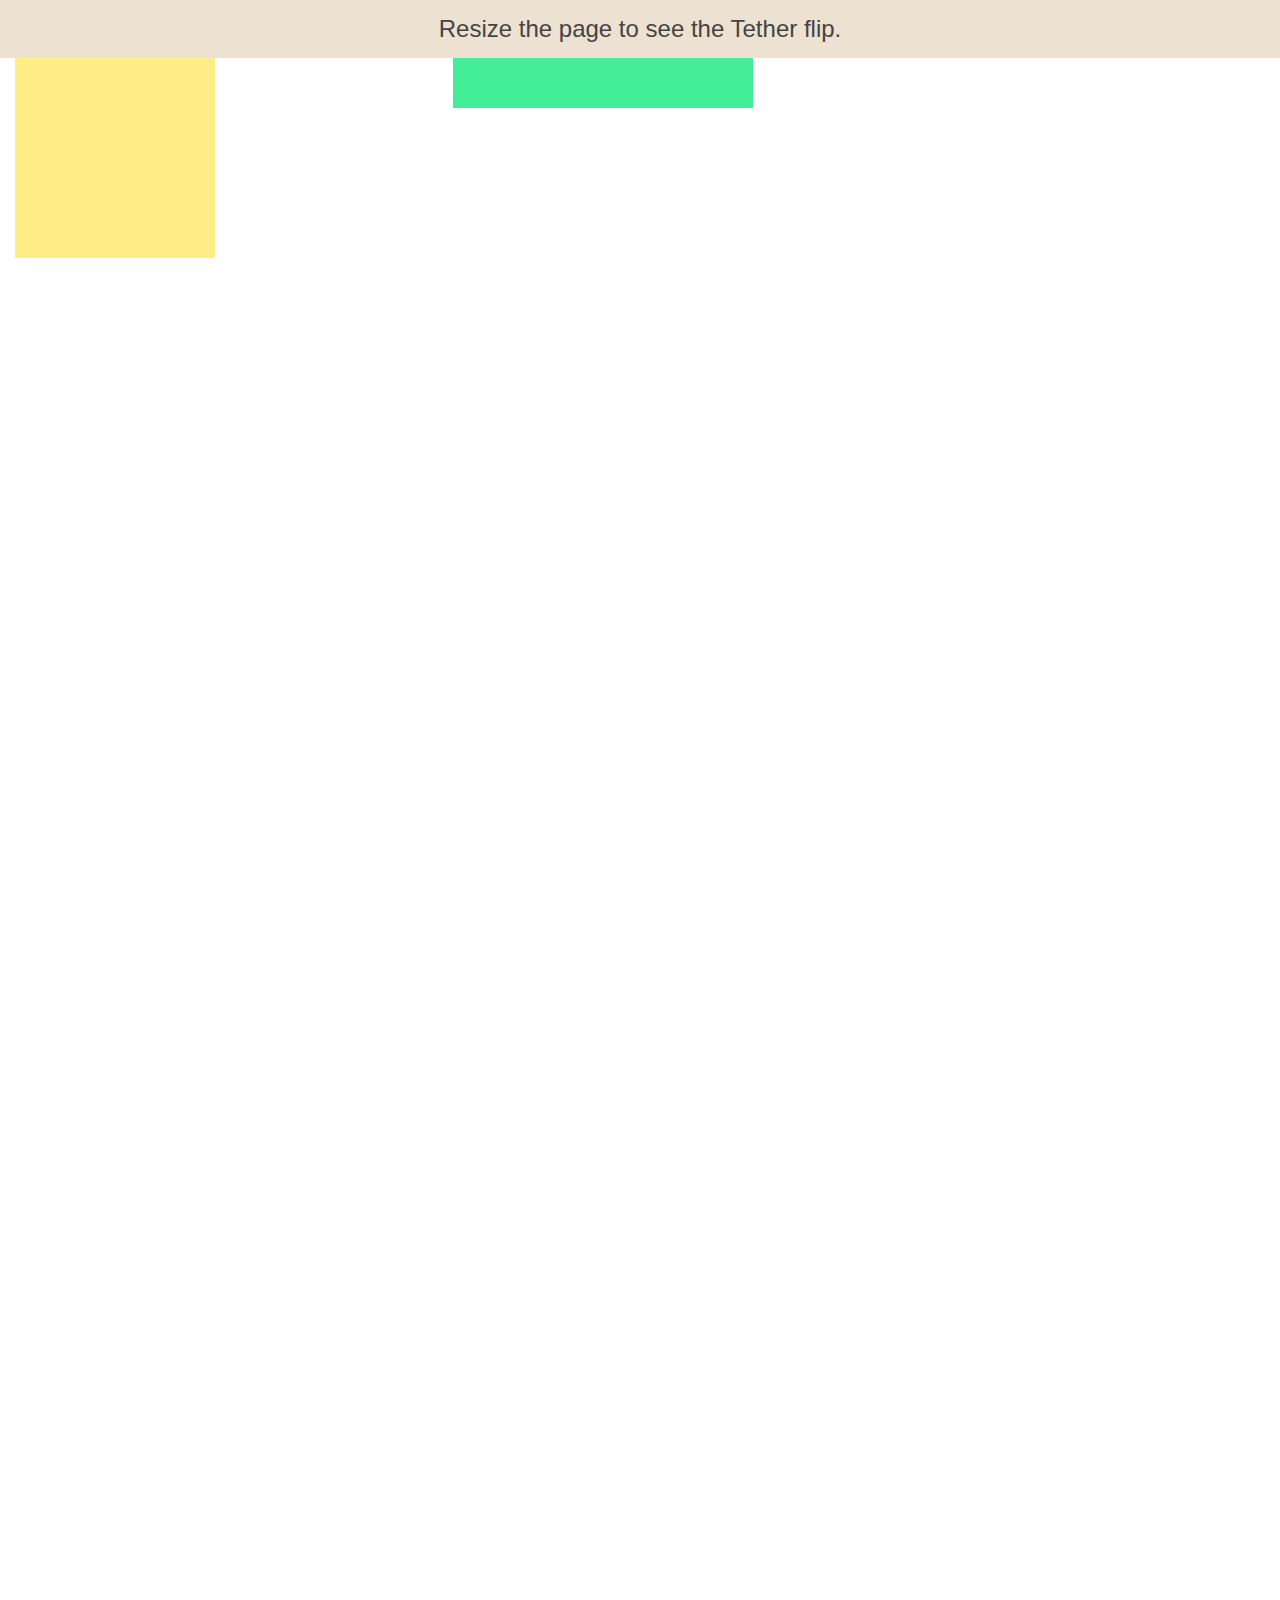
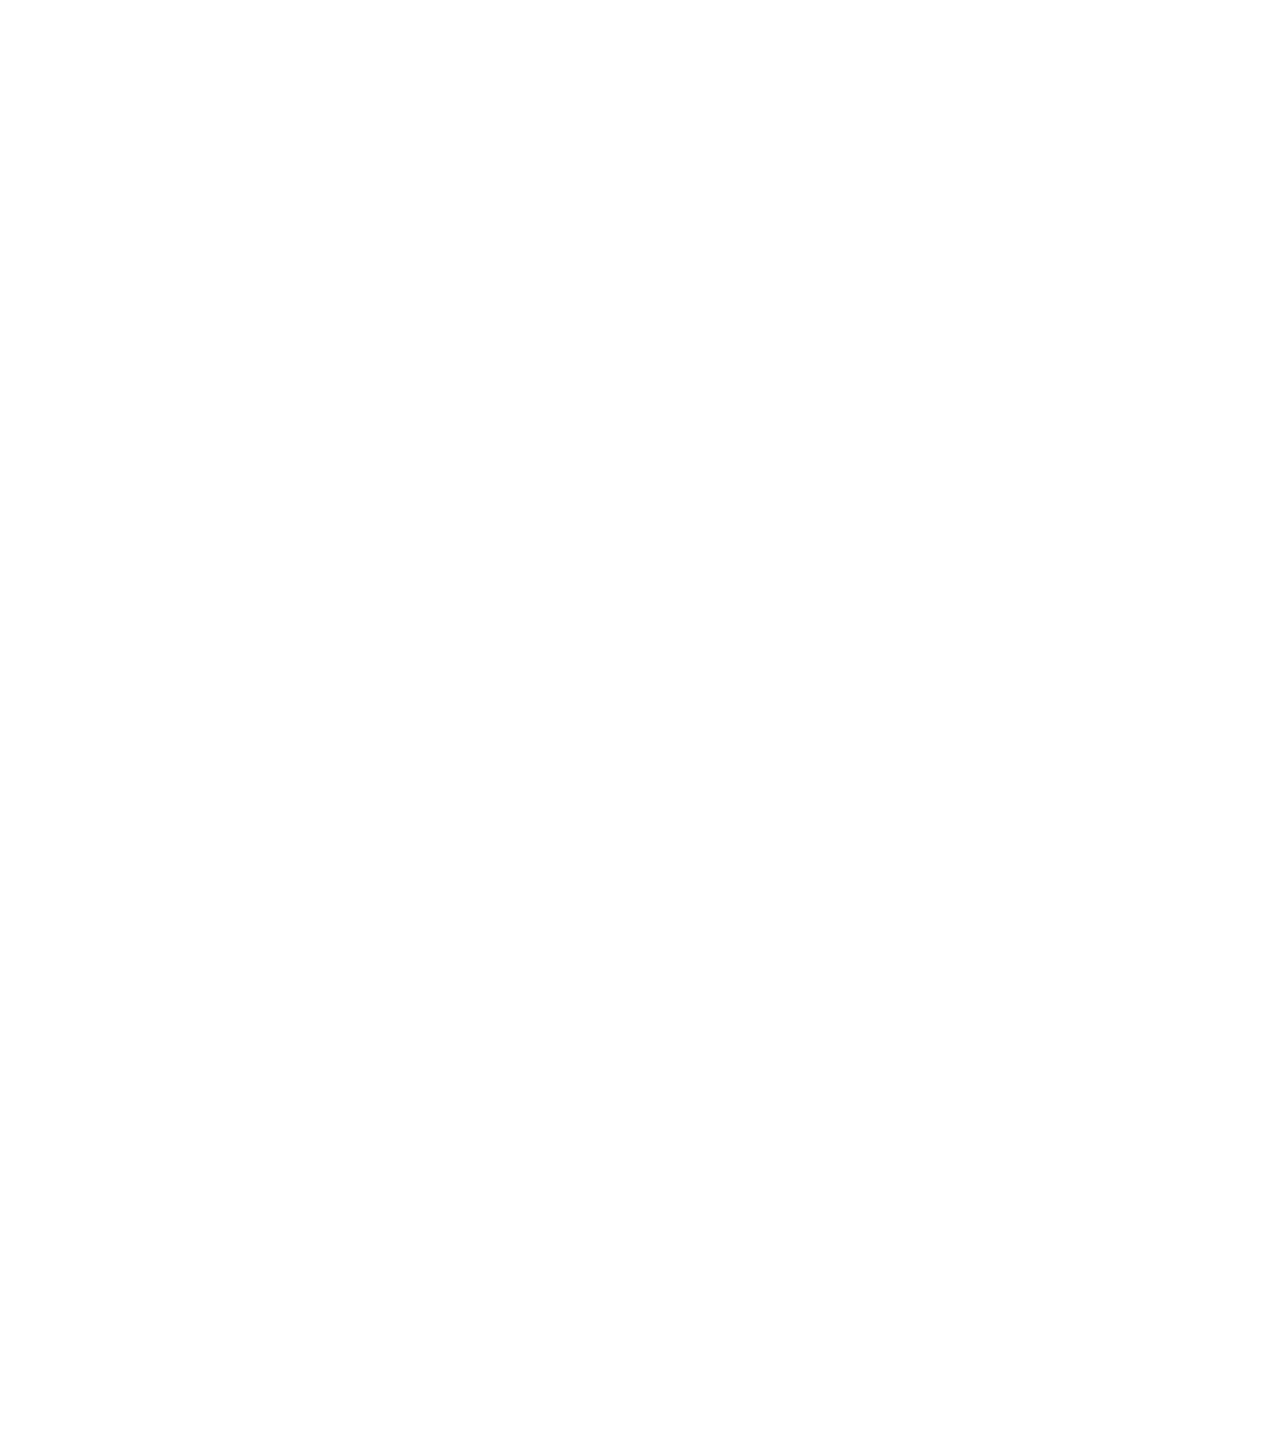
<file: js/tether-1.3.3/examples/simple/index.html>
<!DOCTYPE html>
<html>
    <head>
        <meta charset="utf-8">
        <meta http-equiv="X-UA-Compatible" content="chrome=1">
        <meta name="viewport" content="width=device-width, initial-scale=1, user-scalable=no">
        <link rel="stylesheet" href="../resources/css/base.css" />
        <link rel="stylesheet" href="../common/css/style.css" />
    </head>
    <body>
        <div class="instructions">Resize the page to see the Tether flip.</div>

        <div class="element"></div>
        <div class="target"></div>

        <script src="//github.hubspot.com/tether/dist/js/tether.js"></script>
        <script>
            new Tether({
                element: '.element',
                target: '.target',
                attachment: 'top left',
                targetAttachment: 'top right',
                constraints: [{
                    to: 'window',
                    attachment: 'together'
                }]
            });
        </script>
    </body>
</html>
</file>
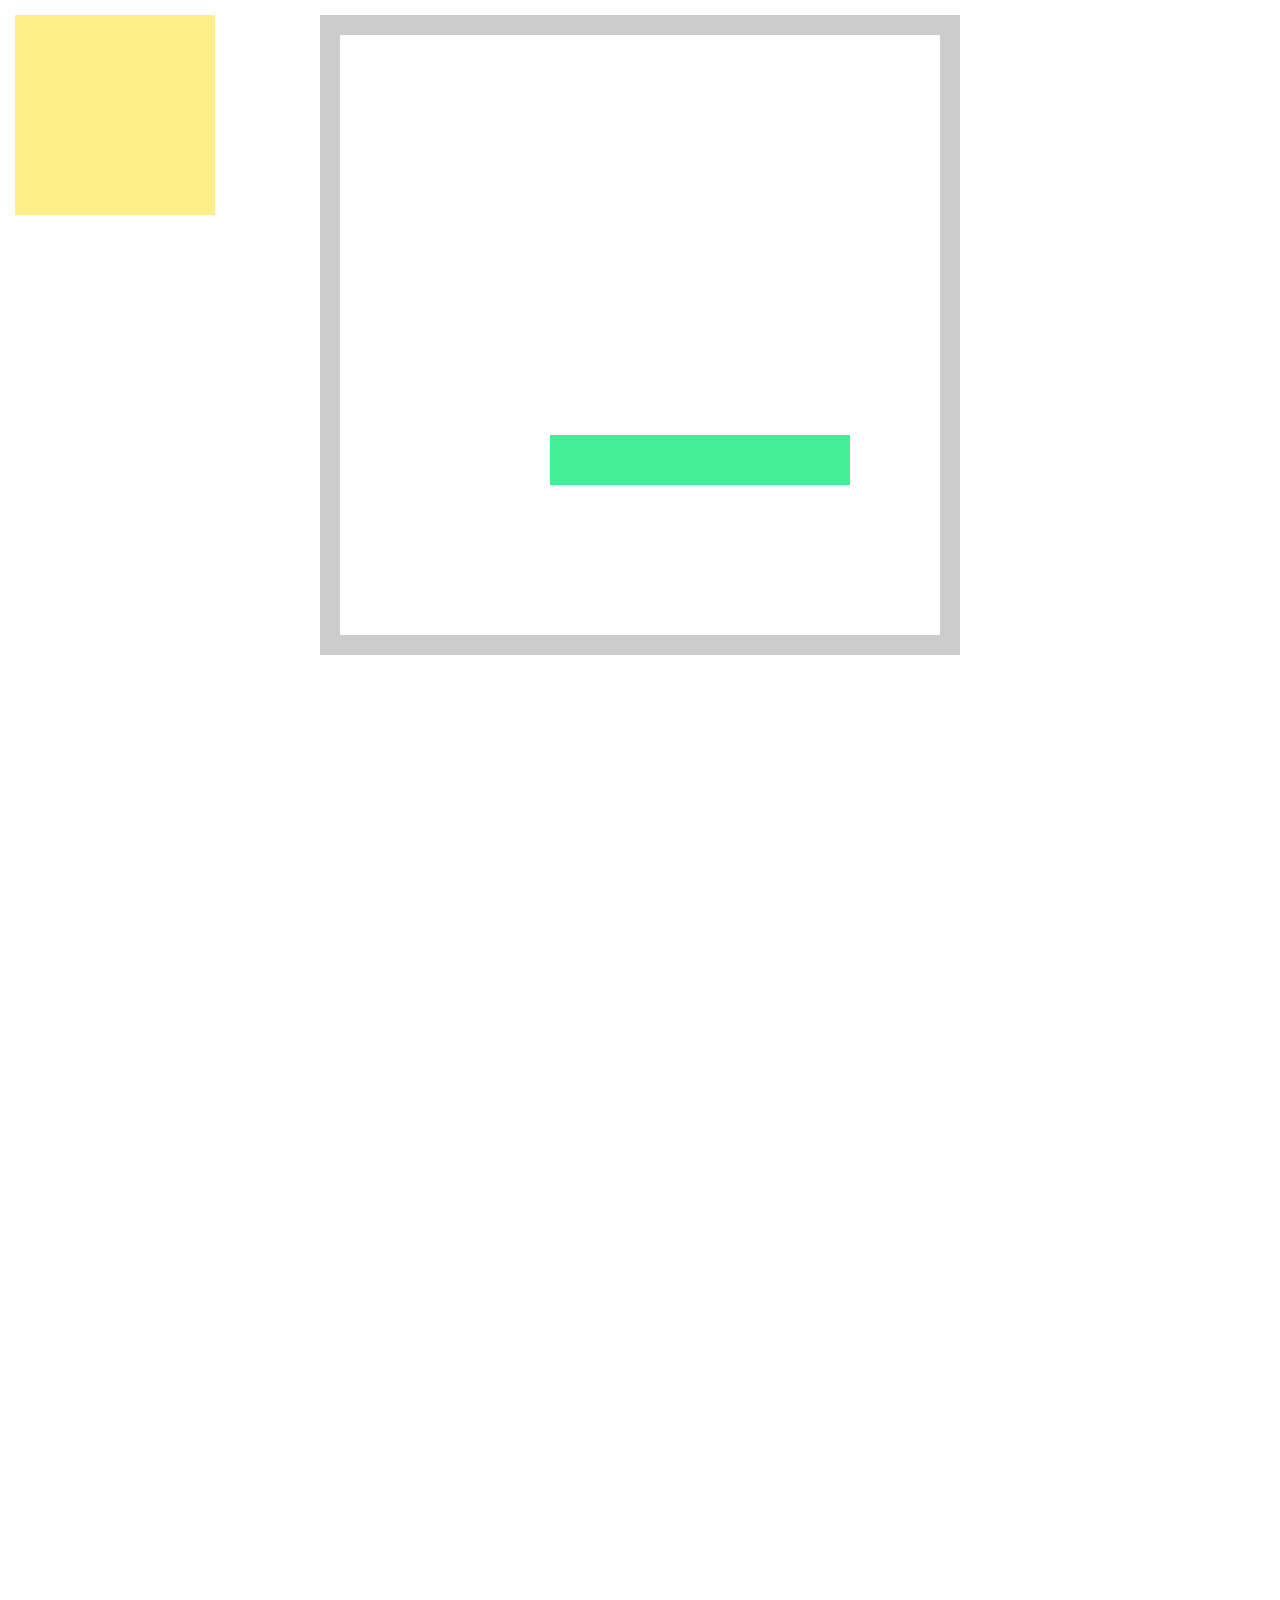
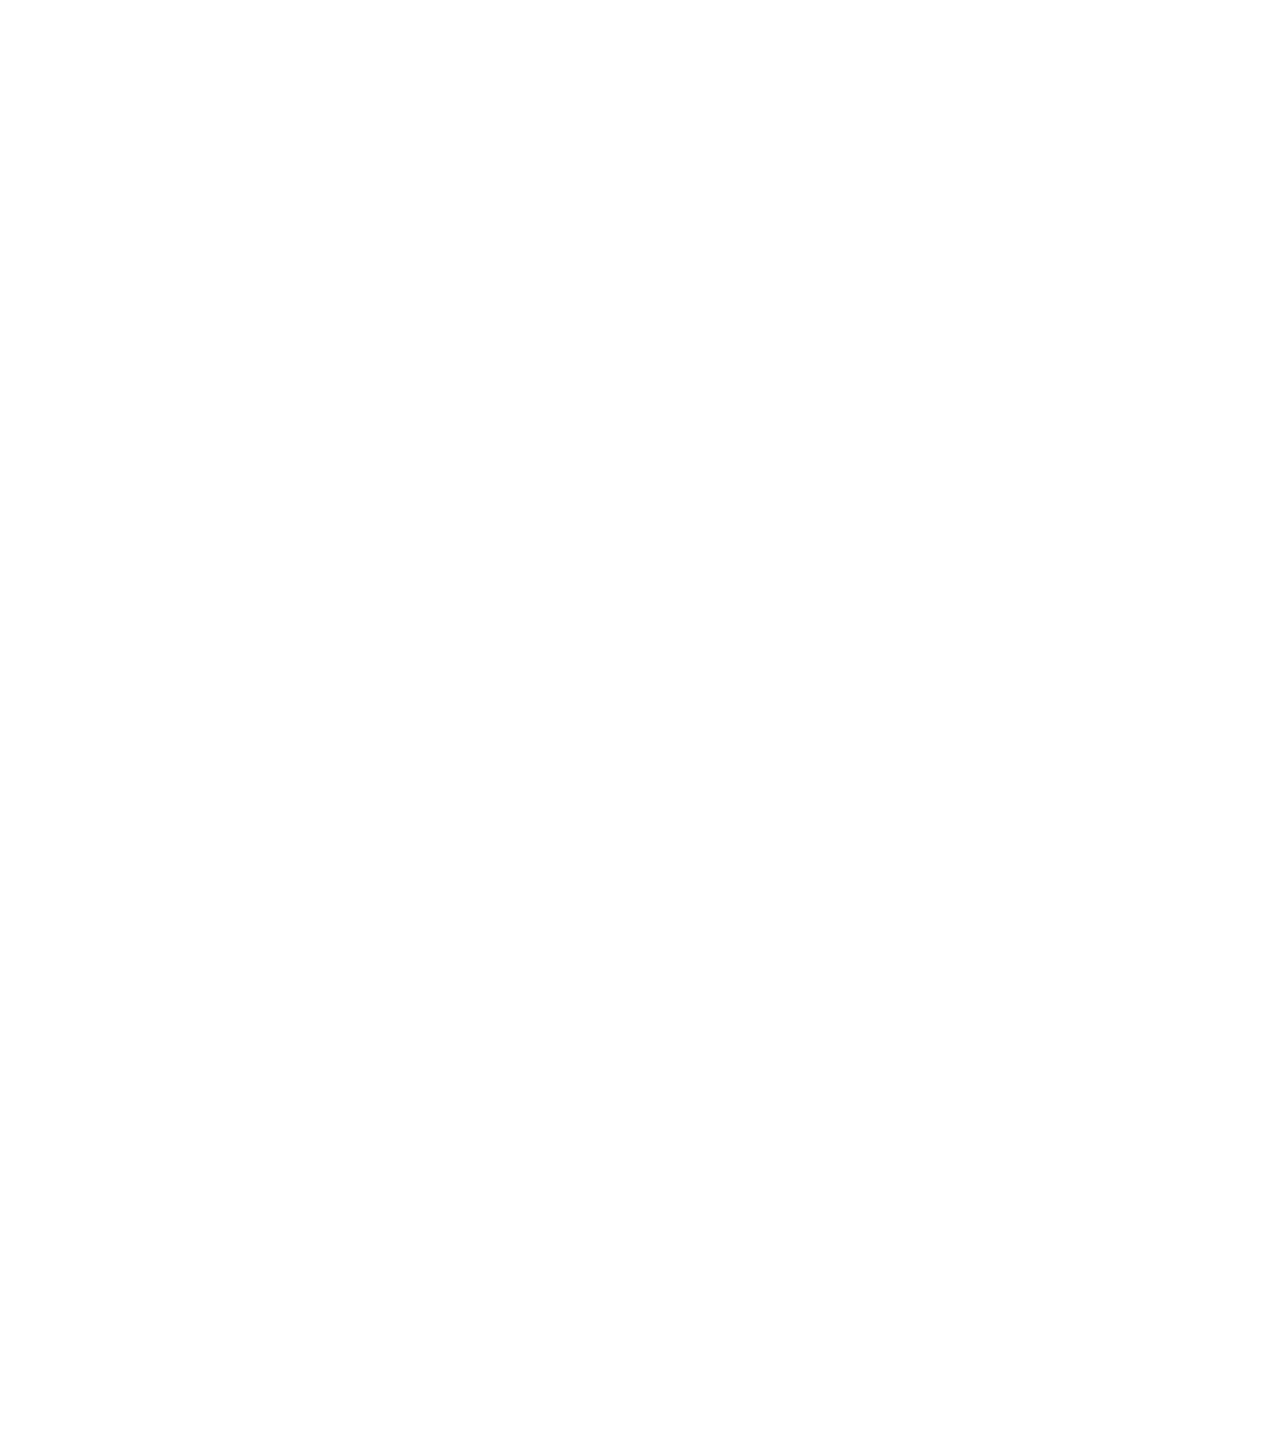
<file: js/tether-1.3.3/examples/testbed/index.html>
<!DOCTYPE html>
<html>
    <head>
        <meta charset="utf-8">
        <meta http-equiv="X-UA-Compatible" content="chrome=1">
        <meta name="viewport" content="width=device-width, initial-scale=1, user-scalable=no">
        <link rel="stylesheet" href="../resources/css/base.css" />
        <link rel="stylesheet" href="../common/css/style.css" />
    </head>
    <body>

        <div class="element">
        </div>

        <div class="container">
            <div class="pad"></div>
            <div class="target"></div>
            <div class="pad"></div>
            <div class="pad"></div>
        </div>

        <script src="//github.hubspot.com/tether/dist/js/tether.js"></script>
        <script>
            new Tether({
                element: '.element',
                target: '.target',
                attachment: 'top center',
                targetAttachment: 'bottom center',
                constraints: [{
                  to: 'scrollParent',
                  attachment: 'together'
                }]
            });
        </script>
    </body>
  </html>
</file>
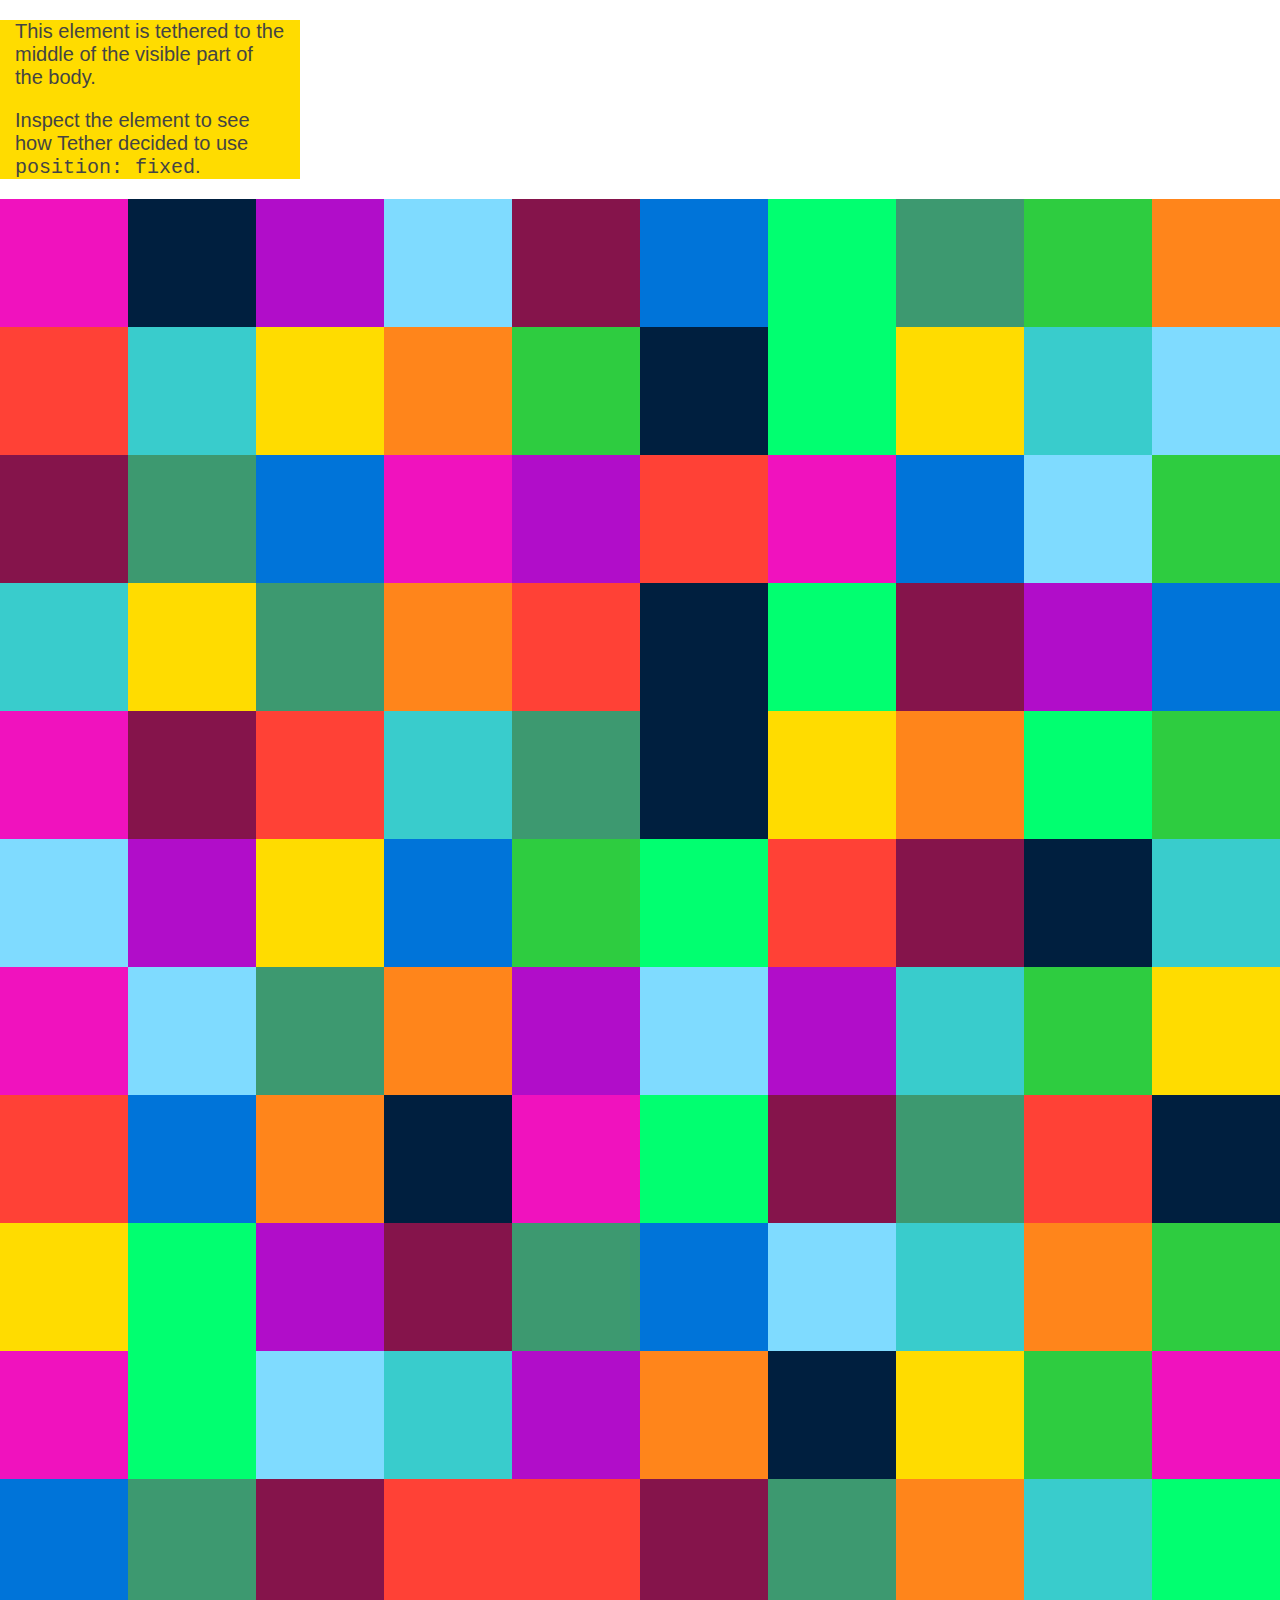
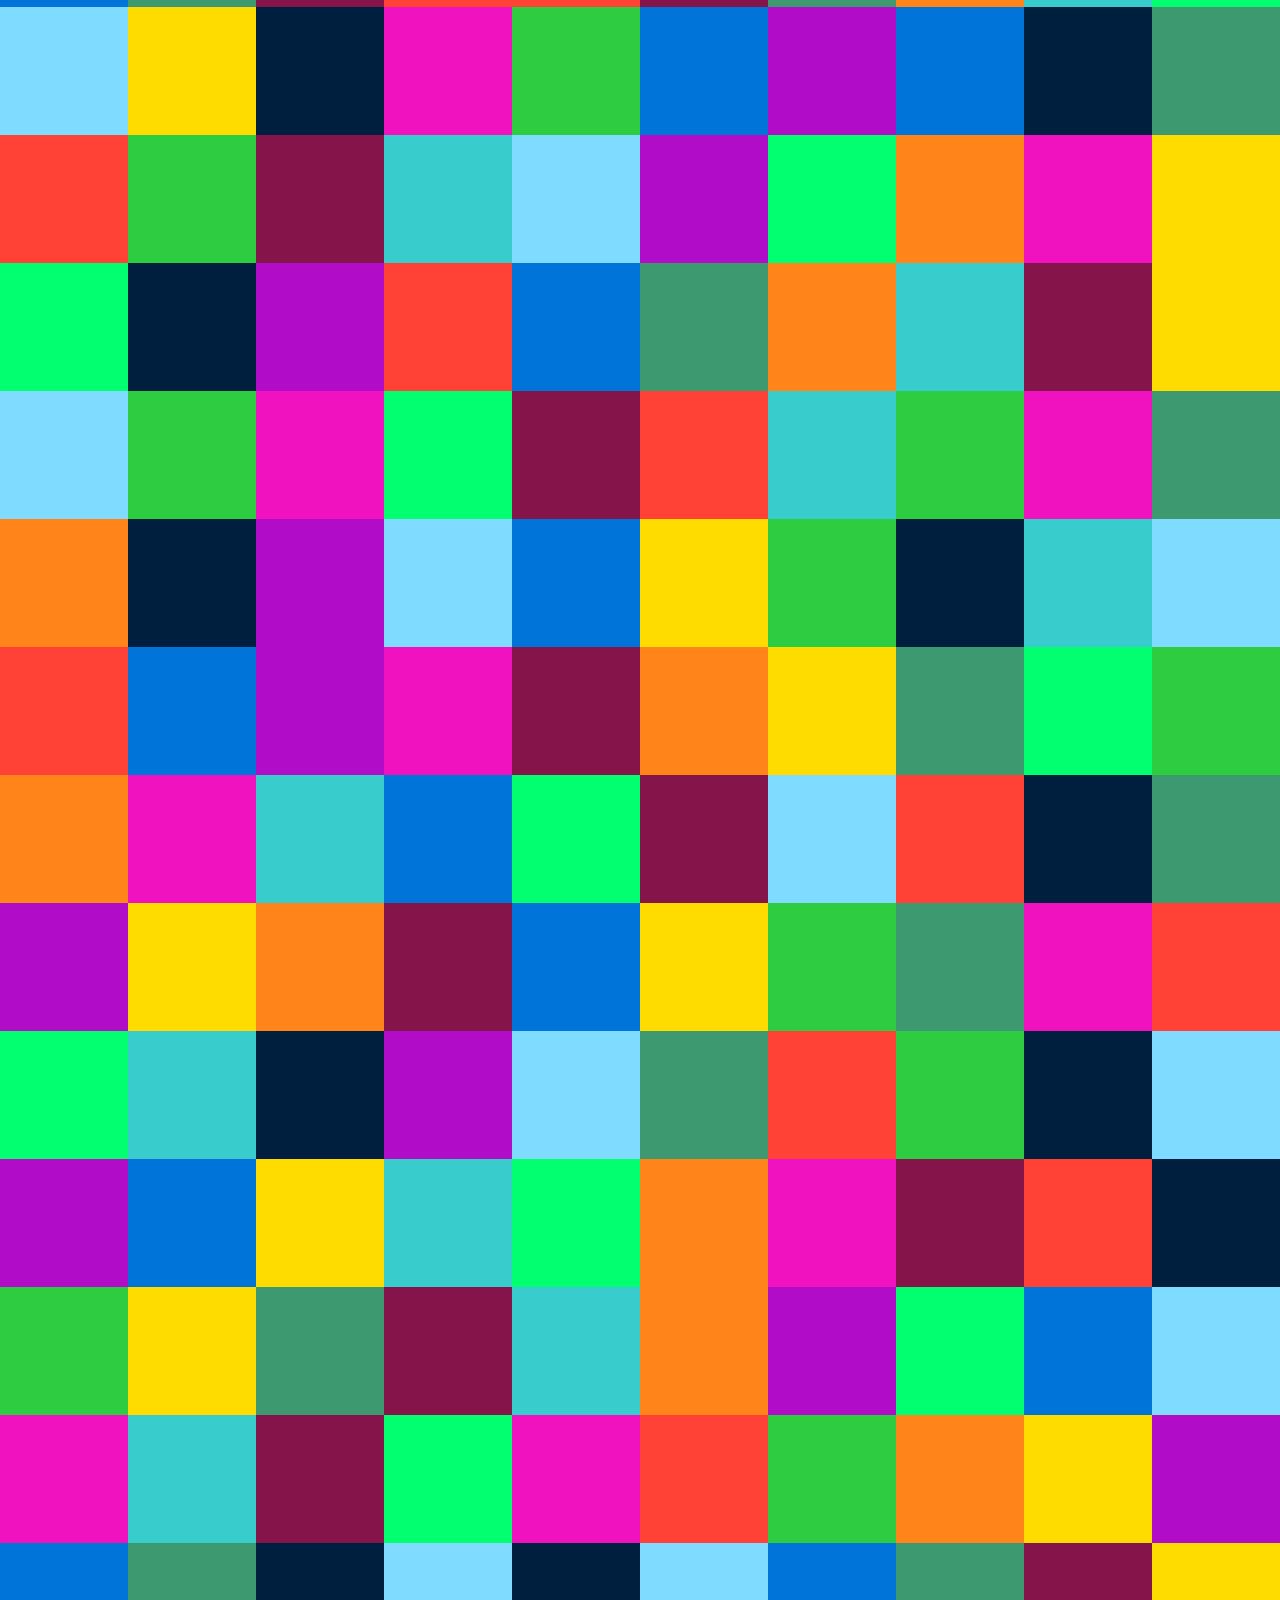
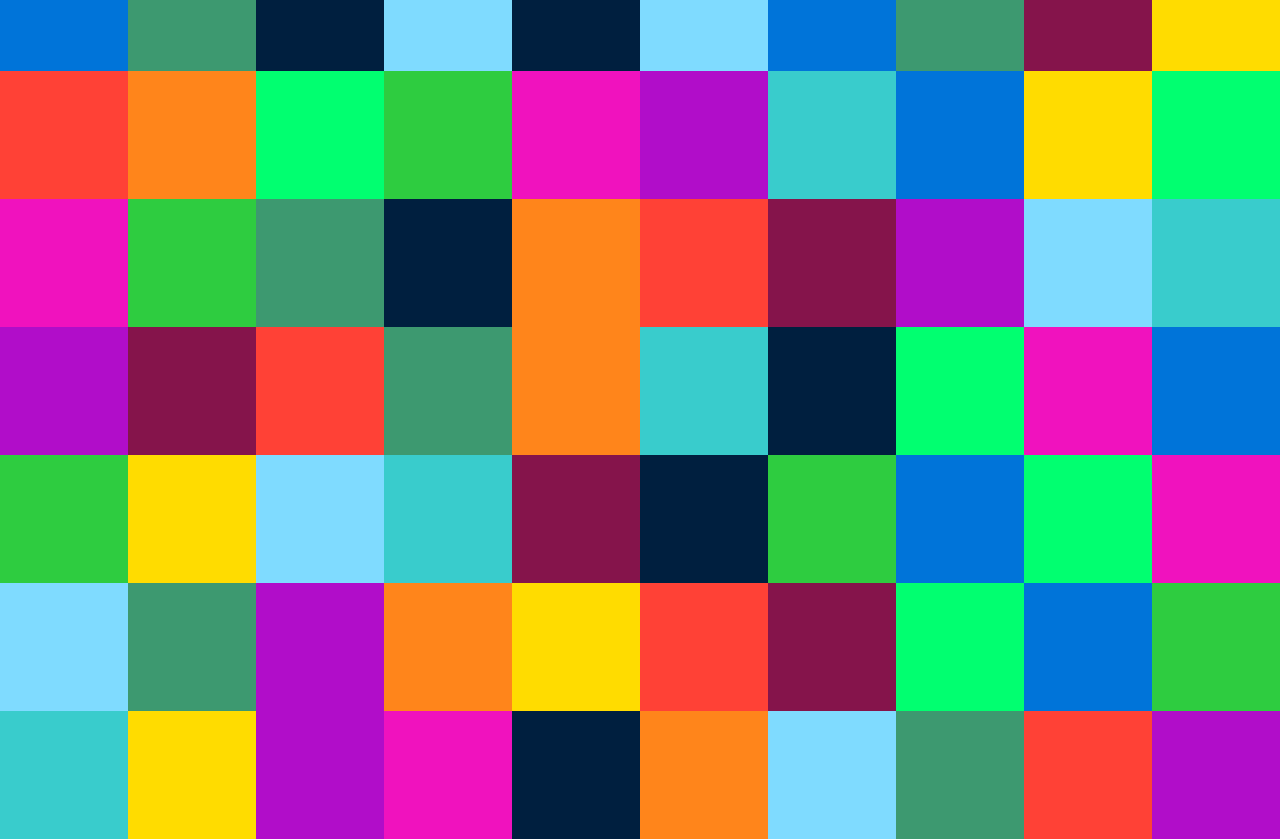
<file: js/tether-1.3.3/examples/viewport/index.html>
<!DOCTYPE html>
<html>
  <head>
    <link rel="stylesheet" href="../resources/css/base.css" />
    <link rel="stylesheet" href="./colors.css" />
    <style>
      * {
        box-sizing: border-box;
      }

      .element {
        background-color: #FFDC00;
        width: 80%;
        max-width: 300px;
        padding: 0 15px;
        font-size: 20px;
        box-shadow: 0 0 0 2px rgba(255, 255, 255, 0.3);
      }

      @media (max-width: 380px) {
        .element {
          font-size: 16px;
        }
      }

      .bit {
        width: 10vw;
        height: 10vw;
        float: left;
      }
    </style>
  </head>
  <body>
    <div class="element">
      <p>This element is tethered to the middle of the visible part of the body.</p>

      <p>Inspect the element to see how Tether decided
      to use <code>position: fixed</code>.</p>
    </div>

    <script src="//github.hubspot.com/tether/dist/js/tether.js"></script>
    <script>
      new Tether({
        element: '.element',
        target: document.body,
        attachment: 'middle center',
        targetAttachment: 'middle center',
        targetModifier: 'visible'
      });
    </script>

    <script>
      // Random colors bit, don't mind this
      colors = ['navy', 'blue', 'aqua', 'teal', 'olive', 'green', 'lime',
        'yellow', 'orange', 'red', 'fuchsia', 'purple', 'maroon'];

      curColors = null;
      for(var i=300; i--;){
        if (!curColors || !curColors.length)
          curColors = colors.slice(0);

        var bit = document.createElement('div')
        var index = (Math.random() * curColors.length)|0;
        bit.className = 'bit bg-' + curColors[index]
        curColors.splice(index, 1);
        document.body.appendChild(bit);
      }
    </script>
  </body>
</html>
</file>
<file: js/tether-1.3.3/examples/resources/css/base.css>
body {
    font-family: "Helvetica Neue", sans-serif;
    color: #444;
    margin: 0px;
}

a {
    cursor: pointer;
    color: blue;
}
</file>
<file: js/tether-1.3.3/examples/common/css/style.css>
body {
    min-height: 3000px;
}
.element {
    width: 200px;
    height: 200px;
    background-color: #fe8;
    position: absolute;
    z-index: 6;
}

.target {
    width: 300px;
    height: 50px;
    margin: 0 35%;
    background-color: #4e9;
}

.container {
    height: 600px;
    overflow: scroll;
    width: 600px;
    border: 20px solid #CCC;
    margin-top: 100px;
}

body {
    padding: 15px;
}

body > .container {
    margin: 0 auto;
}

.pad {
    height: 400px;
    width: 100px;
}

.instructions {
    width: 100%;
    text-align: center;
    font-size: 24px;
    padding: 15px;
    background-color: rgba(210, 180, 140, 0.4);
    margin: -15px -15px 0 -15px;
}
</file>
<file: js/tether-1.3.3/examples/viewport/colors.css>
@charset "UTF-8";
/****

   colors.css v1.0 For a friendlier looking web
   MIT License • http://clrs.cc • http://github.com/mrmrs/colors

   Author: mrmrs
           http://mrmrs.cc
           @mrmrs_

****/
/*

   SKINS
   • Backgrounds
   • Colors

*/
/* Backgrounds */
.bg-navy {
  background-color: #001f3f; }

.bg-blue {
  background-color: #0074d9; }

.bg-aqua {
  background-color: #7fdbff; }

.bg-teal {
  background-color: #39cccc; }

.bg-olive {
  background-color: #3d9970; }

.bg-green {
  background-color: #2ecc40; }

.bg-lime {
  background-color: #01ff70; }

.bg-yellow {
  background-color: #ffdc00; }

.bg-orange {
  background-color: #ff851b; }

.bg-red {
  background-color: #ff4136; }

.bg-fuchsia {
  background-color: #f012be; }

.bg-purple {
  background-color: #b10dc9; }

.bg-maroon {
  background-color: #85144b; }

.bg-white {
  background-color: white; }

.bg-gray {
  background-color: #aaaaaa; }

.bg-silver {
  background-color: #dddddd; }

.bg-black {
  background-color: #111111; }

/* Colors */
.navy {
  color: #001f3f; }

.blue {
  color: #0074d9; }

.aqua {
  color: #7fdbff; }

.teal {
  color: #39cccc; }

.olive {
  color: #3d9970; }

.green {
  color: #2ecc40; }

.lime {
  color: #01ff70; }

.yellow {
  color: #ffdc00; }

.orange {
  color: #ff851b; }

.red {
  color: #ff4136; }

.fuchsia {
  color: #f012be; }

.purple {
  color: #b10dc9; }

.maroon {
  color: #85144b; }

.white {
  color: white; }

.silver {
  color: #dddddd; }

.gray {
  color: #aaaaaa; }

.black {
  color: #111111; }

/* PRETTIER LINKS */
a {
  text-decoration: none;
  -webkit-transition: color .3s ease-in-out;
  transition: color .3s ease-in-out; }

a:link {
  color: #0074d9;
  -webkit-transition: color .3s ease-in-out;
  transition: color .3s ease-in-out; }

a:visited {
  color: #b10dc9; }

a:hover {
  color: #7fdbff;
  -webkit-transition: color .3s ease-in-out;
  transition: color .3s ease-in-out; }

a:active {
  color: #ff851b;
  -webkit-transition: color .3s ease-in-out;
  transition: color .3s ease-in-out; }
</file>
